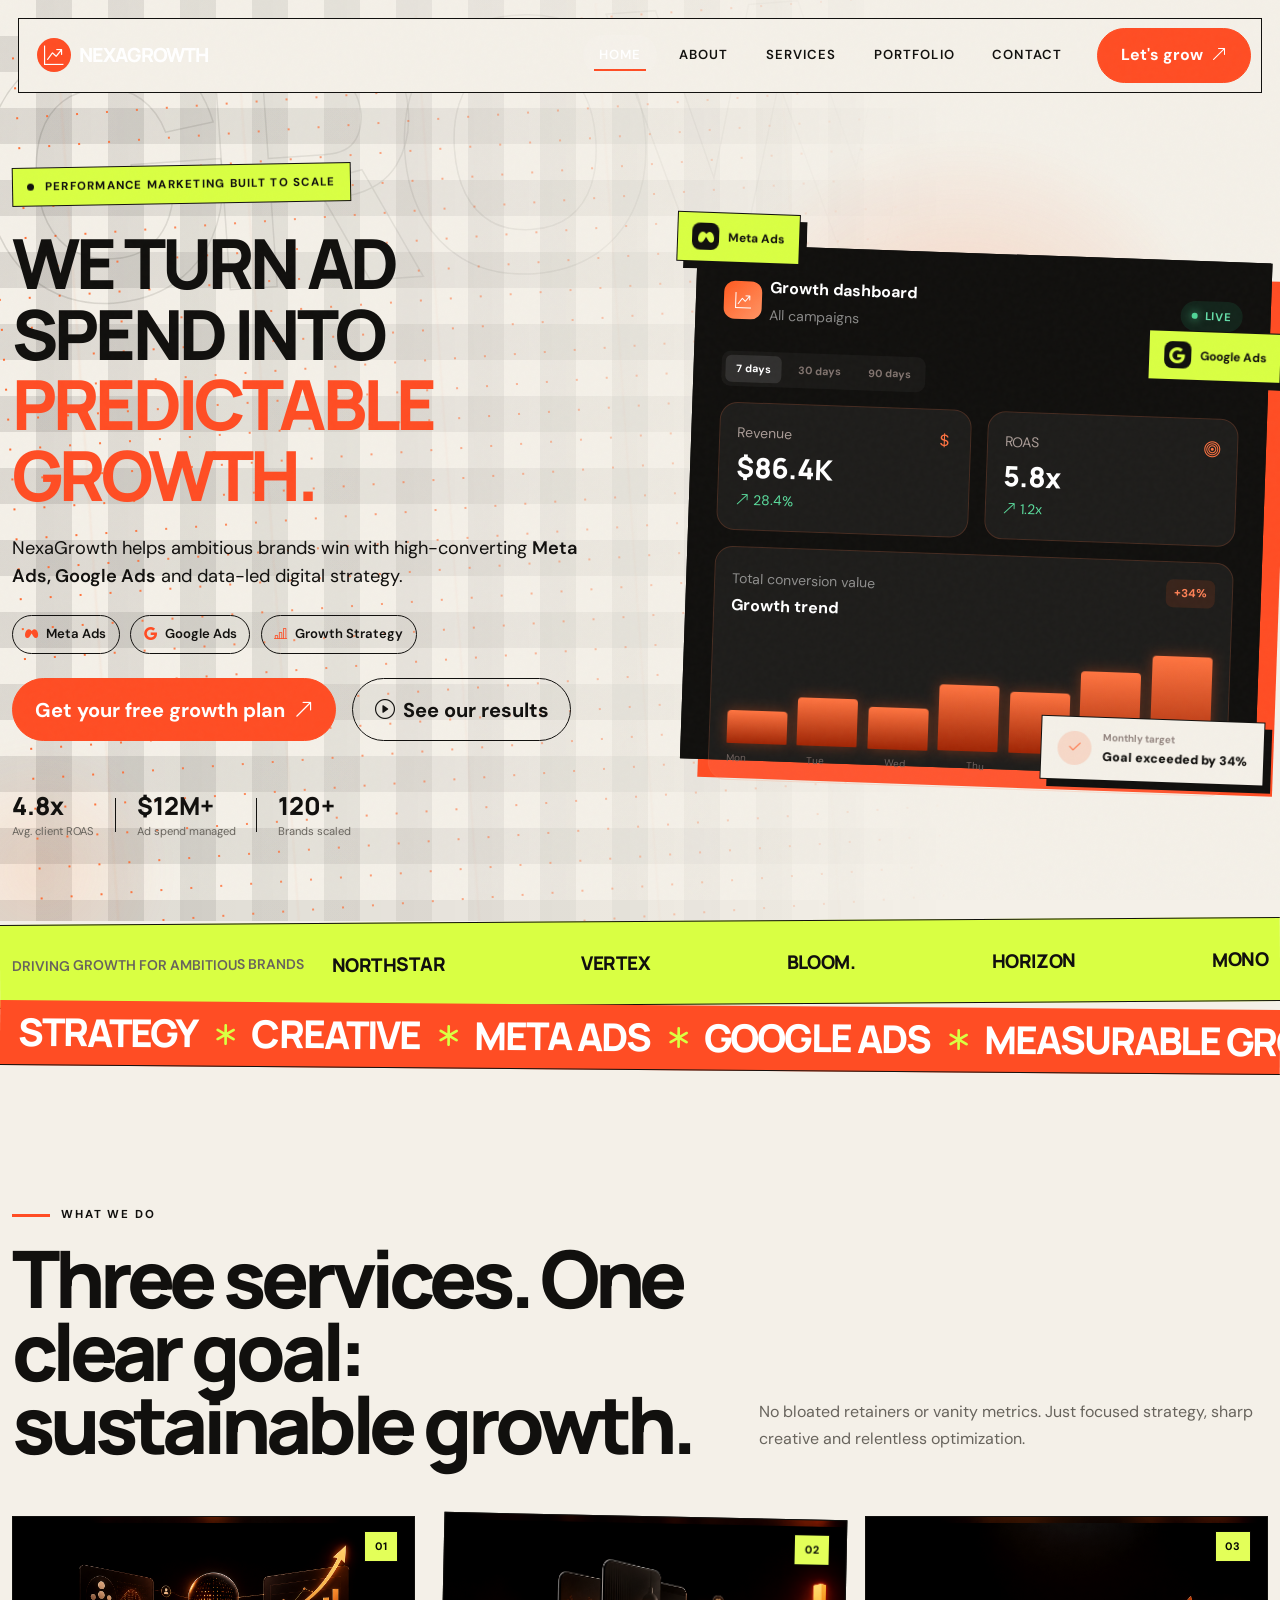
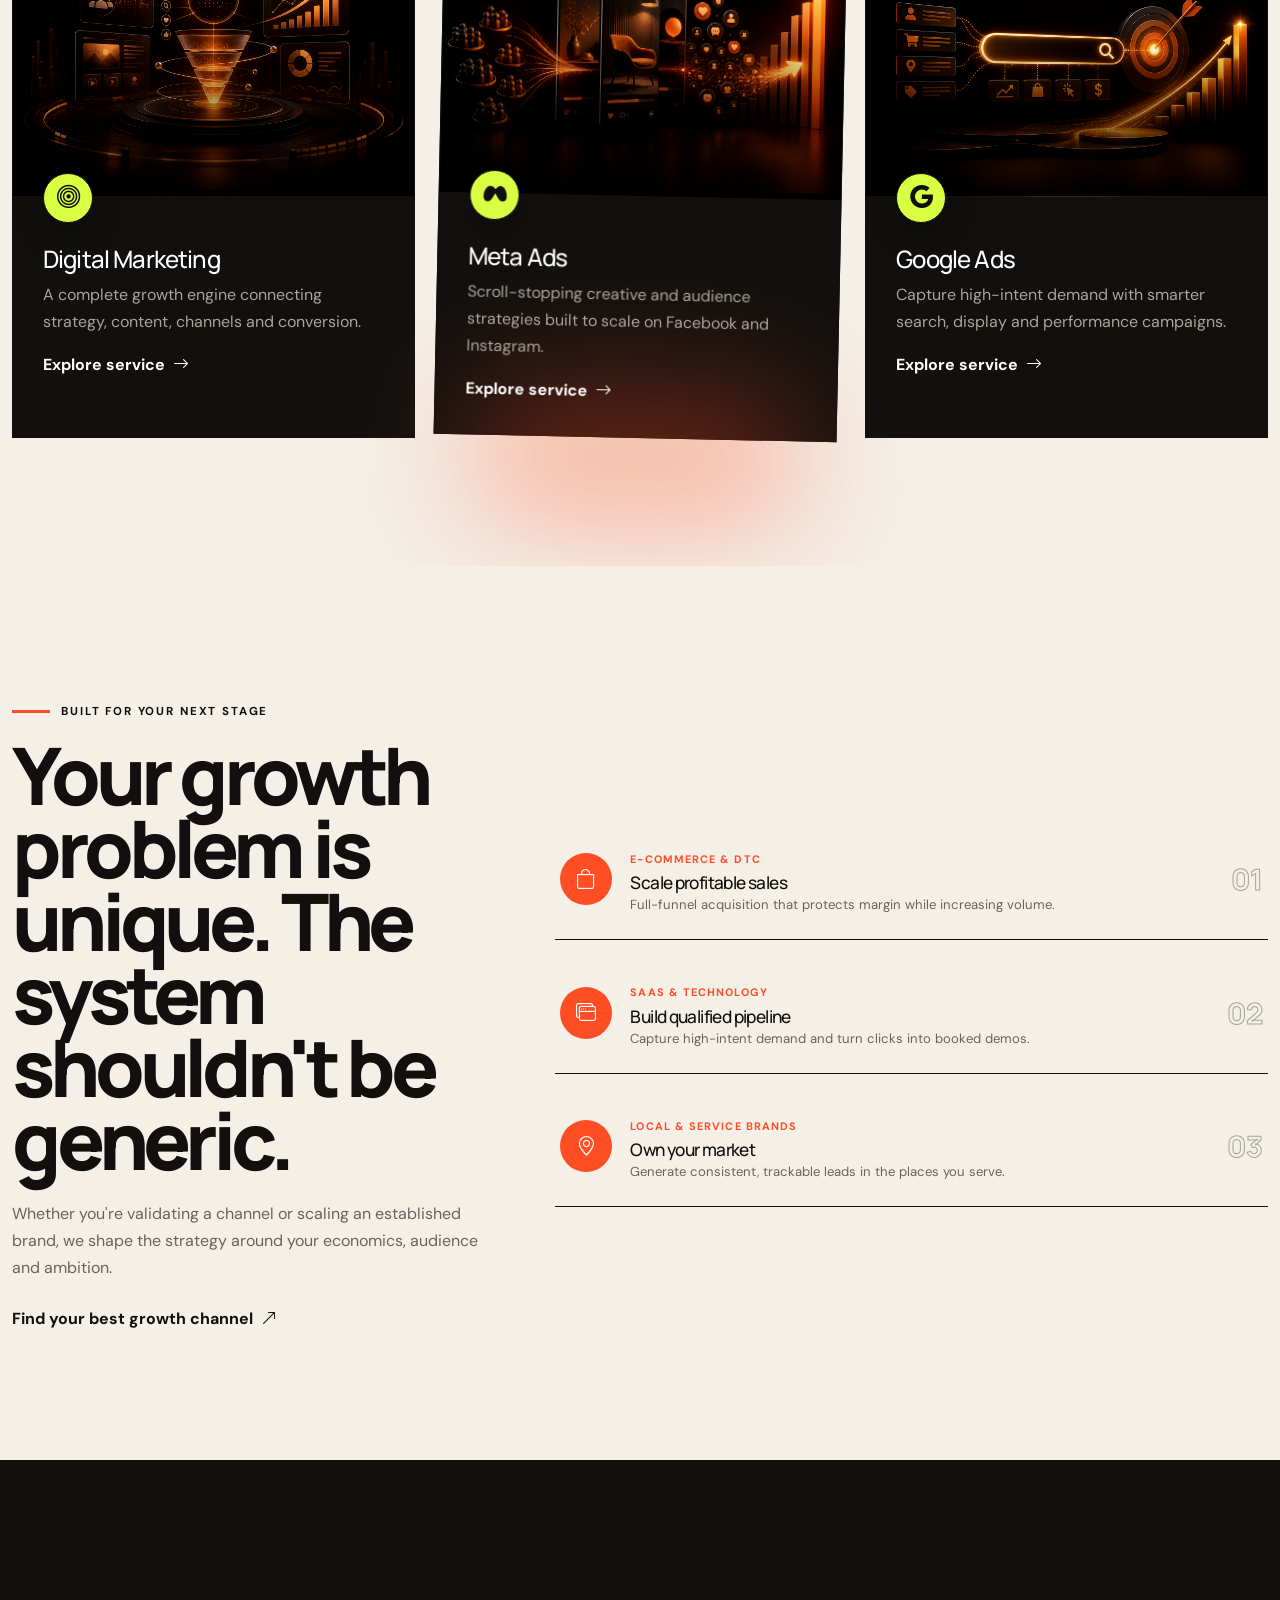
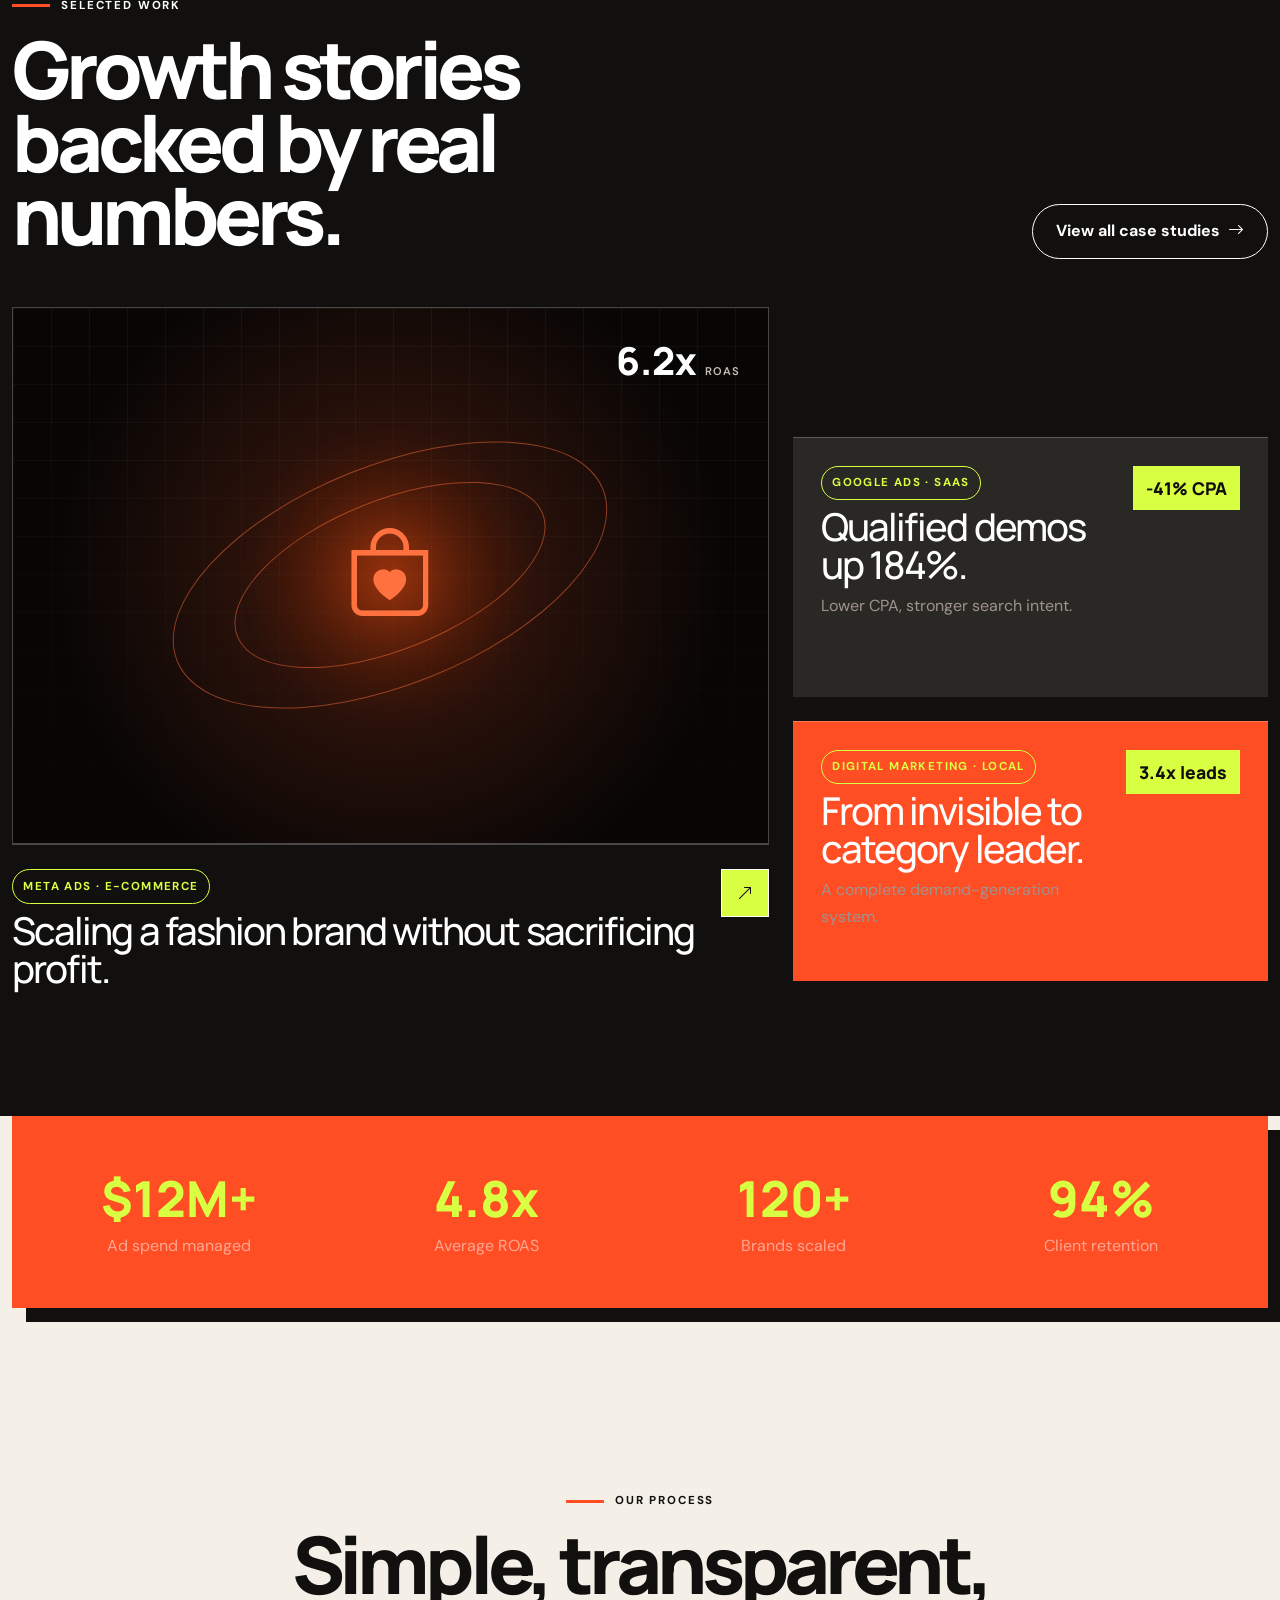
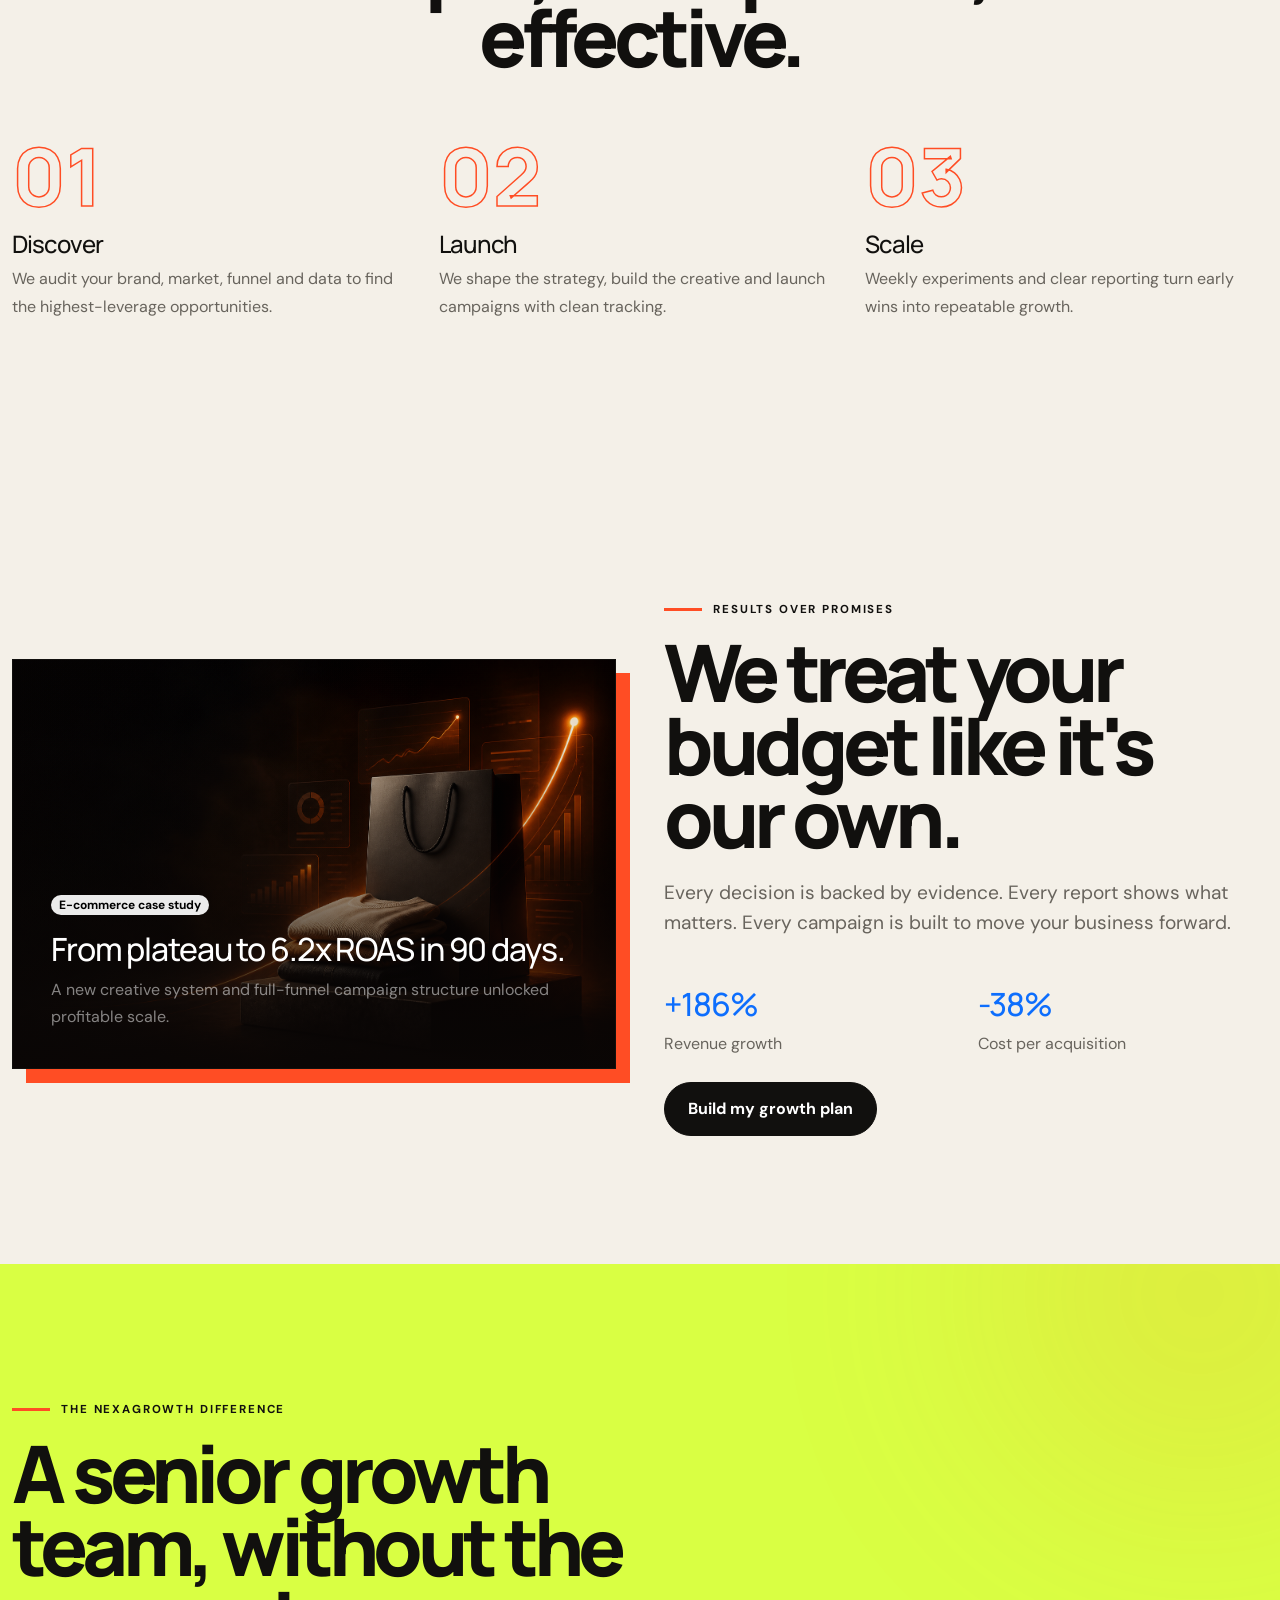
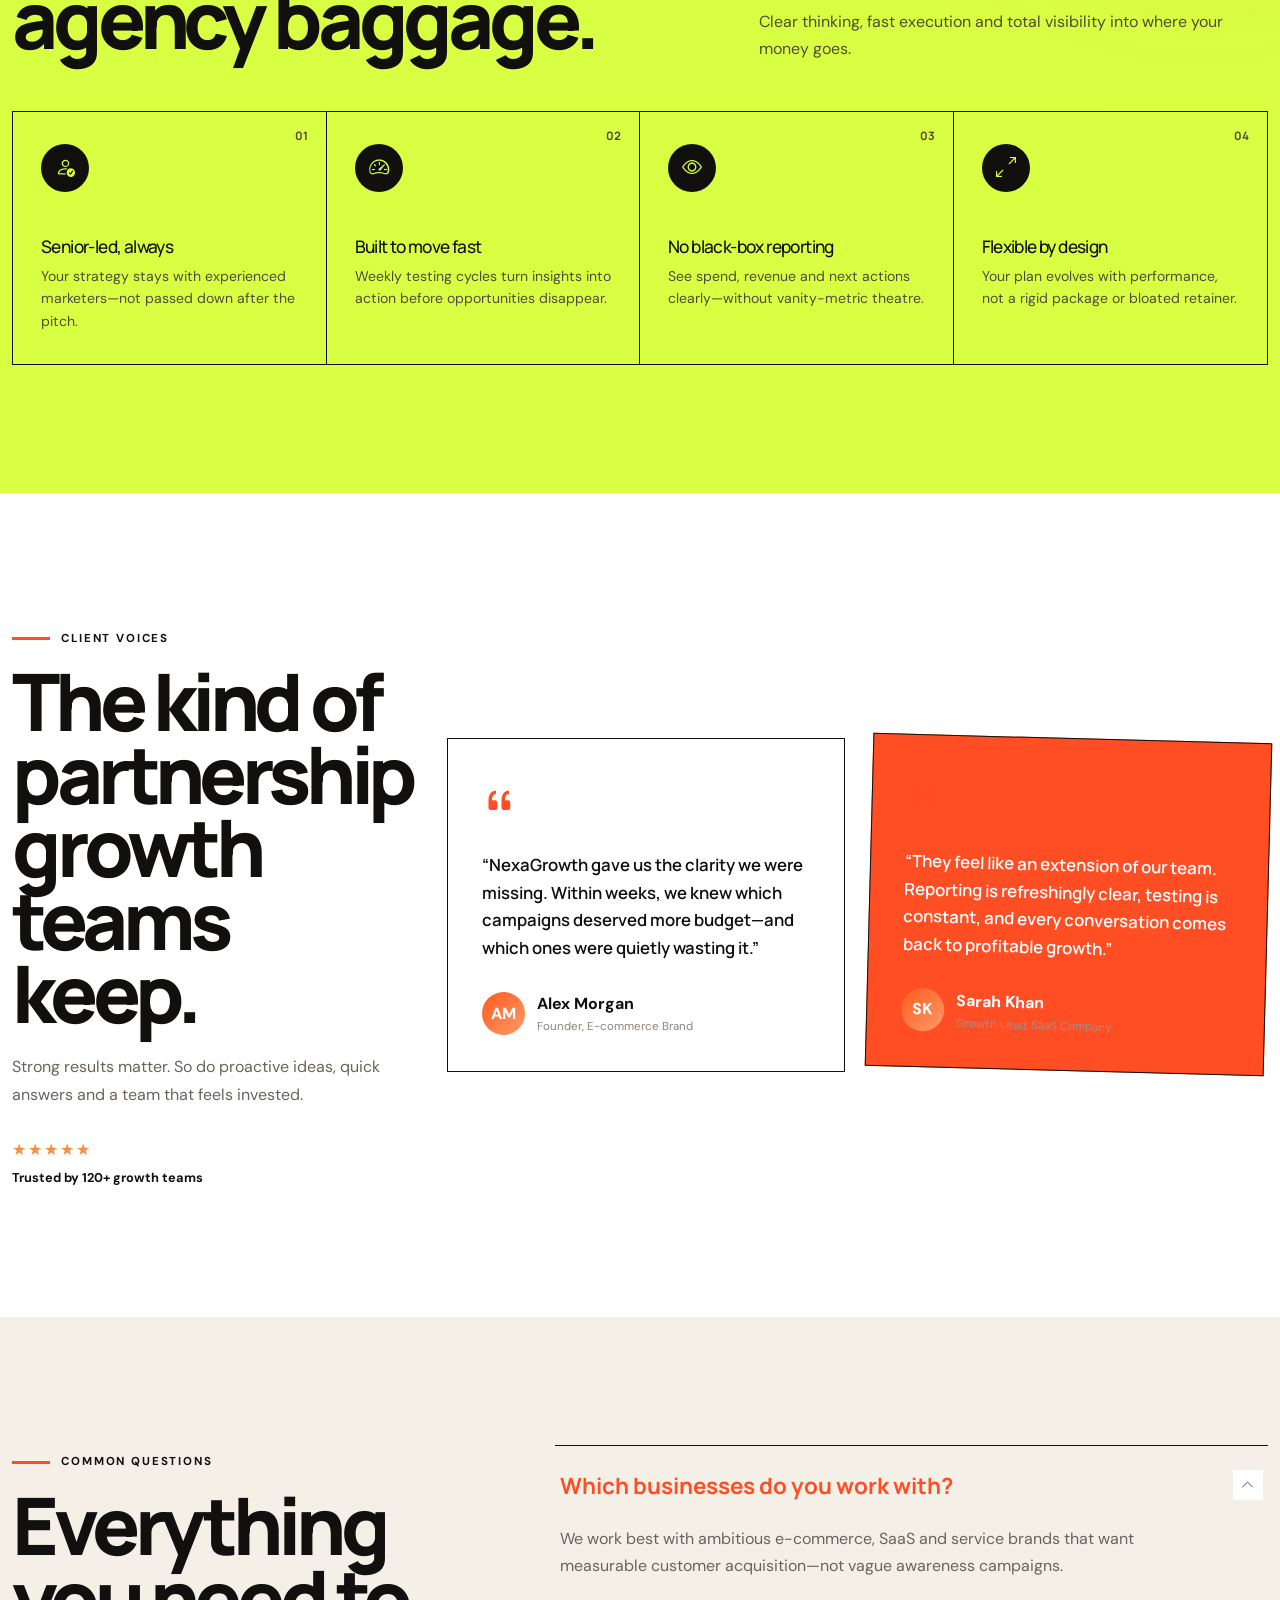
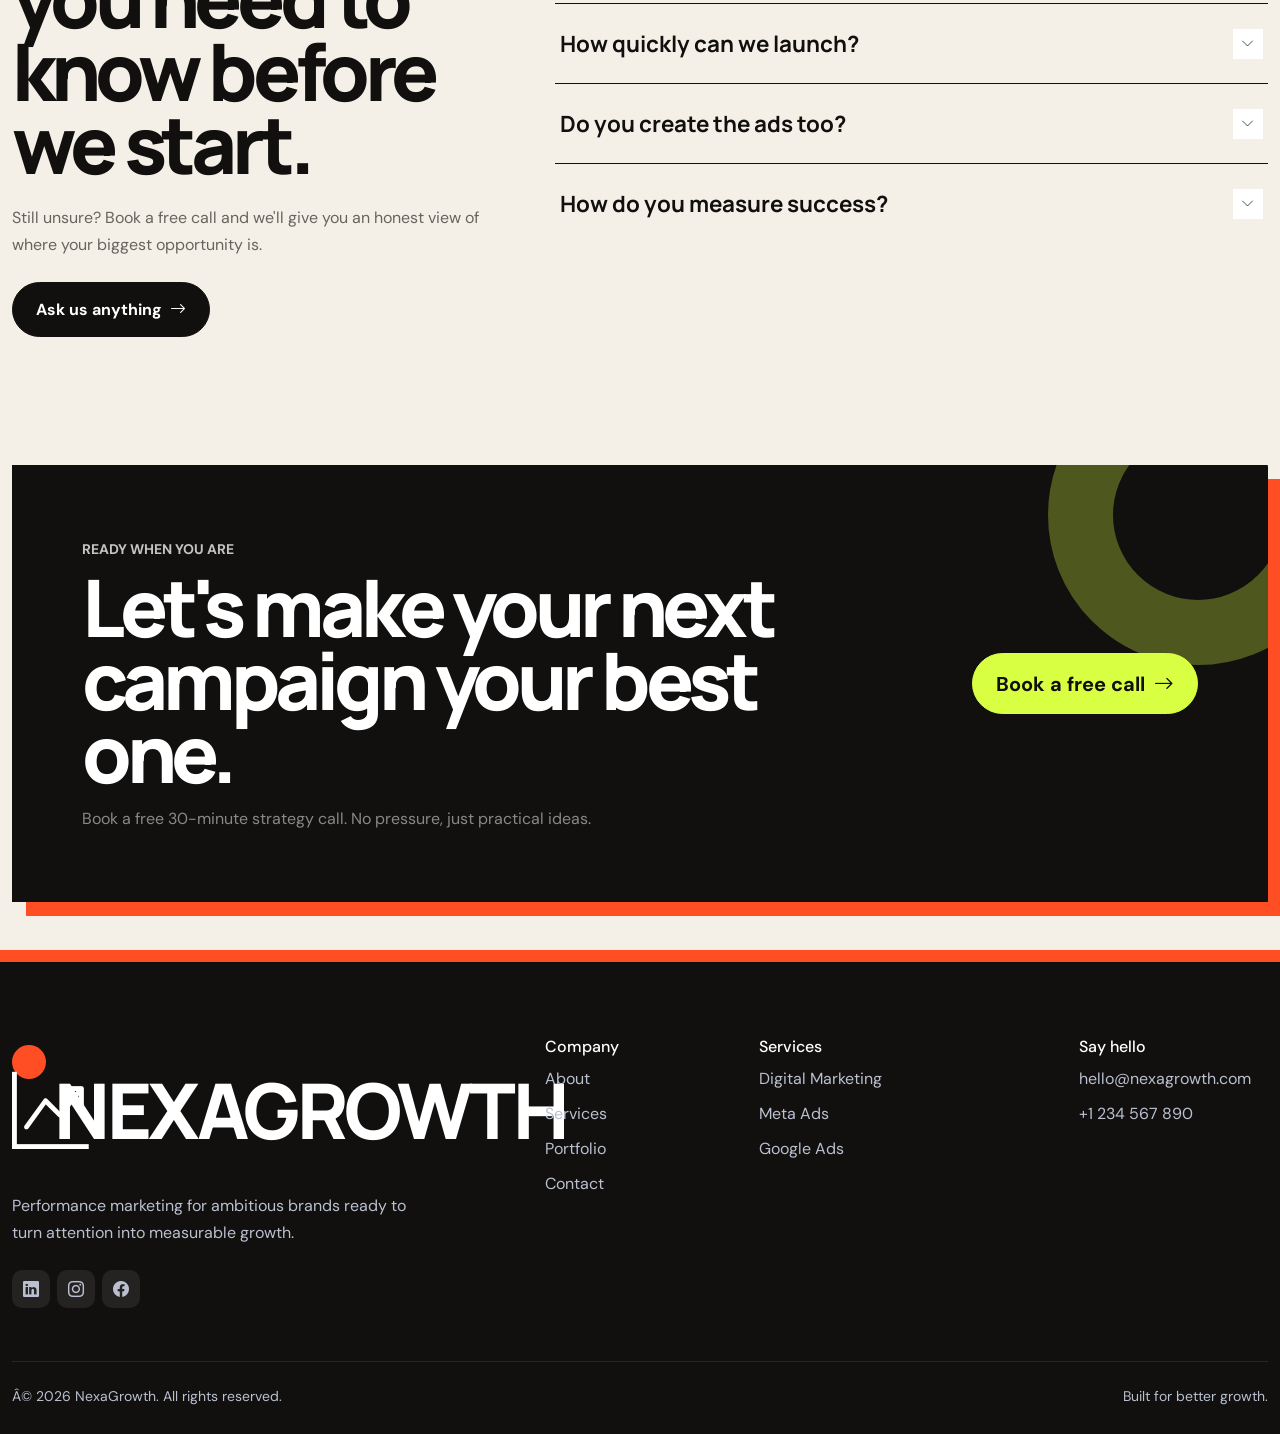
<file: index.html>
﻿<!doctype html><html lang="en"><head><meta charset="utf-8"><meta name="viewport" content="width=device-width,initial-scale=1"><meta name="description" content="NexaGrowth helps ambitious brands grow through digital marketing, Meta Ads and Google Ads."><title>NexaGrowth â€” Performance Marketing Agency</title><link href="https://cdn.jsdelivr.net/npm/bootstrap@5.3.3/dist/css/bootstrap.min.css" rel="stylesheet"><link href="https://cdn.jsdelivr.net/npm/bootstrap-icons@1.11.3/font/bootstrap-icons.css" rel="stylesheet"><link rel="stylesheet" href="css/style.css"></head><body>
<nav class="navbar navbar-expand-lg fixed-top"><div class="container"><a class="navbar-brand" href="index.html"><span class="brand-mark"><i class="bi bi-graph-up-arrow"></i></span>NexaGrowth</a><button class="navbar-toggler border-0" data-bs-toggle="collapse" data-bs-target="#nav"><span class="navbar-toggler-icon"></span></button><div class="collapse navbar-collapse" id="nav"><ul class="navbar-nav ms-auto align-items-lg-center"><li class="nav-item"><a class="nav-link active" href="index.html">Home</a></li><li><a class="nav-link" href="about.html">About</a></li><li><a class="nav-link" href="services.html">Services</a></li><li><a class="nav-link" href="portfolio.html">Portfolio</a></li><li><a class="nav-link" href="contact.html">Contact</a></li><li class="ms-lg-3"><a class="btn btn-primary" href="contact.html">Let's grow <i class="bi bi-arrow-up-right ms-1"></i></a></li></ul></div></div></nav>
<main><section class="hero"><div class="hero-glow hero-glow-one"></div><div class="hero-glow hero-glow-two"></div><div class="container"><div class="row align-items-center g-5"><div class="col-lg-6"><div class="hero-copy"><span class="hero-kicker mb-4"><span class="status-dot"></span>Performance marketing built to scale</span><h1 class="display-title mb-4">We turn ad spend into <span class="hero-highlight">predictable growth.</span></h1><p class="lead-copy mb-4">NexaGrowth helps ambitious brands win with high-converting <strong>Meta Ads, Google Ads</strong> and data-led digital strategy.</p><div class="hero-services mb-4" aria-label="Our core services"><span><i class="bi bi-meta"></i> Meta Ads</span><span><i class="bi bi-google"></i> Google Ads</span><span><i class="bi bi-bar-chart-line"></i> Growth Strategy</span></div><div class="d-flex flex-wrap gap-3 hero-actions"><a class="btn btn-primary btn-lg" href="contact.html">Get your free growth plan <i class="bi bi-arrow-up-right ms-1"></i></a><a class="btn btn-hero-secondary btn-lg" href="portfolio.html"><i class="bi bi-play-circle me-2"></i>See our results</a></div><div class="hero-proof mt-5"><div class="proof-item"><strong>4.8x</strong><span>Avg. client ROAS</span></div><div class="proof-divider"></div><div class="proof-item"><strong>$12M+</strong><span>Ad spend managed</span></div><div class="proof-divider"></div><div class="proof-item"><strong>120+</strong><span>Brands scaled</span></div></div></div></div><div class="col-lg-6"><div class="hero-visual"><div class="platform-pill platform-meta"><i class="bi bi-meta"></i><span>Meta Ads</span></div><div class="platform-pill platform-google"><i class="bi bi-google"></i><span>Google Ads</span></div><div class="dashboard"><div class="dash-top"><div class="d-flex align-items-center gap-2"><span class="brand-mini"><i class="bi bi-graph-up-arrow"></i></span><div><span class="d-block fw-bold">Growth dashboard</span><small class="text-white-50">All campaigns</small></div></div><span class="live-label"><i></i> Live</span></div><div class="dash-range"><span class="active">7 days</span><span>30 days</span><span>90 days</span></div><div class="row g-3"><div class="col-6"><div class="metric-card"><div class="metric-label"><small>Revenue</small><i class="bi bi-currency-dollar"></i></div><div class="metric-value">$86.4K</div><small class="metric-up"><i class="bi bi-arrow-up-right"></i> 28.4%</small></div></div><div class="col-6"><div class="metric-card"><div class="metric-label"><small>ROAS</small><i class="bi bi-bullseye"></i></div><div class="metric-value">5.8x</div><small class="metric-up"><i class="bi bi-arrow-up-right"></i> 1.2x</small></div></div><div class="col-12"><div class="metric-card chart-card"><div class="d-flex justify-content-between align-items-start"><div><small class="text-white-50">Total conversion value</small><span class="d-block fw-bold">Growth trend</span></div><span class="chart-percent">+34%</span></div><div class="chart"><span style="height:31%"></span><span style="height:45%"></span><span style="height:39%"></span><span style="height:62%"></span><span style="height:57%"></span><span style="height:79%"></span><span style="height:96%"></span></div><div class="chart-labels"><span>Mon</span><span>Tue</span><span>Wed</span><span>Thu</span><span>Fri</span><span>Sat</span><span>Sun</span></div></div></div></div></div><div class="float-badge"><span class="badge-icon"><i class="bi bi-check2"></i></span><span><small>Monthly target</small><strong>Goal exceeded by 34%</strong></span></div></div></div></div></div></section>
<section class="trusted"><div class="container"><div class="row align-items-center g-4"><div class="col-lg-3 text-muted small fw-semibold">DRIVING GROWTH FOR AMBITIOUS BRANDS</div><div class="col-lg-9"><div class="logo-cloud d-flex flex-wrap justify-content-lg-between gap-4"><span>Northstar</span><span>VERTEX</span><span>Bloom.</span><span>HORIZON</span><span>mono</span></div></div></div></div></section>
<section class="section-pad"><div class="container"><div class="row align-items-end mb-5"><div class="col-lg-7 reveal"><span class="eyebrow mb-3">What we do</span><h2 class="section-title">Three services. One clear goal: sustainable growth.</h2></div><div class="col-lg-5 reveal"><p class="text-muted">No bloated retainers or vanity metrics. Just focused strategy, sharp creative and relentless optimization.</p></div></div><div class="row g-4"><div class="col-md-4 reveal"><article class="service-card service-card-image"><div class="service-visual digital-visual"><span class="service-number">01</span></div><div class="service-card-body"><div class="icon-box"><i class="bi bi-bullseye"></i></div><h3 class="h4">Digital Marketing</h3><p class="text-muted">A complete growth engine connecting strategy, content, channels and conversion.</p><a class="text-link" href="service-detail.html?service=digital">Explore service <i class="bi bi-arrow-right ms-1"></i></a></div></article></div><div class="col-md-4 reveal"><article class="service-card service-card-image"><div class="service-visual meta-visual"><span class="service-number">02</span></div><div class="service-card-body"><div class="icon-box"><i class="bi bi-meta"></i></div><h3 class="h4">Meta Ads</h3><p class="text-muted">Scroll-stopping creative and audience strategies built to scale on Facebook and Instagram.</p><a class="text-link" href="service-detail.html?service=meta">Explore service <i class="bi bi-arrow-right ms-1"></i></a></div></article></div><div class="col-md-4 reveal"><article class="service-card service-card-image"><div class="service-visual google-visual"><span class="service-number">03</span></div><div class="service-card-body"><div class="icon-box"><i class="bi bi-google"></i></div><h3 class="h4">Google Ads</h3><p class="text-muted">Capture high-intent demand with smarter search, display and performance campaigns.</p><a class="text-link" href="service-detail.html?service=google">Explore service <i class="bi bi-arrow-right ms-1"></i></a></div></article></div></div></div></section>
<section class="section-pad portfolio-showcase"><div class="container"><div class="row align-items-end mb-5"><div class="col-lg-7 reveal"><span class="eyebrow mb-3">Selected work</span><h2 class="section-title">Growth stories backed by real numbers.</h2></div><div class="col-lg-5 text-lg-end reveal"><a class="btn btn-outline-dark" href="portfolio.html">View all case studies <i class="bi bi-arrow-right ms-1"></i></a></div></div><div class="row g-4"><div class="col-lg-7 reveal"><a class="case-card case-card-large" href="portfolio.html#fashion"><div class="case-visual"><span class="case-metric">6.2x <small>ROAS</small></span><div class="ad-orbit orbit-one"></div><div class="ad-orbit orbit-two"></div><i class="bi bi-bag-heart case-icon"></i></div><div class="case-content"><div><span class="case-tag">Meta Ads · E-commerce</span><h3>Scaling a fashion brand without sacrificing profit.</h3></div><i class="bi bi-arrow-up-right case-arrow"></i></div></a></div><div class="col-lg-5"><div class="row g-4"><div class="col-12 reveal"><a class="case-card case-card-small" href="portfolio.html#saas"><div class="case-content"><div><span class="case-tag">Google Ads · SaaS</span><h3>Qualified demos up 184%.</h3><p>Lower CPA, stronger search intent.</p></div><span class="mini-result">-41% CPA</span></div></a></div><div class="col-12 reveal"><a class="case-card case-card-small accent" href="portfolio.html#local"><div class="case-content"><div><span class="case-tag">Digital Marketing · Local</span><h3>From invisible to category leader.</h3><p>A complete demand-generation system.</p></div><span class="mini-result">3.4x leads</span></div></a></div></div></div></div></div></section><section class="pb-5"><div class="container"><div class="stat-strip reveal"><div class="row text-center g-4"><div class="col-6 col-lg-3"><div class="stat-number">$12M+</div><div class="text-white-50">Ad spend managed</div></div><div class="col-6 col-lg-3"><div class="stat-number">4.8x</div><div class="text-white-50">Average ROAS</div></div><div class="col-6 col-lg-3"><div class="stat-number">120+</div><div class="text-white-50">Brands scaled</div></div><div class="col-6 col-lg-3"><div class="stat-number">94%</div><div class="text-white-50">Client retention</div></div></div></div></div></section>
<section class="section-pad section-soft"><div class="container"><div class="text-center mx-auto mb-5 reveal" style="max-width:700px"><span class="eyebrow mb-3">Our process</span><h2 class="section-title">Simple, transparent, effective.</h2></div><div class="row g-4"><div class="col-md-4 reveal"><div class="process-num">01</div><h3 class="h4">Discover</h3><p class="text-muted">We audit your brand, market, funnel and data to find the highest-leverage opportunities.</p></div><div class="col-md-4 reveal"><div class="process-num">02</div><h3 class="h4">Launch</h3><p class="text-muted">We shape the strategy, build the creative and launch campaigns with clean tracking.</p></div><div class="col-md-4 reveal"><div class="process-num">03</div><h3 class="h4">Scale</h3><p class="text-muted">Weekly experiments and clear reporting turn early wins into repeatable growth.</p></div></div></div></section>
<section class="section-pad"><div class="container"><div class="row align-items-center g-5"><div class="col-lg-6 reveal"><div class="project-card"><div><span class="badge rounded-pill text-bg-light mb-3">E-commerce case study</span><h3 class="h2">From plateau to 6.2x ROAS in 90 days.</h3><p class="text-white-50 mb-0">A new creative system and full-funnel campaign structure unlocked profitable scale.</p></div></div></div><div class="col-lg-6 reveal"><span class="eyebrow mb-3">Results over promises</span><h2 class="section-title mb-4">We treat your budget like it's our own.</h2><p class="lead-copy">Every decision is backed by evidence. Every report shows what matters. Every campaign is built to move your business forward.</p><div class="row mt-4 g-4"><div class="col-6"><h3 class="h2 text-primary">+186%</h3><p class="text-muted mb-0">Revenue growth</p></div><div class="col-6"><h3 class="h2 text-primary">-38%</h3><p class="text-muted mb-0">Cost per acquisition</p></div></div><a class="btn btn-dark mt-4" href="contact.html">Build my growth plan</a></div></div></div></section>
<section class="pb-5"><div class="container"><div class="cta reveal"><div class="row align-items-center position-relative" style="z-index:1"><div class="col-lg-8"><span class="text-uppercase small fw-bold opacity-75">Ready when you are</span><h2 class="section-title mt-2 mb-3">Let's make your next campaign your best one.</h2><p class="mb-lg-0 text-white-50">Book a free 30-minute strategy call. No pressure, just practical ideas.</p></div><div class="col-lg-4 text-lg-end mt-4 mt-lg-0"><a class="btn btn-light btn-lg" href="contact.html">Book a free call <i class="bi bi-arrow-right ms-1"></i></a></div></div></div></div></section></main>
<footer><div class="container"><div class="row g-4"><div class="col-lg-5"><a class="navbar-brand text-white" href="index.html"><span class="brand-mark"><i class="bi bi-graph-up-arrow"></i></span>NexaGrowth</a><p class="mt-3" style="max-width:400px">Performance marketing for ambitious brands ready to turn attention into measurable growth.</p><div class="social"><a href="#" aria-label="LinkedIn"><i class="bi bi-linkedin"></i></a><a href="#" aria-label="Instagram"><i class="bi bi-instagram"></i></a><a href="#" aria-label="Facebook"><i class="bi bi-facebook"></i></a></div></div><div class="col-6 col-lg-2"><h6>Company</h6><a href="about.html">About</a><a href="services.html">Services</a><a href="portfolio.html">Portfolio</a><a href="contact.html">Contact</a></div><div class="col-6 col-lg-3"><h6>Services</h6><a href="service-detail.html?service=digital">Digital Marketing</a><a href="service-detail.html?service=meta">Meta Ads</a><a href="service-detail.html?service=google">Google Ads</a></div><div class="col-lg-2"><h6>Say hello</h6><a href="mailto:hello@nexagrowth.com">hello@nexagrowth.com</a><p>+1 234 567 890</p></div></div><div class="footer-bottom d-flex flex-wrap justify-content-between"><small>Â© <span id="year"></span> NexaGrowth. All rights reserved.</small><small>Built for better growth.</small></div></div></footer><script src="https://cdn.jsdelivr.net/npm/bootstrap@5.3.3/dist/js/bootstrap.bundle.min.js"></script><script src="js/main.js"></script></body></html>
</file>
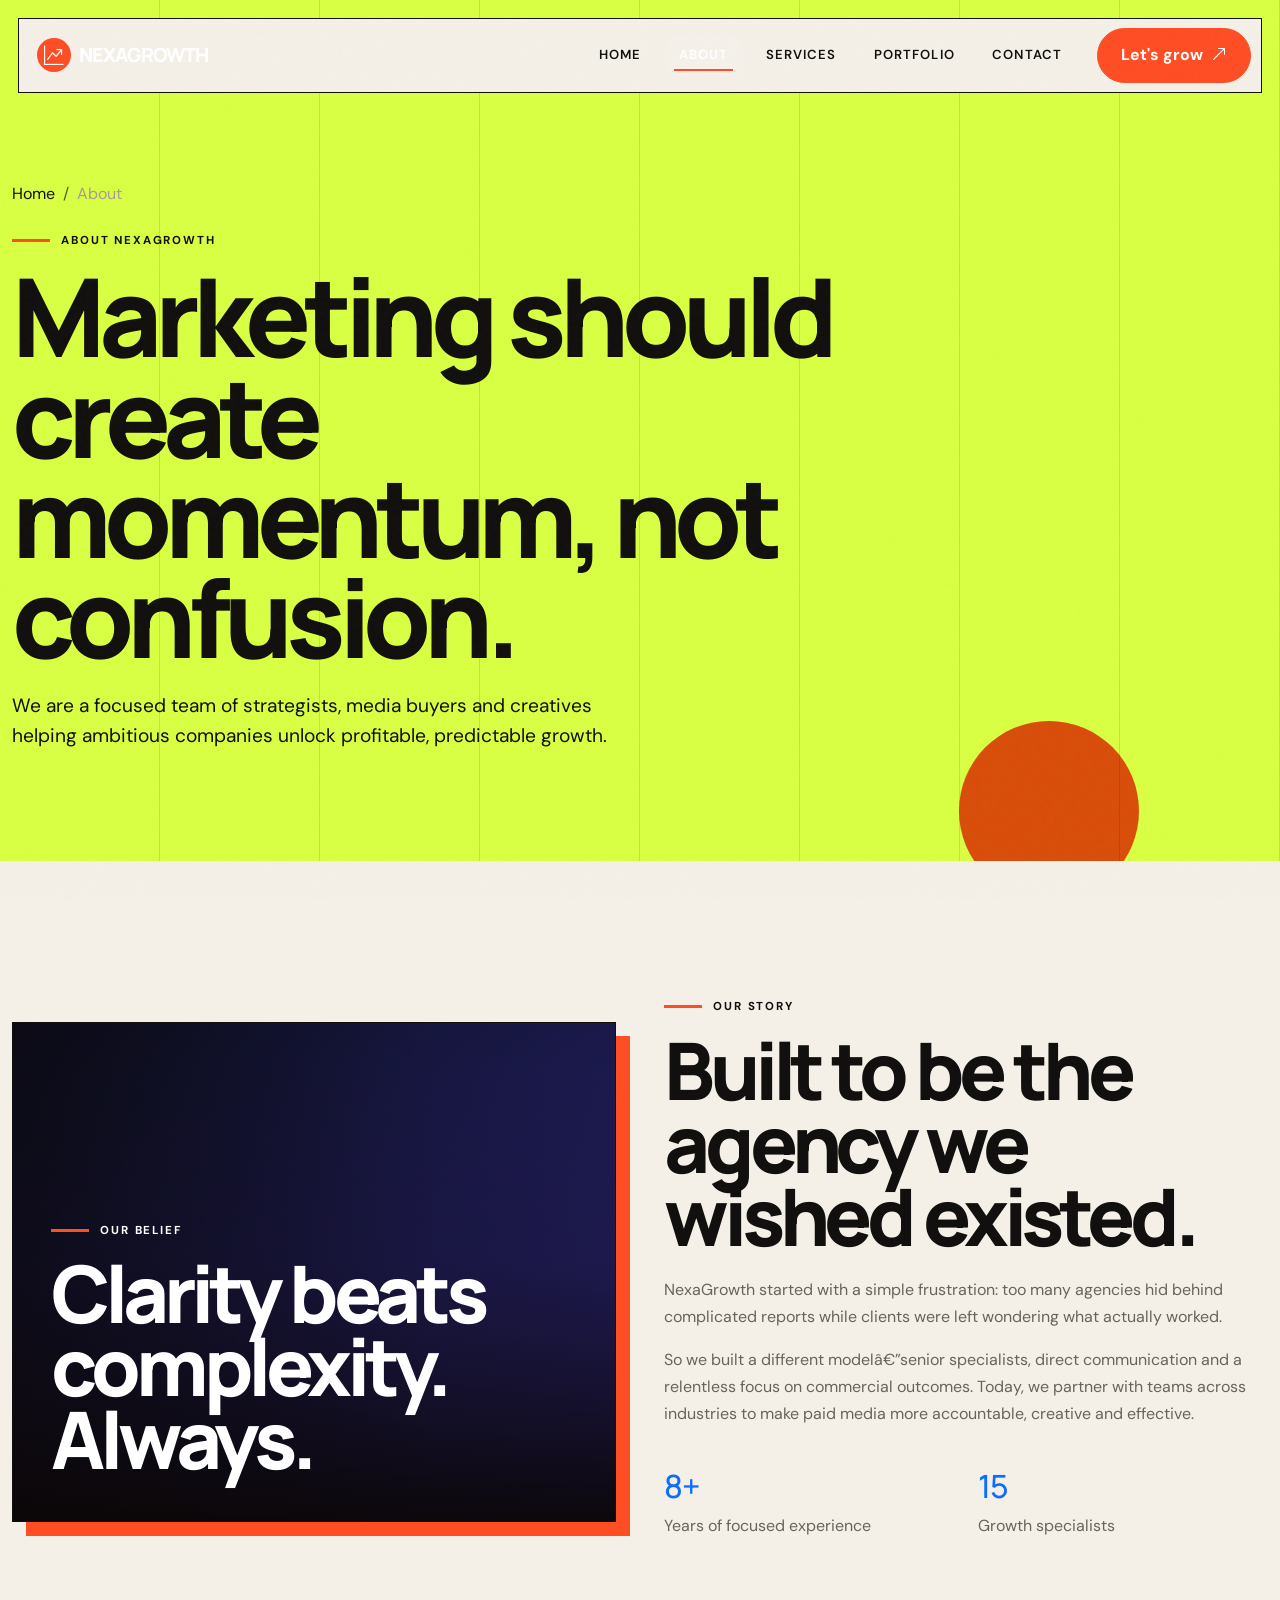
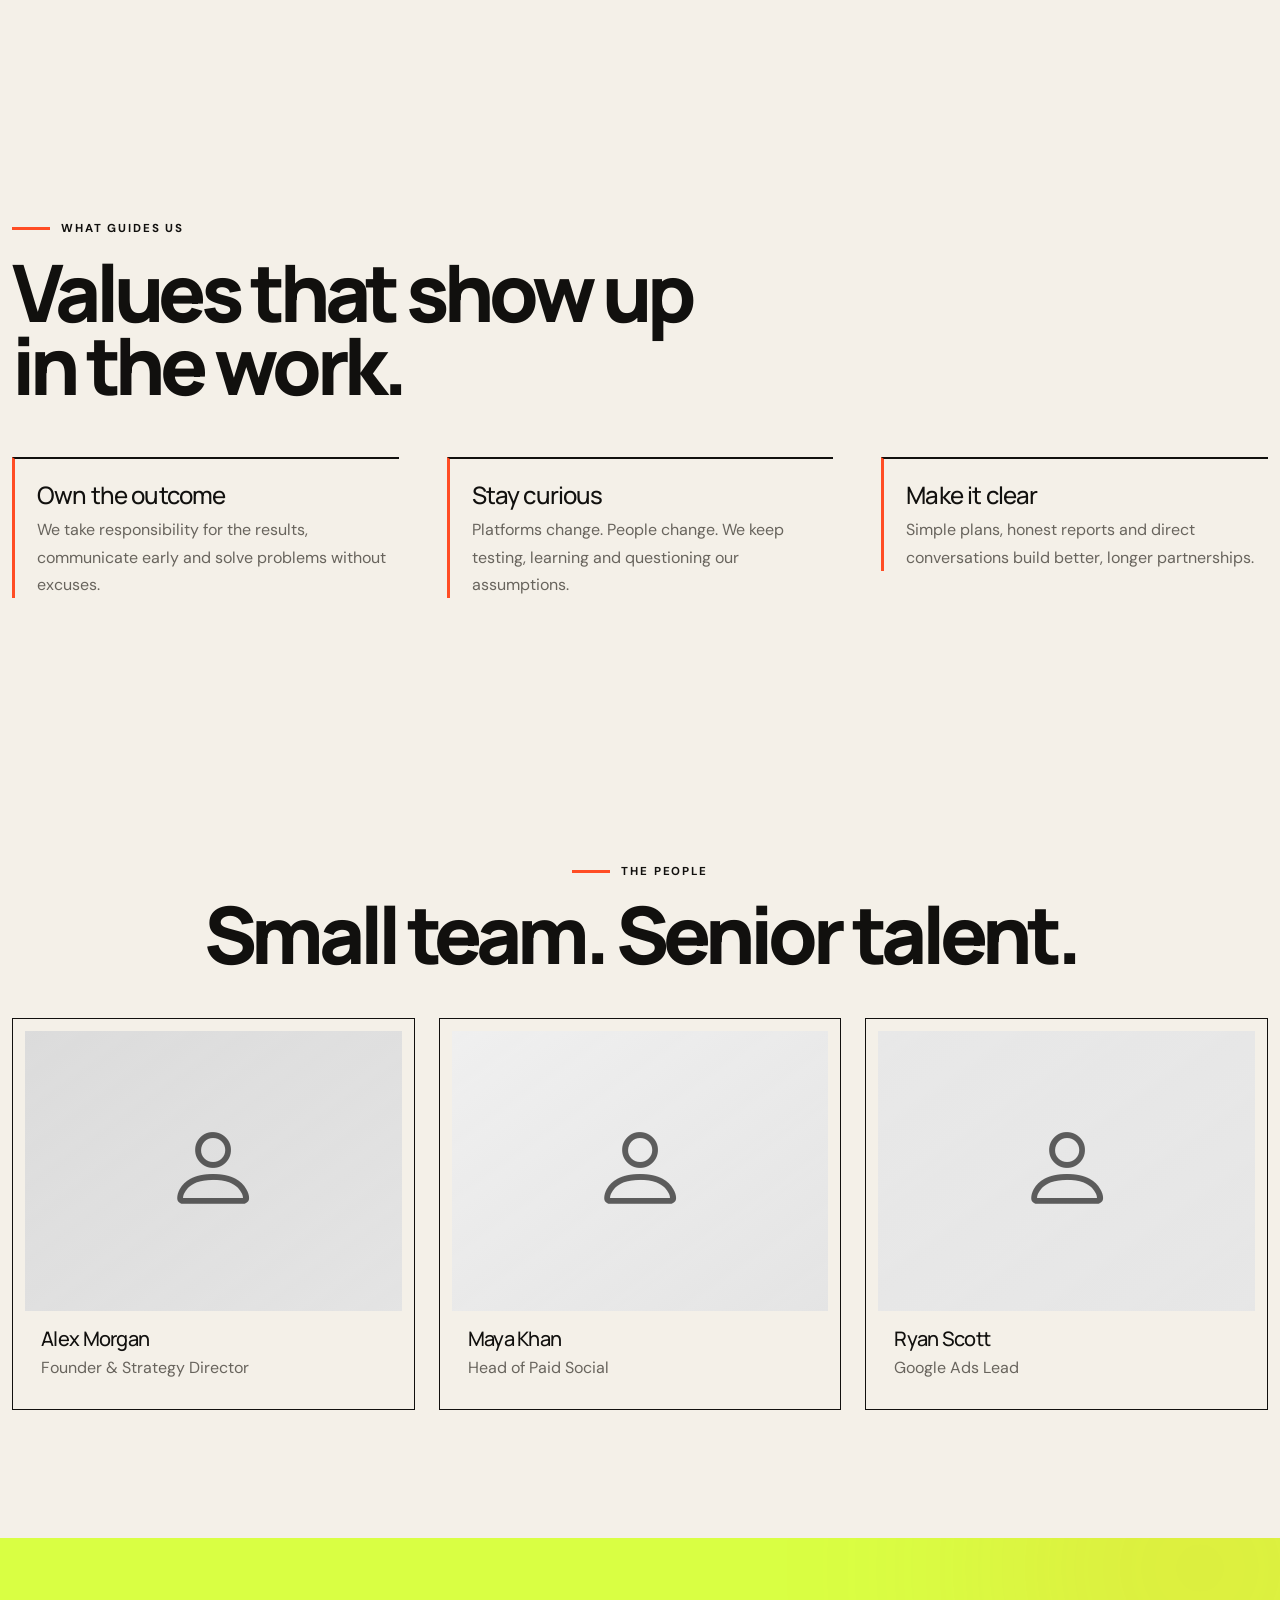
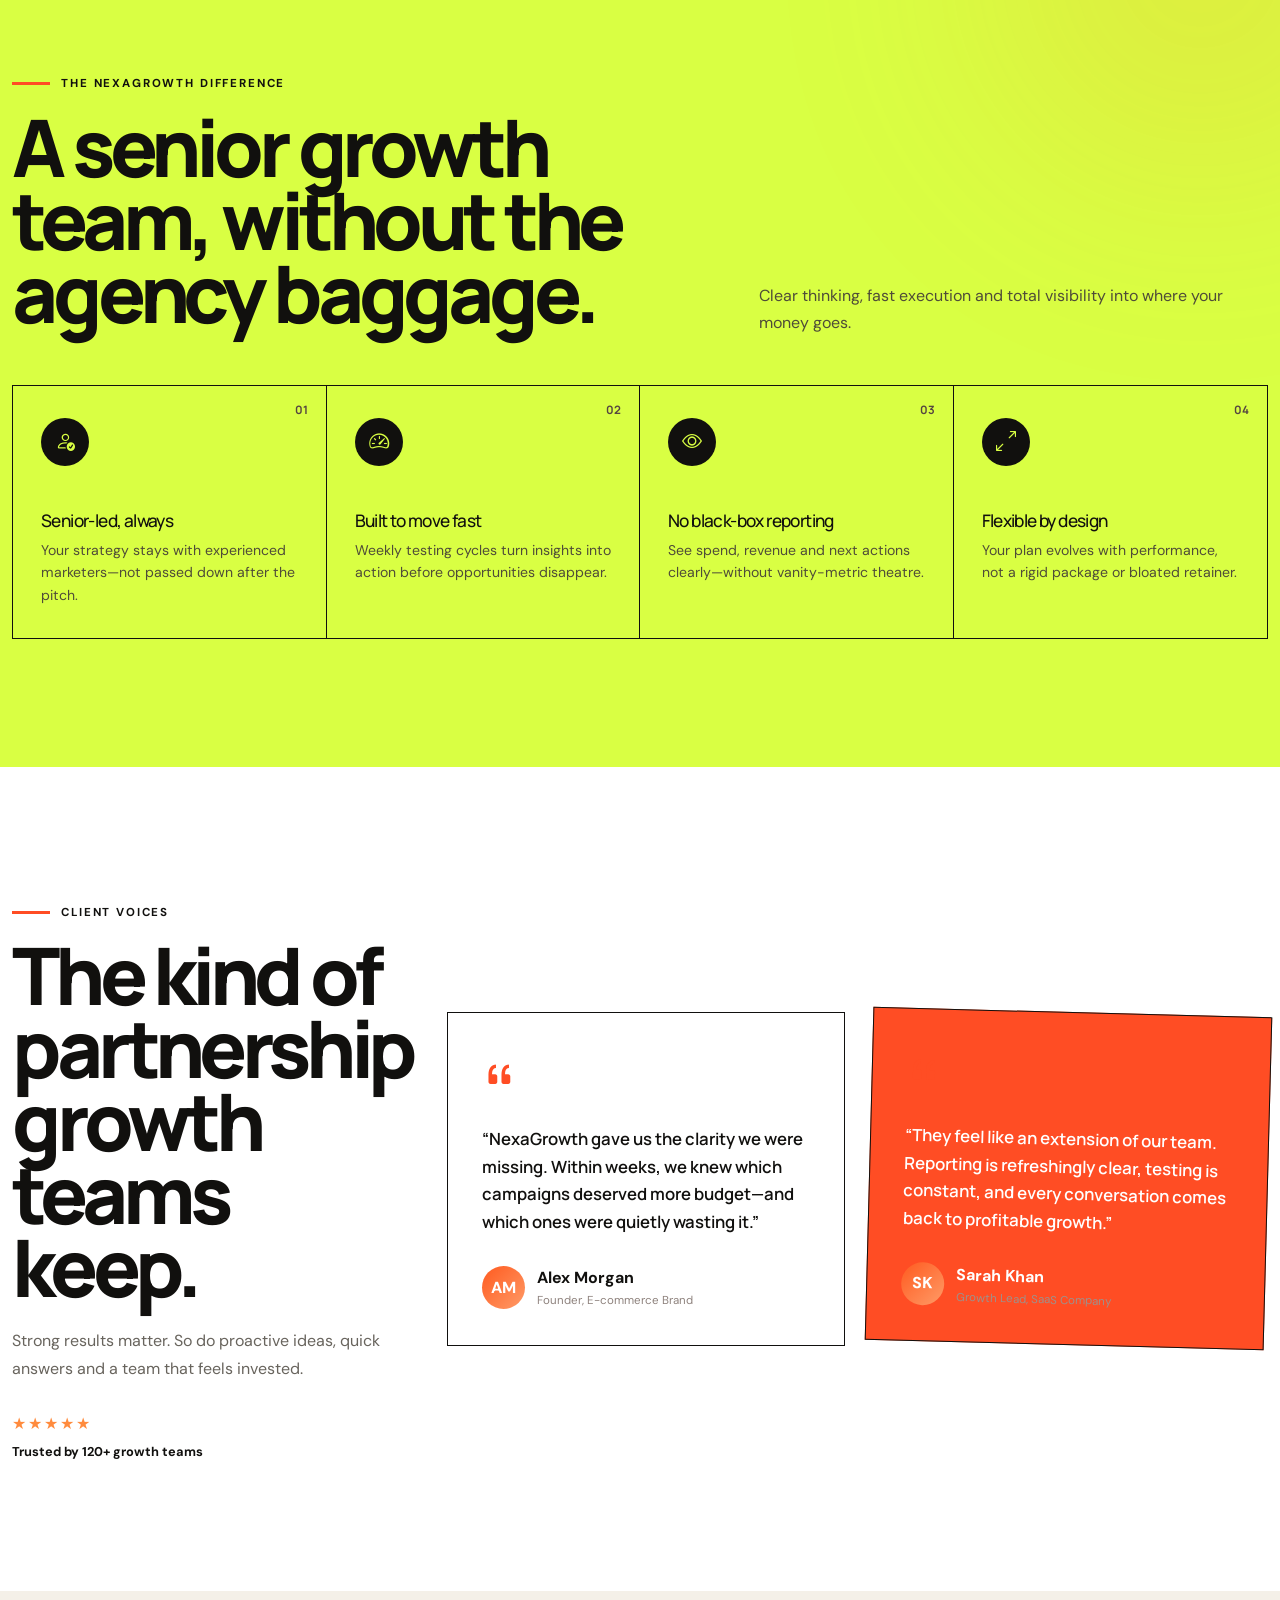
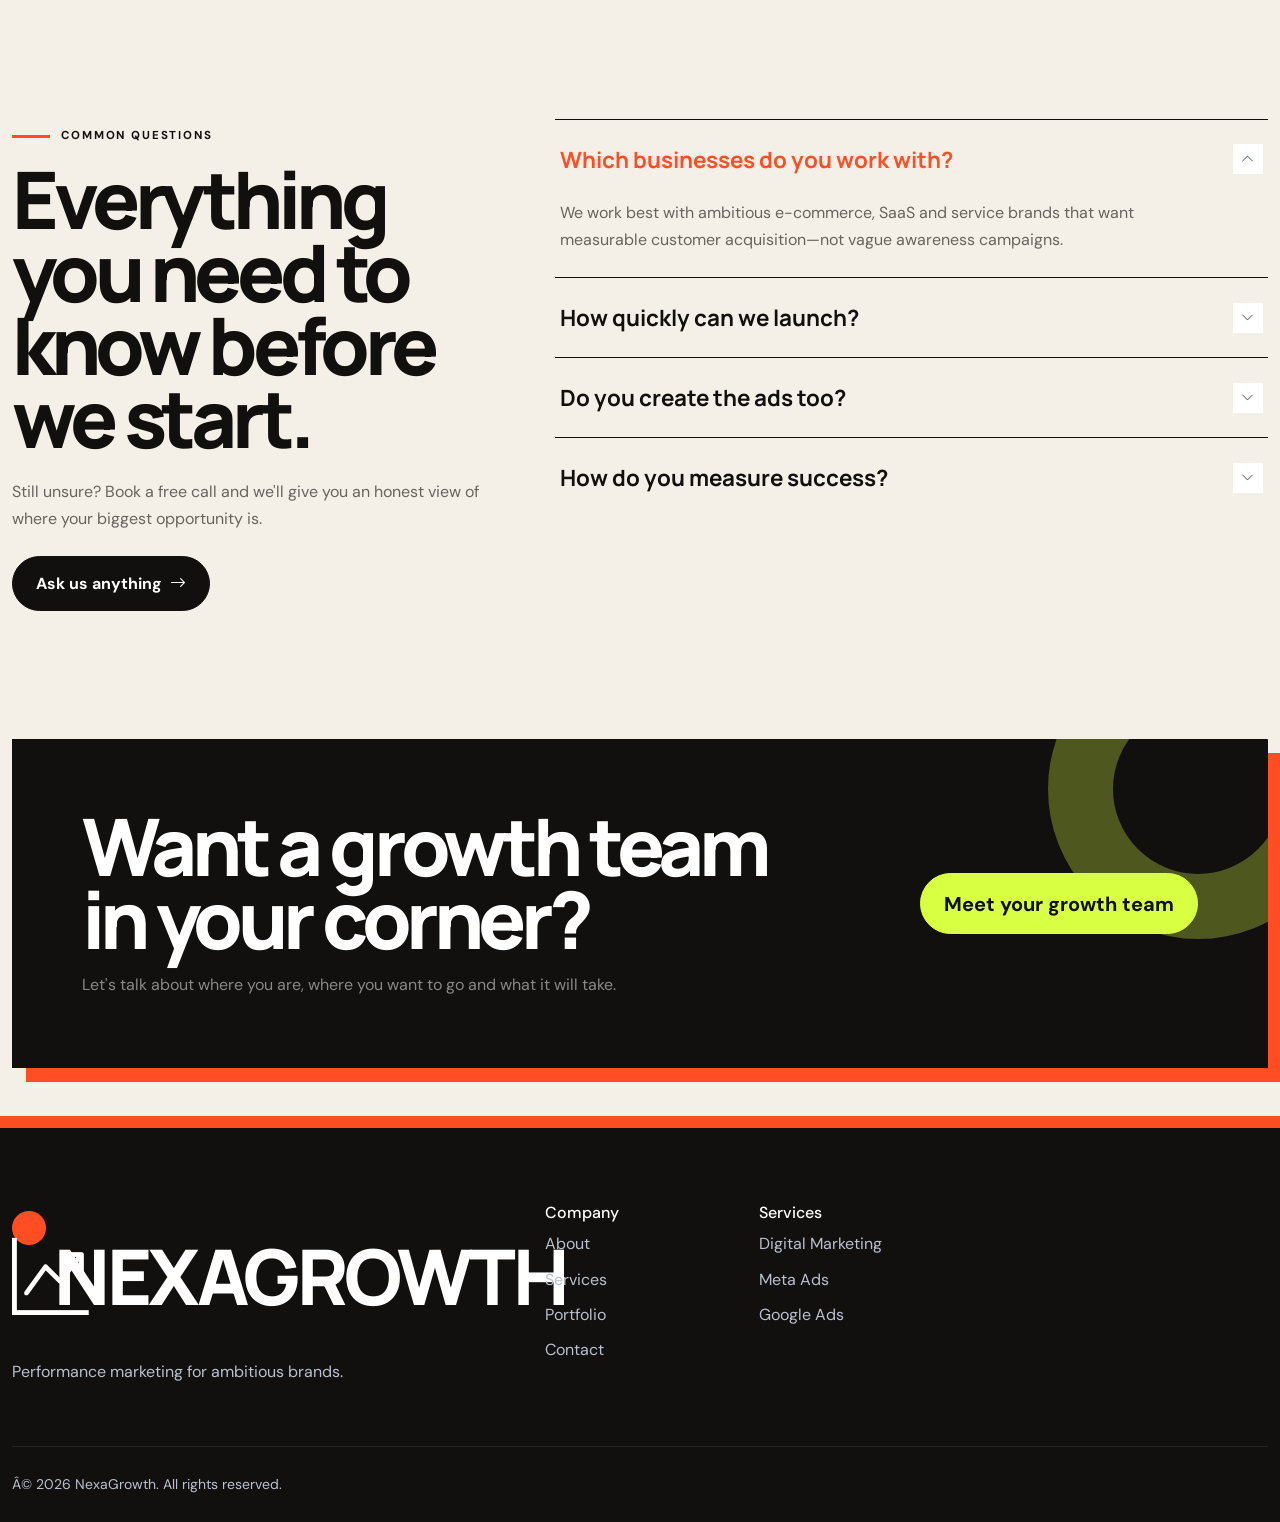
<file: about.html>
﻿<!doctype html><html lang="en"><head><meta charset="utf-8"><meta name="viewport" content="width=device-width,initial-scale=1"><title>About â€” NexaGrowth</title><link href="https://cdn.jsdelivr.net/npm/bootstrap@5.3.3/dist/css/bootstrap.min.css" rel="stylesheet"><link href="https://cdn.jsdelivr.net/npm/bootstrap-icons@1.11.3/font/bootstrap-icons.css" rel="stylesheet"><link rel="stylesheet" href="css/style.css"></head><body><nav class="navbar navbar-expand-lg fixed-top"><div class="container"><a class="navbar-brand" href="index.html"><span class="brand-mark"><i class="bi bi-graph-up-arrow"></i></span>NexaGrowth</a><button class="navbar-toggler border-0" data-bs-toggle="collapse" data-bs-target="#nav"><span class="navbar-toggler-icon"></span></button><div class="collapse navbar-collapse" id="nav"><ul class="navbar-nav ms-auto align-items-lg-center"><li><a class="nav-link" href="index.html">Home</a></li><li><a class="nav-link active" href="about.html">About</a></li><li><a class="nav-link" href="services.html">Services</a></li><li><a class="nav-link" href="portfolio.html">Portfolio</a></li><li><a class="nav-link" href="contact.html">Contact</a></li><li class="ms-lg-3"><a class="btn btn-primary" href="contact.html">Let's grow <i class="bi bi-arrow-up-right ms-1"></i></a></li></ul></div></div></nav>
<main><section class="page-hero"><div class="container"><nav><ol class="breadcrumb"><li class="breadcrumb-item"><a href="index.html">Home</a></li><li class="breadcrumb-item active">About</li></ol></nav><div class="row"><div class="col-lg-8"><span class="eyebrow mb-3">About NexaGrowth</span><h1 class="display-title mb-4">Marketing should create momentum, not confusion.</h1><p class="lead-copy">We are a focused team of strategists, media buyers and creatives helping ambitious companies unlock profitable, predictable growth.</p></div></div></div></section>
<section class="section-pad"><div class="container"><div class="row align-items-center g-5"><div class="col-lg-6 reveal"><div class="project-card" style="min-height:500px;background:linear-gradient(145deg,#0c1024,#2c257d)"><div><span class="eyebrow text-white mb-3">Our belief</span><h2 class="section-title">Clarity beats complexity. Always.</h2></div></div></div><div class="col-lg-6 reveal"><span class="eyebrow mb-3">Our story</span><h2 class="section-title mb-4">Built to be the agency we wished existed.</h2><p class="text-muted">NexaGrowth started with a simple frustration: too many agencies hid behind complicated reports while clients were left wondering what actually worked.</p><p class="text-muted">So we built a different modelâ€”senior specialists, direct communication and a relentless focus on commercial outcomes. Today, we partner with teams across industries to make paid media more accountable, creative and effective.</p><div class="row g-4 mt-3"><div class="col-6"><h3 class="h2 text-primary">8+</h3><p class="text-muted">Years of focused experience</p></div><div class="col-6"><h3 class="h2 text-primary">15</h3><p class="text-muted">Growth specialists</p></div></div></div></div></div></section>
<section class="section-pad section-soft"><div class="container"><div class="row mb-5"><div class="col-lg-7 reveal"><span class="eyebrow mb-3">What guides us</span><h2 class="section-title">Values that show up in the work.</h2></div></div><div class="row g-5"><div class="col-md-4 reveal"><div class="value-card"><h3 class="h4">Own the outcome</h3><p class="text-muted mb-0">We take responsibility for the results, communicate early and solve problems without excuses.</p></div></div><div class="col-md-4 reveal"><div class="value-card"><h3 class="h4">Stay curious</h3><p class="text-muted mb-0">Platforms change. People change. We keep testing, learning and questioning our assumptions.</p></div></div><div class="col-md-4 reveal"><div class="value-card"><h3 class="h4">Make it clear</h3><p class="text-muted mb-0">Simple plans, honest reports and direct conversations build better, longer partnerships.</p></div></div></div></div></section>
<section class="section-pad"><div class="container"><div class="text-center mb-5 reveal"><span class="eyebrow mb-3">The people</span><h2 class="section-title">Small team. Senior talent.</h2></div><div class="row g-4"><div class="col-md-4 reveal"><div class="team-card"><div class="team-photo"><i class="bi bi-person"></i></div><div class="p-3"><h3 class="h5 mb-1">Alex Morgan</h3><p class="text-muted mb-0">Founder & Strategy Director</p></div></div></div><div class="col-md-4 reveal"><div class="team-card"><div class="team-photo" style="background:linear-gradient(145deg,#d9f6ef,#ffe1b8)"><i class="bi bi-person"></i></div><div class="p-3"><h3 class="h5 mb-1">Maya Khan</h3><p class="text-muted mb-0">Head of Paid Social</p></div></div></div><div class="col-md-4 reveal"><div class="team-card"><div class="team-photo" style="background:linear-gradient(145deg,#ffe1e8,#dce7ff)"><i class="bi bi-person"></i></div><div class="p-3"><h3 class="h5 mb-1">Ryan Scott</h3><p class="text-muted mb-0">Google Ads Lead</p></div></div></div></div></div></section><section class="pb-5"><div class="container"><div class="cta reveal"><div class="row align-items-center position-relative" style="z-index:1"><div class="col-lg-8"><h2 class="section-title mb-3">Want a growth team in your corner?</h2><p class="text-white-50 mb-lg-0">Let's talk about where you are, where you want to go and what it will take.</p></div><div class="col-lg-4 text-lg-end mt-4 mt-lg-0"><a class="btn btn-light btn-lg" href="contact.html">Meet your growth team</a></div></div></div></div></section></main>
<footer><div class="container"><div class="row g-4"><div class="col-lg-5"><a class="navbar-brand text-white" href="index.html"><span class="brand-mark"><i class="bi bi-graph-up-arrow"></i></span>NexaGrowth</a><p class="mt-3">Performance marketing for ambitious brands.</p></div><div class="col-6 col-lg-2"><h6>Company</h6><a href="about.html">About</a><a href="services.html">Services</a><a href="portfolio.html">Portfolio</a><a href="contact.html">Contact</a></div><div class="col-6 col-lg-3"><h6>Services</h6><a href="service-detail.html?service=digital">Digital Marketing</a><a href="service-detail.html?service=meta">Meta Ads</a><a href="service-detail.html?service=google">Google Ads</a></div></div><div class="footer-bottom"><small>Â© <span id="year"></span> NexaGrowth. All rights reserved.</small></div></div></footer><script src="https://cdn.jsdelivr.net/npm/bootstrap@5.3.3/dist/js/bootstrap.bundle.min.js"></script><script src="js/main.js"></script></body></html>
</file>
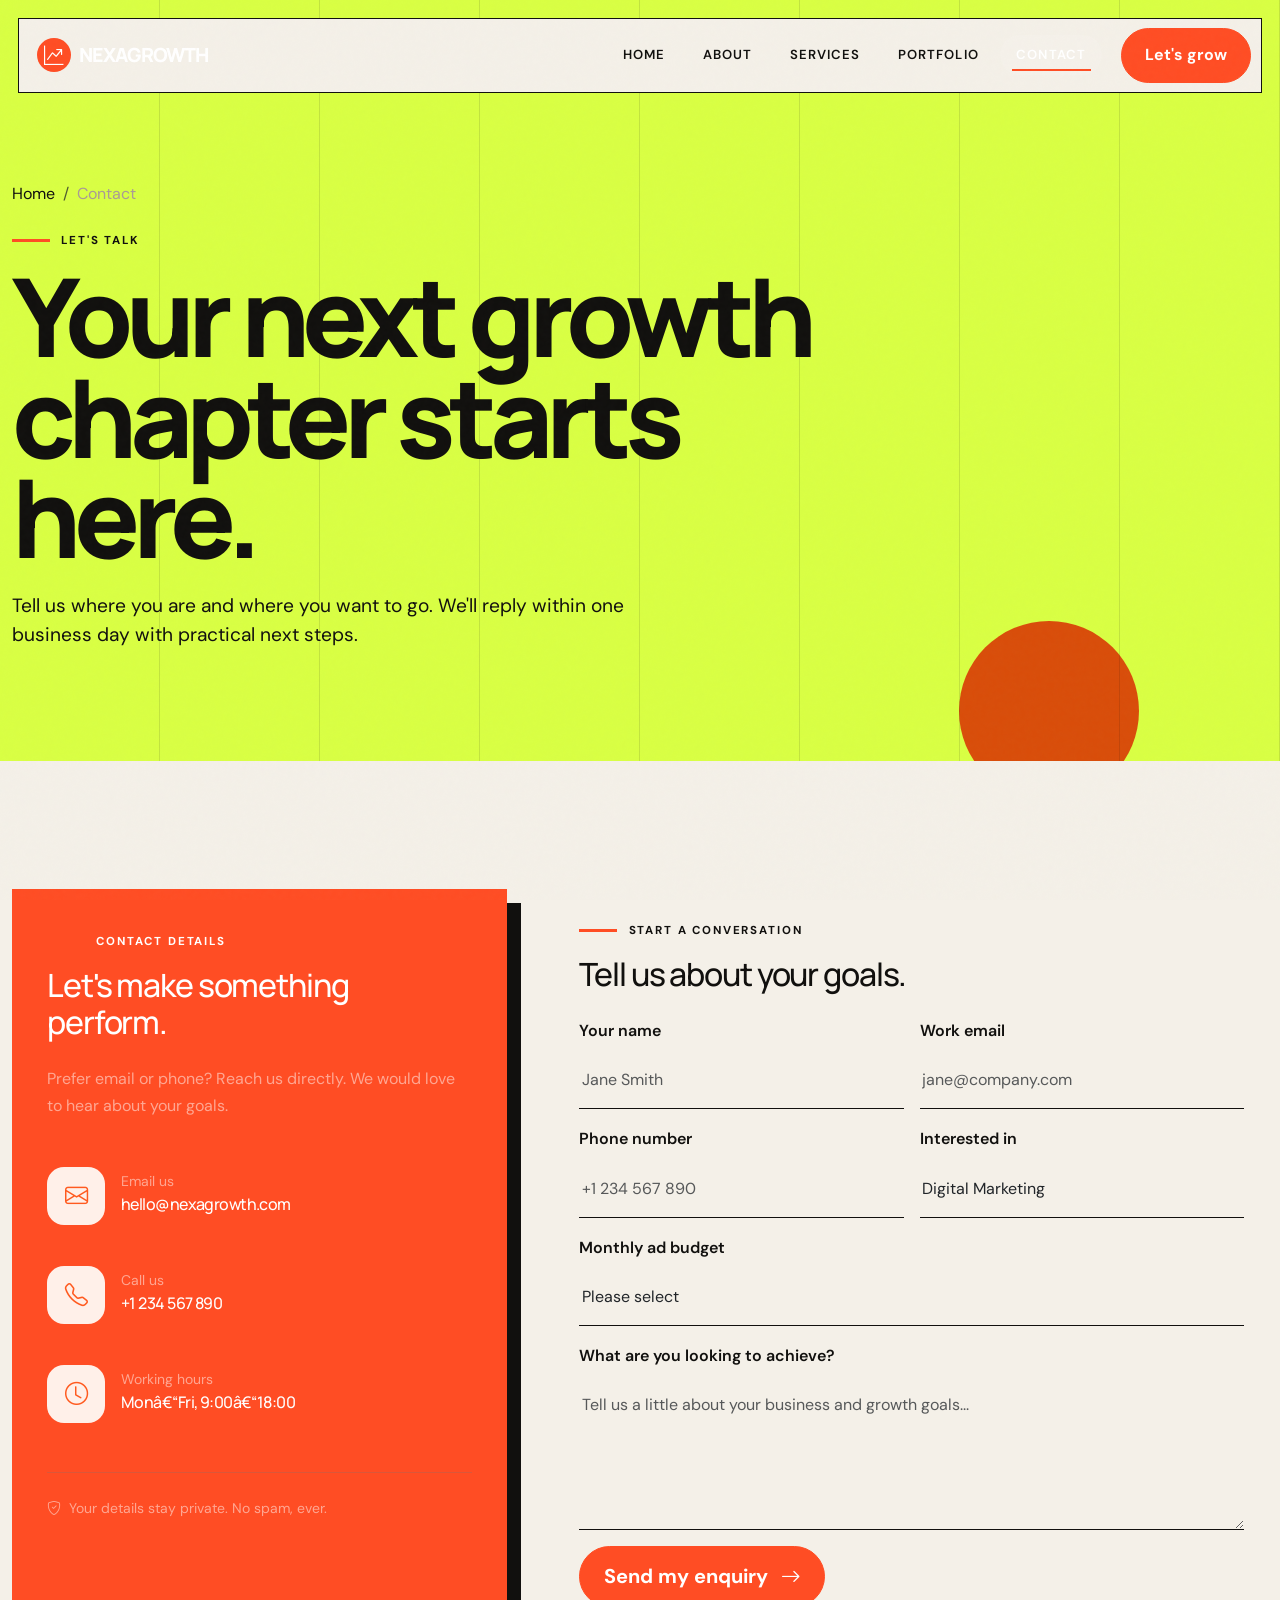
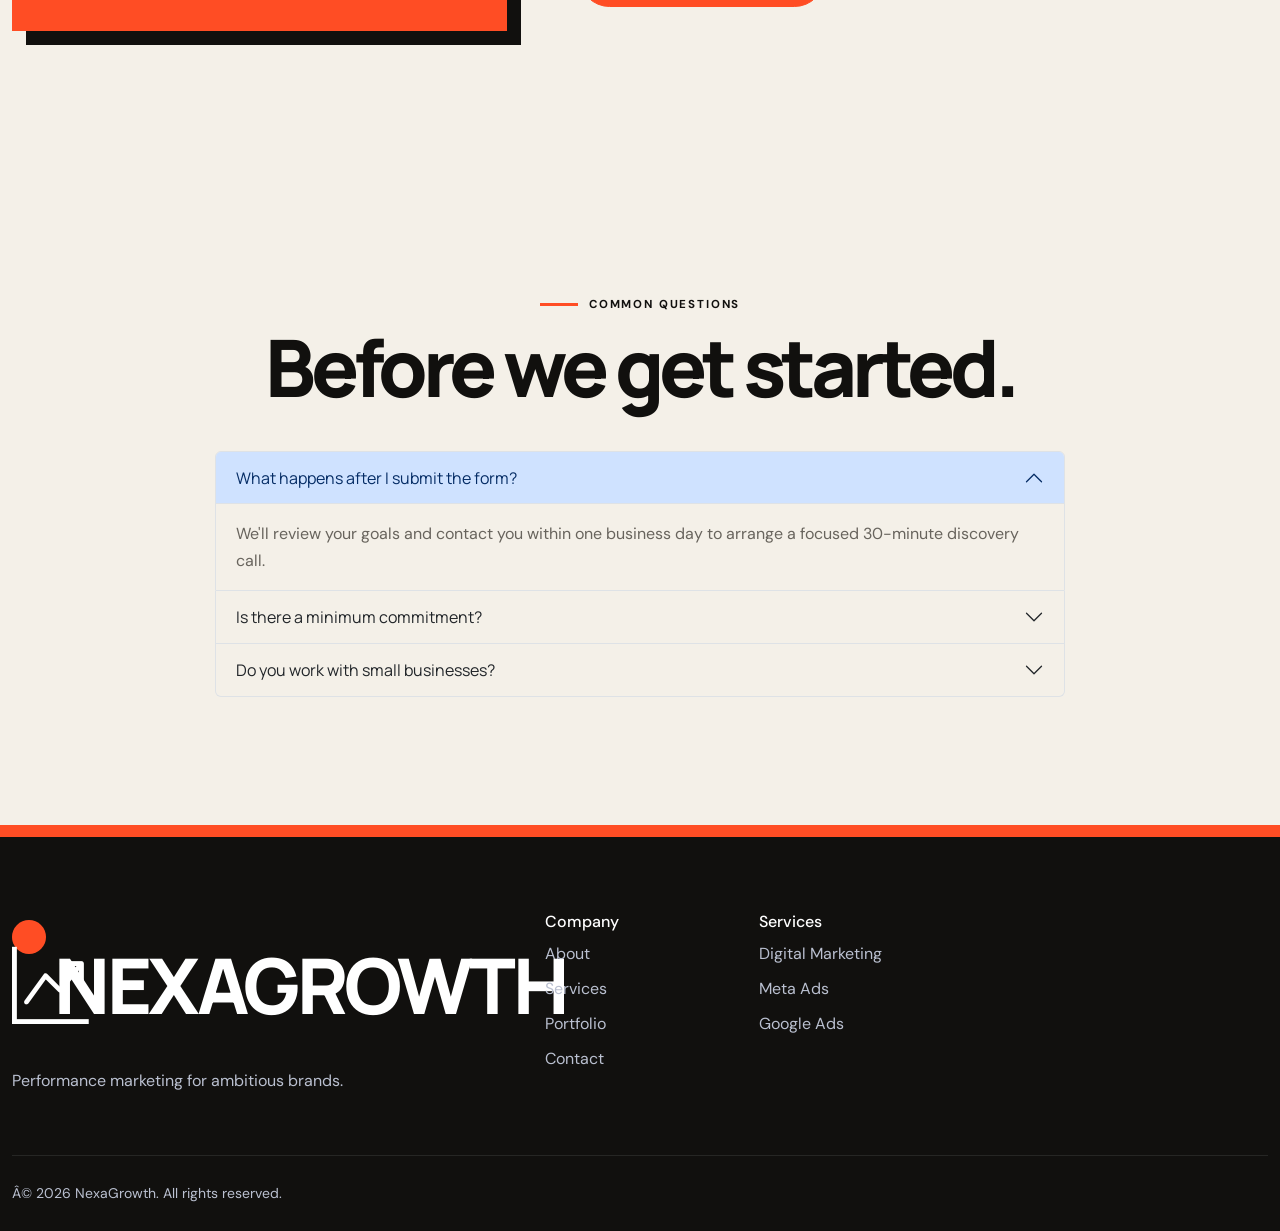
<file: contact.html>
﻿<!doctype html><html lang="en"><head><meta charset="utf-8"><meta name="viewport" content="width=device-width,initial-scale=1"><title>Contact â€” NexaGrowth</title><link href="https://cdn.jsdelivr.net/npm/bootstrap@5.3.3/dist/css/bootstrap.min.css" rel="stylesheet"><link href="https://cdn.jsdelivr.net/npm/bootstrap-icons@1.11.3/font/bootstrap-icons.css" rel="stylesheet"><link rel="stylesheet" href="css/style.css"></head><body><nav class="navbar navbar-expand-lg fixed-top"><div class="container"><a class="navbar-brand" href="index.html"><span class="brand-mark"><i class="bi bi-graph-up-arrow"></i></span>NexaGrowth</a><button class="navbar-toggler border-0" data-bs-toggle="collapse" data-bs-target="#nav"><span class="navbar-toggler-icon"></span></button><div class="collapse navbar-collapse" id="nav"><ul class="navbar-nav ms-auto align-items-lg-center"><li><a class="nav-link" href="index.html">Home</a></li><li><a class="nav-link" href="about.html">About</a></li><li><a class="nav-link" href="services.html">Services</a></li><li><a class="nav-link" href="portfolio.html">Portfolio</a></li><li><a class="nav-link active" href="contact.html">Contact</a></li><li class="ms-lg-3"><a class="btn btn-primary" href="#contact-form">Let's grow</a></li></ul></div></div></nav>
<main><section class="page-hero"><div class="container"><nav><ol class="breadcrumb"><li class="breadcrumb-item"><a href="index.html">Home</a></li><li class="breadcrumb-item active">Contact</li></ol></nav><div class="row"><div class="col-lg-8"><span class="eyebrow mb-3">Let's talk</span><h1 class="display-title mb-4">Your next growth chapter starts here.</h1><p class="lead-copy">Tell us where you are and where you want to go. We'll reply within one business day with practical next steps.</p></div></div></div></section>
<section class="section-pad" id="contact-form"><div class="container"><div class="row g-4 g-lg-5"><div class="col-lg-5 reveal"><div class="contact-card"><span class="eyebrow text-white mb-3">Contact details</span><h2 class="h2 mb-4">Let's make something perform.</h2><p class="text-white-50">Prefer email or phone? Reach us directly. We would love to hear about your goals.</p><div class="d-flex gap-3 mt-5"><div class="icon-box flex-shrink-0"><i class="bi bi-envelope"></i></div><div><small class="text-white-50">Email us</small><h3 class="h6"><a class="text-white text-decoration-none" href="mailto:hello@nexagrowth.com">hello@nexagrowth.com</a></h3></div></div><div class="d-flex gap-3 mt-3"><div class="icon-box flex-shrink-0"><i class="bi bi-telephone"></i></div><div><small class="text-white-50">Call us</small><h3 class="h6">+1 234 567 890</h3></div></div><div class="d-flex gap-3 mt-3"><div class="icon-box flex-shrink-0"><i class="bi bi-clock"></i></div><div><small class="text-white-50">Working hours</small><h3 class="h6">Monâ€“Fri, 9:00â€“18:00</h3></div></div><hr class="border-secondary my-4"><p class="small text-white-50 mb-0"><i class="bi bi-shield-check me-2"></i>Your details stay private. No spam, ever.</p></div></div><div class="col-lg-7 reveal"><div class="p-lg-4"><span class="eyebrow mb-3">Start a conversation</span><h2 class="h2 mb-4">Tell us about your goals.</h2><form data-demo><div class="row g-3"><div class="col-md-6"><label class="form-label fw-semibold" for="name">Your name</label><input class="form-control" id="name" required placeholder="Jane Smith"></div><div class="col-md-6"><label class="form-label fw-semibold" for="email">Work email</label><input class="form-control" type="email" id="email" required placeholder="jane@company.com"></div><div class="col-md-6"><label class="form-label fw-semibold" for="phone">Phone number</label><input class="form-control" id="phone" placeholder="+1 234 567 890"></div><div class="col-md-6"><label class="form-label fw-semibold" for="service">Interested in</label><select class="form-select" id="service"><option>Digital Marketing</option><option>Meta Ads</option><option>Google Ads</option><option>Not sure yet</option></select></div><div class="col-12"><label class="form-label fw-semibold" for="budget">Monthly ad budget</label><select class="form-select" id="budget"><option>Please select</option><option>Under $2,500</option><option>$2,500â€“$10,000</option><option>$10,000â€“$50,000</option><option>$50,000+</option></select></div><div class="col-12"><label class="form-label fw-semibold" for="message">What are you looking to achieve?</label><textarea class="form-control" id="message" rows="5" required placeholder="Tell us a little about your business and growth goals..."></textarea></div><div class="col-12"><button class="btn btn-primary btn-lg" type="submit">Send my enquiry <i class="bi bi-arrow-right ms-2"></i></button></div></div></form></div></div></div></div></section><section class="section-pad section-soft"><div class="container"><div class="text-center mb-5"><span class="eyebrow mb-3">Common questions</span><h2 class="section-title">Before we get started.</h2></div><div class="accordion mx-auto" id="faq" style="max-width:850px"><div class="accordion-item"><h3 class="accordion-header"><button class="accordion-button" data-bs-toggle="collapse" data-bs-target="#q1">What happens after I submit the form?</button></h3><div id="q1" class="accordion-collapse collapse show" data-bs-parent="#faq"><div class="accordion-body text-muted">We'll review your goals and contact you within one business day to arrange a focused 30-minute discovery call.</div></div></div><div class="accordion-item"><h3 class="accordion-header"><button class="accordion-button collapsed" data-bs-toggle="collapse" data-bs-target="#q2">Is there a minimum commitment?</button></h3><div id="q2" class="accordion-collapse collapse" data-bs-parent="#faq"><div class="accordion-body text-muted">Most partnerships begin with a three-month growth sprint, giving us enough time to launch, learn and optimize meaningfully.</div></div></div><div class="accordion-item"><h3 class="accordion-header"><button class="accordion-button collapsed" data-bs-toggle="collapse" data-bs-target="#q3">Do you work with small businesses?</button></h3><div id="q3" class="accordion-collapse collapse" data-bs-parent="#faq"><div class="accordion-body text-muted">Yes. Fit matters more than sizeâ€”we work best with ambitious teams that have a proven offer and are ready to invest in growth.</div></div></div></div></div></section></main>
<footer><div class="container"><div class="row g-4"><div class="col-lg-5"><a class="navbar-brand text-white" href="index.html"><span class="brand-mark"><i class="bi bi-graph-up-arrow"></i></span>NexaGrowth</a><p class="mt-3">Performance marketing for ambitious brands.</p></div><div class="col-6 col-lg-2"><h6>Company</h6><a href="about.html">About</a><a href="services.html">Services</a><a href="portfolio.html">Portfolio</a><a href="contact.html">Contact</a></div><div class="col-6 col-lg-3"><h6>Services</h6><a href="service-detail.html?service=digital">Digital Marketing</a><a href="service-detail.html?service=meta">Meta Ads</a><a href="service-detail.html?service=google">Google Ads</a></div></div><div class="footer-bottom"><small>Â© <span id="year"></span> NexaGrowth. All rights reserved.</small></div></div></footer><script src="https://cdn.jsdelivr.net/npm/bootstrap@5.3.3/dist/js/bootstrap.bundle.min.js"></script><script src="js/main.js"></script></body></html>
</file>
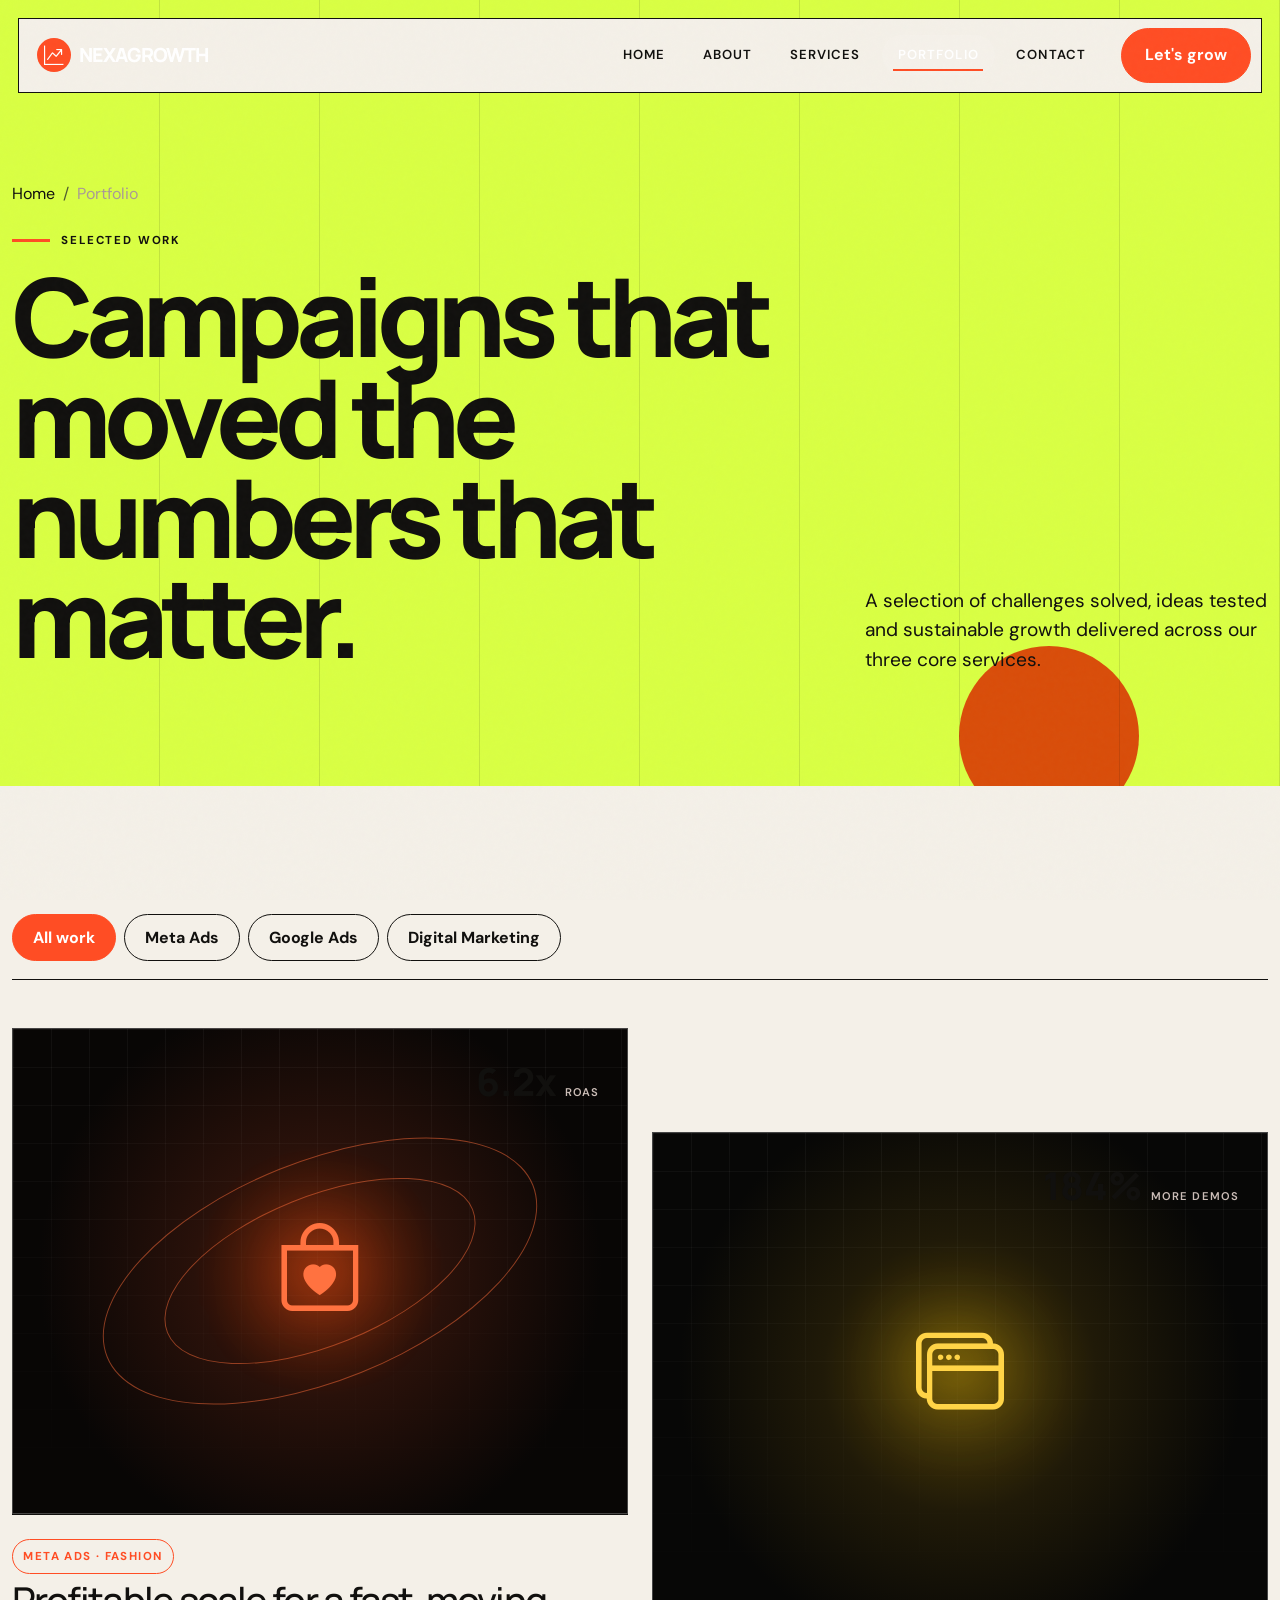
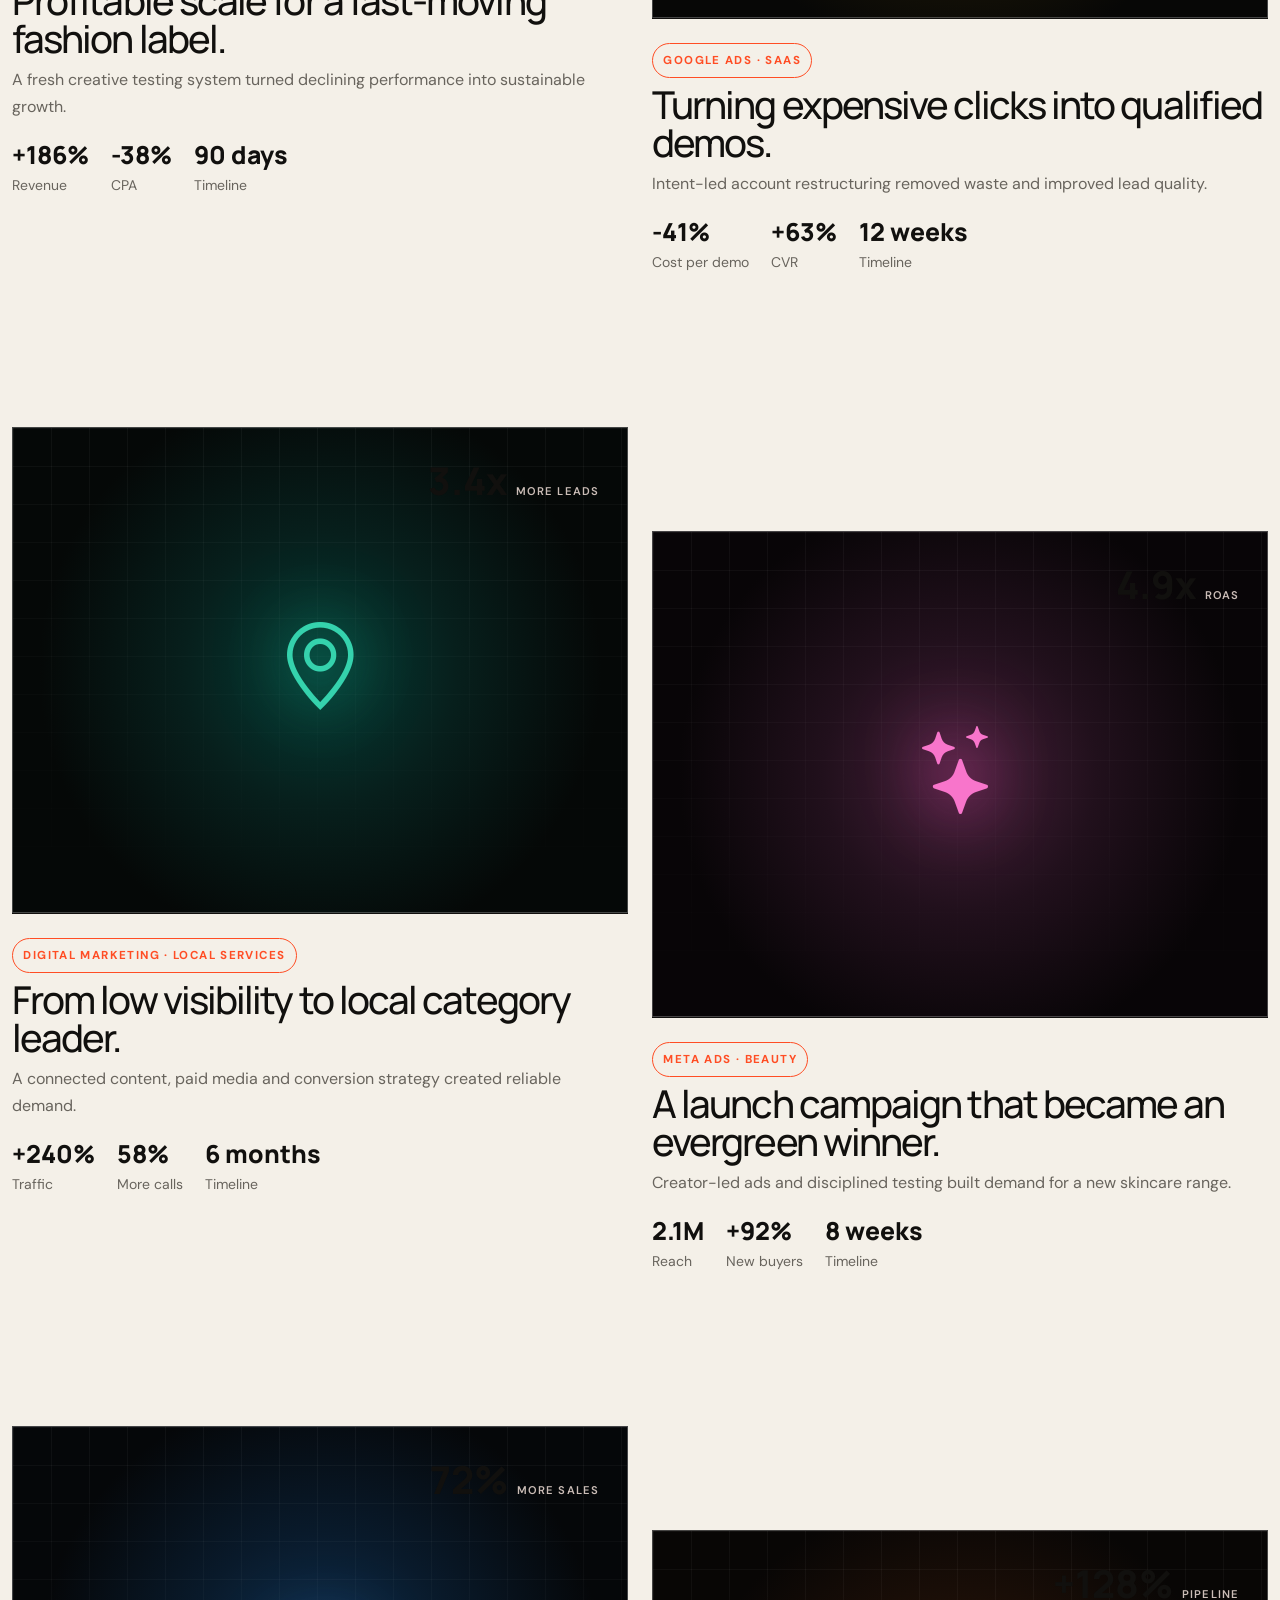
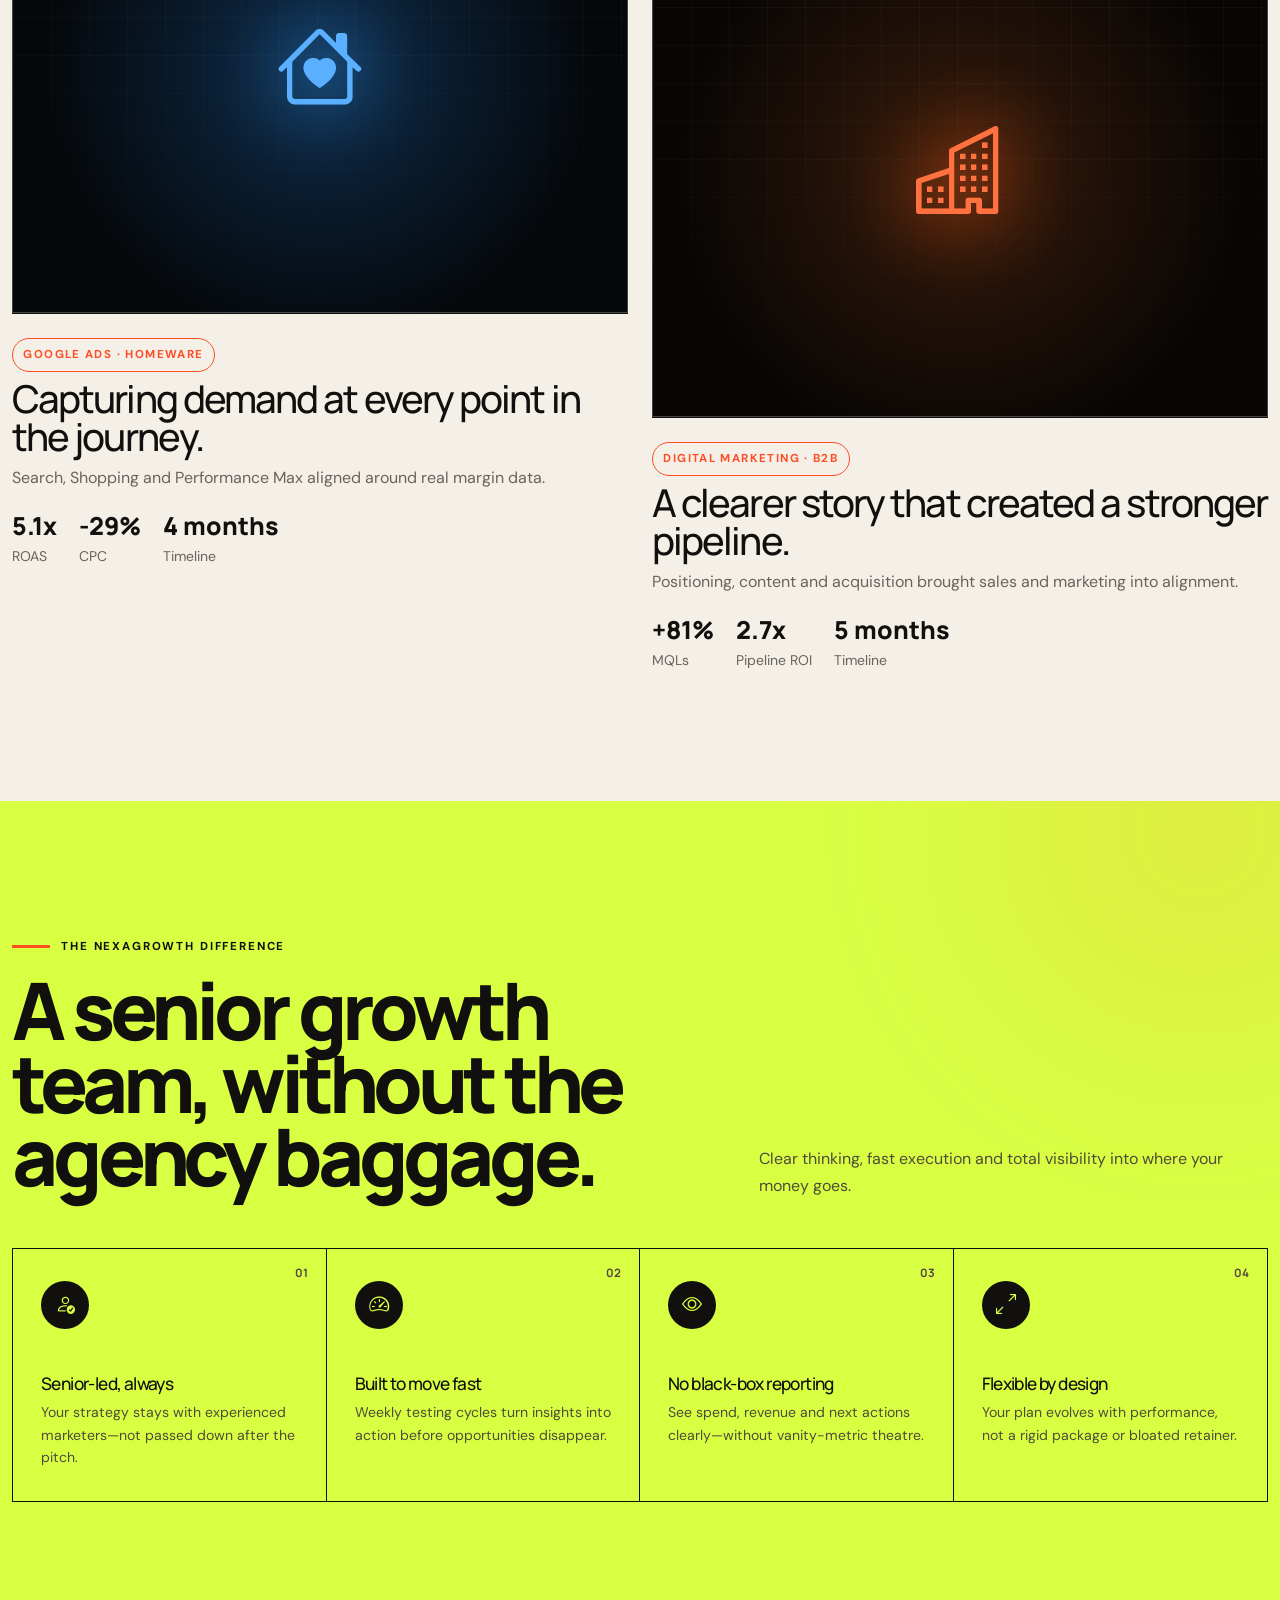
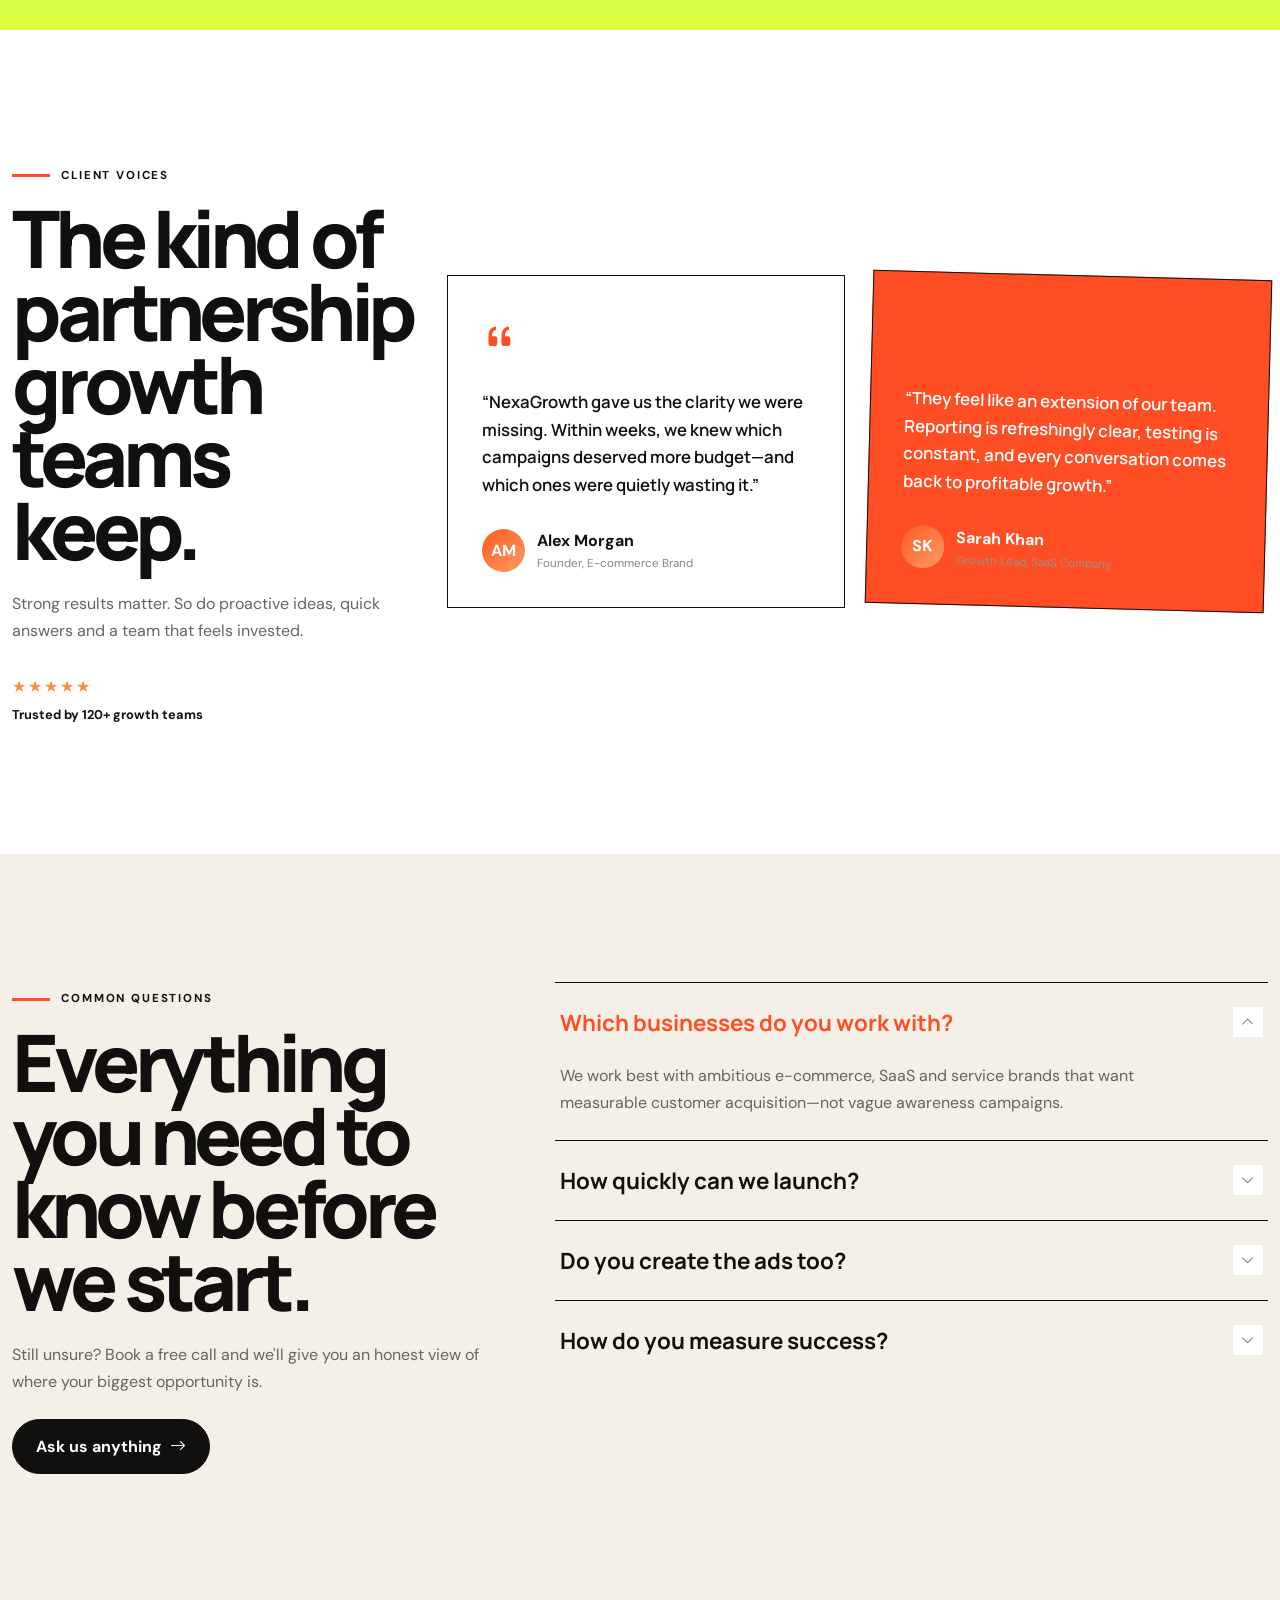
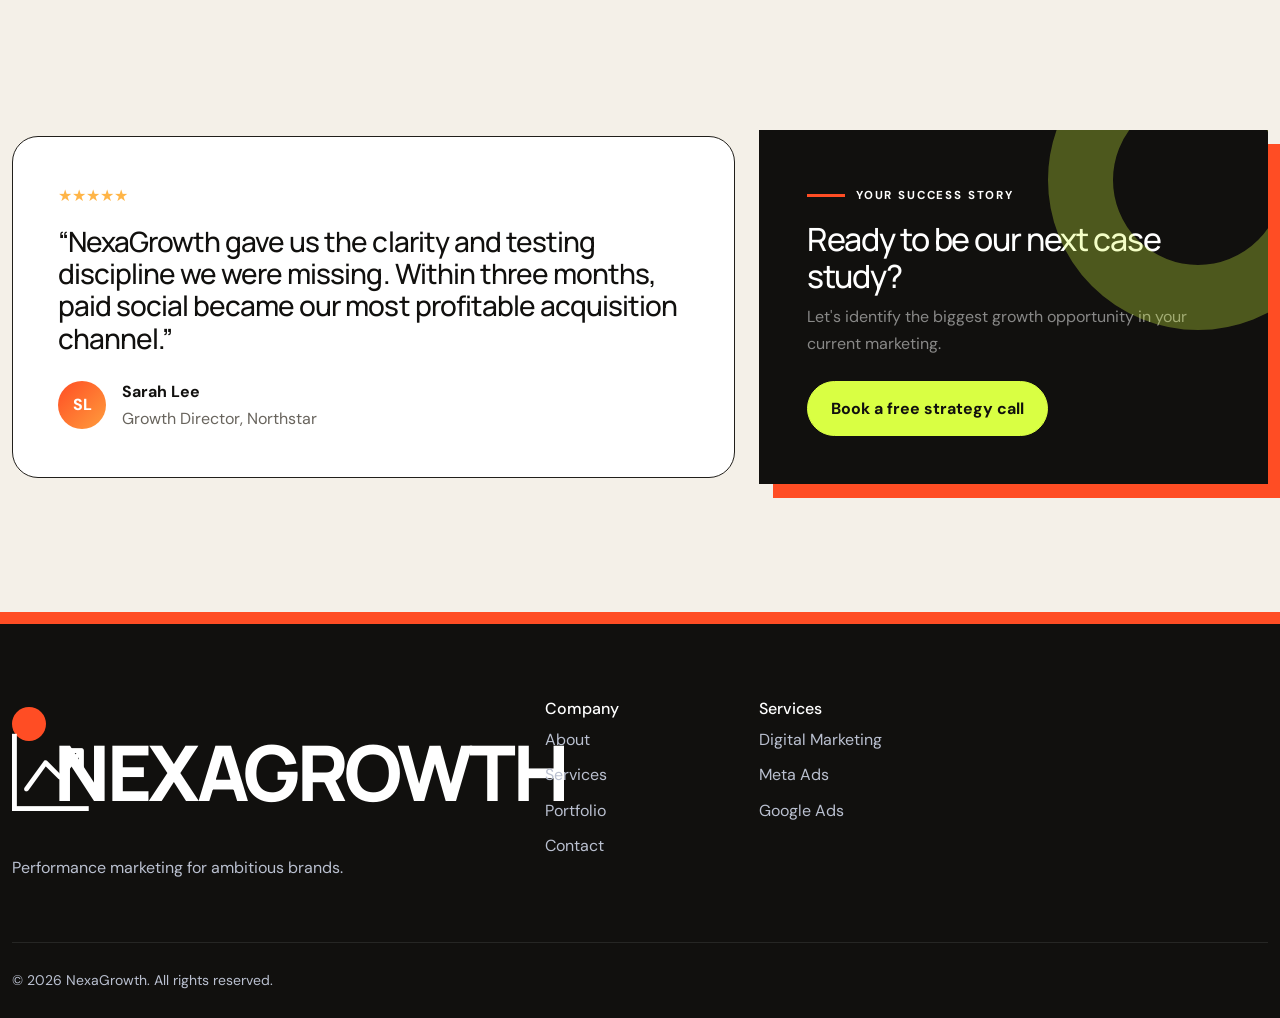
<file: portfolio.html>
<!doctype html><html lang="en"><head><meta charset="utf-8"><meta name="viewport" content="width=device-width,initial-scale=1"><meta name="description" content="Explore digital marketing, Meta Ads and Google Ads results delivered by NexaGrowth."><title>Portfolio & Case Studies — NexaGrowth</title><link href="https://cdn.jsdelivr.net/npm/bootstrap@5.3.3/dist/css/bootstrap.min.css" rel="stylesheet"><link href="https://cdn.jsdelivr.net/npm/bootstrap-icons@1.11.3/font/bootstrap-icons.css" rel="stylesheet"><link rel="stylesheet" href="css/style.css"></head><body>
<nav class="navbar navbar-expand-lg fixed-top"><div class="container"><a class="navbar-brand" href="index.html"><span class="brand-mark"><i class="bi bi-graph-up-arrow"></i></span>NexaGrowth</a><button class="navbar-toggler border-0" data-bs-toggle="collapse" data-bs-target="#nav"><span class="navbar-toggler-icon"></span></button><div class="collapse navbar-collapse" id="nav"><ul class="navbar-nav ms-auto align-items-lg-center"><li><a class="nav-link" href="index.html">Home</a></li><li><a class="nav-link" href="about.html">About</a></li><li><a class="nav-link" href="services.html">Services</a></li><li><a class="nav-link active" href="portfolio.html">Portfolio</a></li><li><a class="nav-link" href="contact.html">Contact</a></li><li class="ms-lg-3"><a class="btn btn-primary" href="contact.html">Let's grow</a></li></ul></div></div></nav>
<main><section class="page-hero"><div class="container"><nav><ol class="breadcrumb"><li class="breadcrumb-item"><a href="index.html">Home</a></li><li class="breadcrumb-item active">Portfolio</li></ol></nav><div class="row align-items-end"><div class="col-lg-8"><span class="eyebrow mb-3">Selected work</span><h1 class="display-title mb-4">Campaigns that moved the numbers that matter.</h1></div><div class="col-lg-4"><p class="lead-copy">A selection of challenges solved, ideas tested and sustainable growth delivered across our three core services.</p></div></div></div></section>
<section class="section-pad"><div class="container"><div class="portfolio-filter mb-5 reveal" aria-label="Filter portfolio"><button class="active" data-filter="all">All work</button><button data-filter="meta">Meta Ads</button><button data-filter="google">Google Ads</button><button data-filter="digital">Digital Marketing</button></div><div class="row g-4 portfolio-grid">
<div class="col-lg-6 reveal" id="fashion"><article class="case-card" data-category="meta"><div class="case-visual"><span class="case-metric">6.2x <small>ROAS</small></span><div class="ad-orbit orbit-one"></div><div class="ad-orbit orbit-two"></div><i class="bi bi-bag-heart case-icon"></i></div><div class="case-content"><div><span class="case-tag">Meta Ads · Fashion</span><h3>Profitable scale for a fast-moving fashion label.</h3><p>A fresh creative testing system turned declining performance into sustainable growth.</p><div class="result-row"><span><strong>+186%</strong><small>Revenue</small></span><span><strong>-38%</strong><small>CPA</small></span><span><strong>90 days</strong><small>Timeline</small></span></div></div></div></article></div>
<div class="col-lg-6 reveal" id="saas"><article class="case-card" data-category="google"><div class="case-visual" style="background:radial-gradient(circle at 50% 50%,#56440a,#201a08 35%,#070706 72%)"><span class="case-metric">184% <small>MORE DEMOS</small></span><i class="bi bi-window-stack case-icon" style="color:#ffd447;filter:drop-shadow(0 0 35px #e2b600)"></i></div><div class="case-content"><div><span class="case-tag">Google Ads · SaaS</span><h3>Turning expensive clicks into qualified demos.</h3><p>Intent-led account restructuring removed waste and improved lead quality.</p><div class="result-row"><span><strong>-41%</strong><small>Cost per demo</small></span><span><strong>+63%</strong><small>CVR</small></span><span><strong>12 weeks</strong><small>Timeline</small></span></div></div></div></article></div>
<div class="col-lg-6 reveal" id="local"><article class="case-card" data-category="digital"><div class="case-visual" style="background:radial-gradient(circle at 50% 50%,#063c35,#071f1c 35%,#050807 72%)"><span class="case-metric">3.4x <small>MORE LEADS</small></span><i class="bi bi-geo-alt case-icon" style="color:#35d2ad;filter:drop-shadow(0 0 35px #0ead87)"></i></div><div class="case-content"><div><span class="case-tag">Digital Marketing · Local Services</span><h3>From low visibility to local category leader.</h3><p>A connected content, paid media and conversion strategy created reliable demand.</p><div class="result-row"><span><strong>+240%</strong><small>Traffic</small></span><span><strong>58%</strong><small>More calls</small></span><span><strong>6 months</strong><small>Timeline</small></span></div></div></div></article></div>
<div class="col-lg-6 reveal"><article class="case-card" data-category="meta"><div class="case-visual" style="background:radial-gradient(circle at 50% 50%,#452039,#21101c 35%,#080507 72%)"><span class="case-metric">4.9x <small>ROAS</small></span><i class="bi bi-stars case-icon" style="color:#f875cb;filter:drop-shadow(0 0 35px #e742ad)"></i></div><div class="case-content"><div><span class="case-tag">Meta Ads · Beauty</span><h3>A launch campaign that became an evergreen winner.</h3><p>Creator-led ads and disciplined testing built demand for a new skincare range.</p><div class="result-row"><span><strong>2.1M</strong><small>Reach</small></span><span><strong>+92%</strong><small>New buyers</small></span><span><strong>8 weeks</strong><small>Timeline</small></span></div></div></div></article></div>
<div class="col-lg-6 reveal"><article class="case-card" data-category="google"><div class="case-visual" style="background:radial-gradient(circle at 50% 50%,#123253,#091a2b 35%,#050709 72%)"><span class="case-metric">72% <small>MORE SALES</small></span><i class="bi bi-house-heart case-icon" style="color:#5aafff;filter:drop-shadow(0 0 35px #268adf)"></i></div><div class="case-content"><div><span class="case-tag">Google Ads · Homeware</span><h3>Capturing demand at every point in the journey.</h3><p>Search, Shopping and Performance Max aligned around real margin data.</p><div class="result-row"><span><strong>5.1x</strong><small>ROAS</small></span><span><strong>-29%</strong><small>CPC</small></span><span><strong>4 months</strong><small>Timeline</small></span></div></div></div></article></div>
<div class="col-lg-6 reveal"><article class="case-card" data-category="digital"><div class="case-visual" style="background:radial-gradient(circle at 50% 50%,#42200b,#211108 35%,#080605 72%)"><span class="case-metric">+128% <small>PIPELINE</small></span><i class="bi bi-buildings case-icon"></i></div><div class="case-content"><div><span class="case-tag">Digital Marketing · B2B</span><h3>A clearer story that created a stronger pipeline.</h3><p>Positioning, content and acquisition brought sales and marketing into alignment.</p><div class="result-row"><span><strong>+81%</strong><small>MQLs</small></span><span><strong>2.7x</strong><small>Pipeline ROI</small></span><span><strong>5 months</strong><small>Timeline</small></span></div></div></div></article></div>
</div></div></section>
<section class="section-pad section-soft"><div class="container"><div class="row align-items-center g-4"><div class="col-lg-7 reveal"><div class="client-quote"><div class="stars mb-3">★★★★★</div><blockquote class="h3">“NexaGrowth gave us the clarity and testing discipline we were missing. Within three months, paid social became our most profitable acquisition channel.”</blockquote><div class="d-flex align-items-center gap-3 mt-4"><span class="avatar">SL</span><div><strong>Sarah Lee</strong><div class="text-muted">Growth Director, Northstar</div></div></div></div></div><div class="col-lg-5 reveal"><div class="cta p-5"><span class="eyebrow text-white mb-3">Your success story</span><h2 class="h2">Ready to be our next case study?</h2><p class="text-white-50">Let's identify the biggest growth opportunity in your current marketing.</p><a class="btn btn-light mt-2" href="contact.html">Book a free strategy call</a></div></div></div></div></section></main>
<footer><div class="container"><div class="row g-4"><div class="col-lg-5"><a class="navbar-brand text-white" href="index.html"><span class="brand-mark"><i class="bi bi-graph-up-arrow"></i></span>NexaGrowth</a><p class="mt-3">Performance marketing for ambitious brands.</p></div><div class="col-6 col-lg-2"><h6>Company</h6><a href="about.html">About</a><a href="services.html">Services</a><a href="portfolio.html">Portfolio</a><a href="contact.html">Contact</a></div><div class="col-6 col-lg-3"><h6>Services</h6><a href="service-detail.html?service=digital">Digital Marketing</a><a href="service-detail.html?service=meta">Meta Ads</a><a href="service-detail.html?service=google">Google Ads</a></div></div><div class="footer-bottom"><small>© <span id="year"></span> NexaGrowth. All rights reserved.</small></div></div></footer><script src="https://cdn.jsdelivr.net/npm/bootstrap@5.3.3/dist/js/bootstrap.bundle.min.js"></script><script src="js/main.js"></script><script>document.querySelectorAll('[data-filter]').forEach(button=>button.addEventListener('click',()=>{document.querySelectorAll('[data-filter]').forEach(b=>b.classList.remove('active'));button.classList.add('active');const filter=button.dataset.filter;document.querySelectorAll('[data-category]').forEach(card=>card.closest('.col-lg-6').classList.toggle('d-none',filter!=='all'&&card.dataset.category!==filter));}));</script></body></html>
</file>
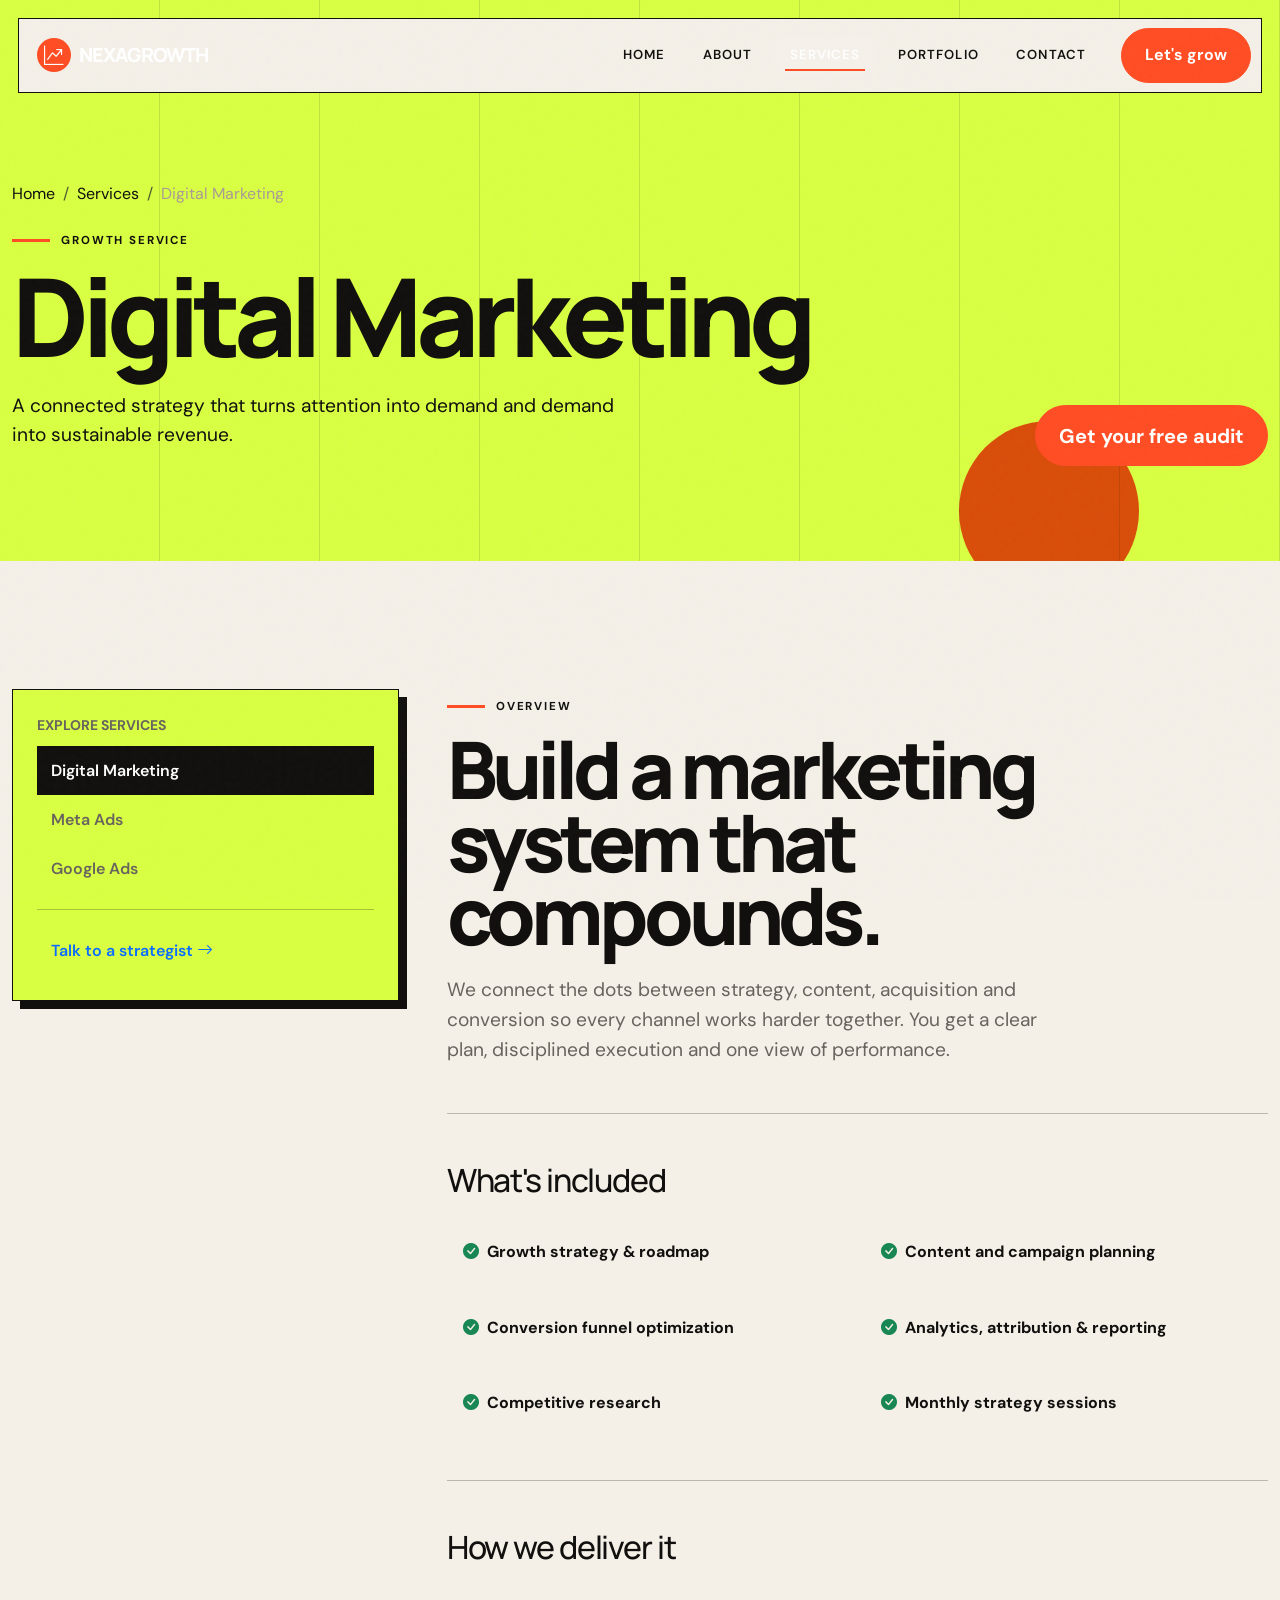
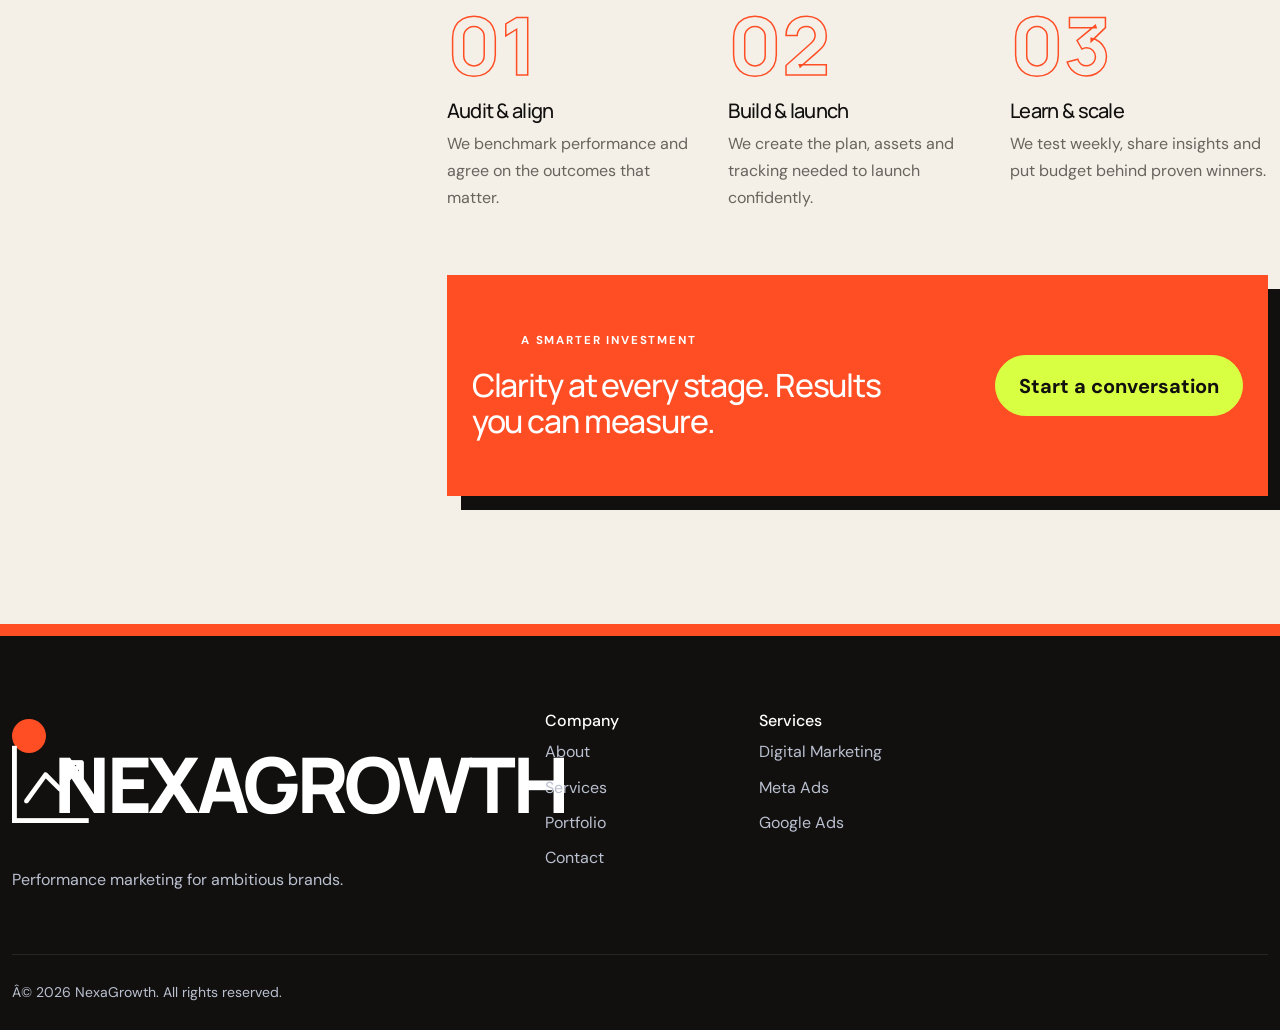
<file: service-detail.html>
﻿<!doctype html><html lang="en"><head><meta charset="utf-8"><meta name="viewport" content="width=device-width,initial-scale=1"><title>Service Details â€” NexaGrowth</title><link href="https://cdn.jsdelivr.net/npm/bootstrap@5.3.3/dist/css/bootstrap.min.css" rel="stylesheet"><link href="https://cdn.jsdelivr.net/npm/bootstrap-icons@1.11.3/font/bootstrap-icons.css" rel="stylesheet"><link rel="stylesheet" href="css/style.css"></head><body><nav class="navbar navbar-expand-lg fixed-top"><div class="container"><a class="navbar-brand" href="index.html"><span class="brand-mark"><i class="bi bi-graph-up-arrow"></i></span>NexaGrowth</a><button class="navbar-toggler border-0" data-bs-toggle="collapse" data-bs-target="#nav"><span class="navbar-toggler-icon"></span></button><div class="collapse navbar-collapse" id="nav"><ul class="navbar-nav ms-auto align-items-lg-center"><li><a class="nav-link" href="index.html">Home</a></li><li><a class="nav-link" href="about.html">About</a></li><li><a class="nav-link active" href="services.html">Services</a></li><li><a class="nav-link" href="portfolio.html">Portfolio</a></li><li><a class="nav-link" href="contact.html">Contact</a></li><li class="ms-lg-3"><a class="btn btn-primary" href="contact.html">Let's grow</a></li></ul></div></div></nav>
<main><section class="page-hero"><div class="container"><nav><ol class="breadcrumb"><li class="breadcrumb-item"><a href="index.html">Home</a></li><li class="breadcrumb-item"><a href="services.html">Services</a></li><li class="breadcrumb-item active" data-service-name>Digital Marketing</li></ol></nav><div class="row align-items-end"><div class="col-lg-8"><span class="eyebrow mb-3">Growth service</span><h1 class="display-title mb-4" data-service-name>Digital Marketing</h1><p class="lead-copy" id="service-intro">A connected strategy that turns attention into demand and demand into sustainable revenue.</p></div><div class="col-lg-4 text-lg-end mt-4"><a class="btn btn-primary btn-lg" href="contact.html">Get your free audit</a></div></div></div></section>
<section class="section-pad"><div class="container"><div class="row g-5"><div class="col-lg-4"><aside class="detail-nav"><div class="small fw-bold text-uppercase text-muted mb-2">Explore services</div><a data-key="digital" href="service-detail.html?service=digital">Digital Marketing</a><a data-key="meta" href="service-detail.html?service=meta">Meta Ads</a><a data-key="google" href="service-detail.html?service=google">Google Ads</a><hr><a href="contact.html" class="text-primary">Talk to a strategist <i class="bi bi-arrow-right"></i></a></aside></div><div class="col-lg-8"><div class="reveal"><span class="eyebrow mb-3">Overview</span><h2 class="section-title mb-4" id="overview-title">Build a marketing system that compounds.</h2><p class="lead-copy" id="overview-copy">We connect the dots between strategy, content, acquisition and conversion so every channel works harder together. You get a clear plan, disciplined execution and one view of performance.</p></div><hr class="my-5"><div class="reveal"><h2 class="h2 mb-4">What's included</h2><div class="row g-3" id="deliverables"></div></div><hr class="my-5"><div class="reveal"><h2 class="h2 mb-4">How we deliver it</h2><div class="row g-4"><div class="col-md-4"><div class="process-num">01</div><h3 class="h5">Audit & align</h3><p class="text-muted">We benchmark performance and agree on the outcomes that matter.</p></div><div class="col-md-4"><div class="process-num">02</div><h3 class="h5">Build & launch</h3><p class="text-muted">We create the plan, assets and tracking needed to launch confidently.</p></div><div class="col-md-4"><div class="process-num">03</div><h3 class="h5">Learn & scale</h3><p class="text-muted">We test weekly, share insights and put budget behind proven winners.</p></div></div></div><div class="stat-strip mt-5 reveal"><div class="row align-items-center"><div class="col-md-7"><span class="eyebrow text-white mb-3">A smarter investment</span><h3 class="h2">Clarity at every stage. Results you can measure.</h3></div><div class="col-md-5 text-md-end"><a class="btn btn-light btn-lg" href="contact.html">Start a conversation</a></div></div></div></div></div></div></section></main>
<footer><div class="container"><div class="row g-4"><div class="col-lg-5"><a class="navbar-brand text-white" href="index.html"><span class="brand-mark"><i class="bi bi-graph-up-arrow"></i></span>NexaGrowth</a><p class="mt-3">Performance marketing for ambitious brands.</p></div><div class="col-6 col-lg-2"><h6>Company</h6><a href="about.html">About</a><a href="services.html">Services</a><a href="portfolio.html">Portfolio</a><a href="contact.html">Contact</a></div><div class="col-6 col-lg-3"><h6>Services</h6><a href="service-detail.html?service=digital">Digital Marketing</a><a href="service-detail.html?service=meta">Meta Ads</a><a href="service-detail.html?service=google">Google Ads</a></div></div><div class="footer-bottom"><small>Â© <span id="year"></span> NexaGrowth. All rights reserved.</small></div></div></footer><script src="https://cdn.jsdelivr.net/npm/bootstrap@5.3.3/dist/js/bootstrap.bundle.min.js"></script><script src="js/main.js"></script><script>
const services={digital:{name:'Digital Marketing',intro:'A connected strategy that turns attention into demand and demand into sustainable revenue.',title:'Build a marketing system that compounds.',copy:'We connect the dots between strategy, content, acquisition and conversion so every channel works harder together. You get a clear plan, disciplined execution and one view of performance.',items:['Growth strategy & roadmap','Content and campaign planning','Conversion funnel optimization','Analytics, attribution & reporting','Competitive research','Monthly strategy sessions']},meta:{name:'Meta Ads',intro:'Creative-led Facebook and Instagram campaigns built to find customers, learn quickly and scale profitably.',title:'Stop the scroll. Start more customers.',copy:'Winning on Meta takes more than targeting. We pair audience insight with a repeatable creative testing system, strong campaign architecture and daily optimization to turn social attention into sales.',items:['Account audit & campaign strategy','Audience and competitor research','Ad copy and creative direction','Pixel and CAPI setup','Daily performance optimization','Weekly creative testing']},google:{name:'Google Ads',intro:'Capture high-intent demand with search campaigns engineered around profitable customer acquisition.',title:'Be there when customers are ready to buy.',copy:'We build tightly structured Google Ads campaigns that match real search intent, remove wasted spend and improve conversion qualityâ€”from the first keyword to the final landing page.',items:['Keyword and search-intent research','Search & Performance Max campaigns','Ad copy and extension testing','Shopping feed optimization','Conversion tracking setup','Bid and budget management']}};
const key=new URLSearchParams(location.search).get('service')||'digital',data=services[key]||services.digital;document.title=data.name+' â€” NexaGrowth';document.querySelectorAll('[data-service-name]').forEach(el=>el.textContent=data.name);document.querySelector('#service-intro').textContent=data.intro;document.querySelector('#overview-title').textContent=data.title;document.querySelector('#overview-copy').textContent=data.copy;document.querySelector(`[data-key="${key}"]`)?.classList.add('active');document.querySelector('#deliverables').innerHTML=data.items.map(x=>`<div class="col-md-6"><div class="p-3 rounded-3 section-soft h-100"><i class="bi bi-check-circle-fill text-success me-2"></i><strong>${x}</strong></div></div>`).join('');
</script></body></html>
</file>
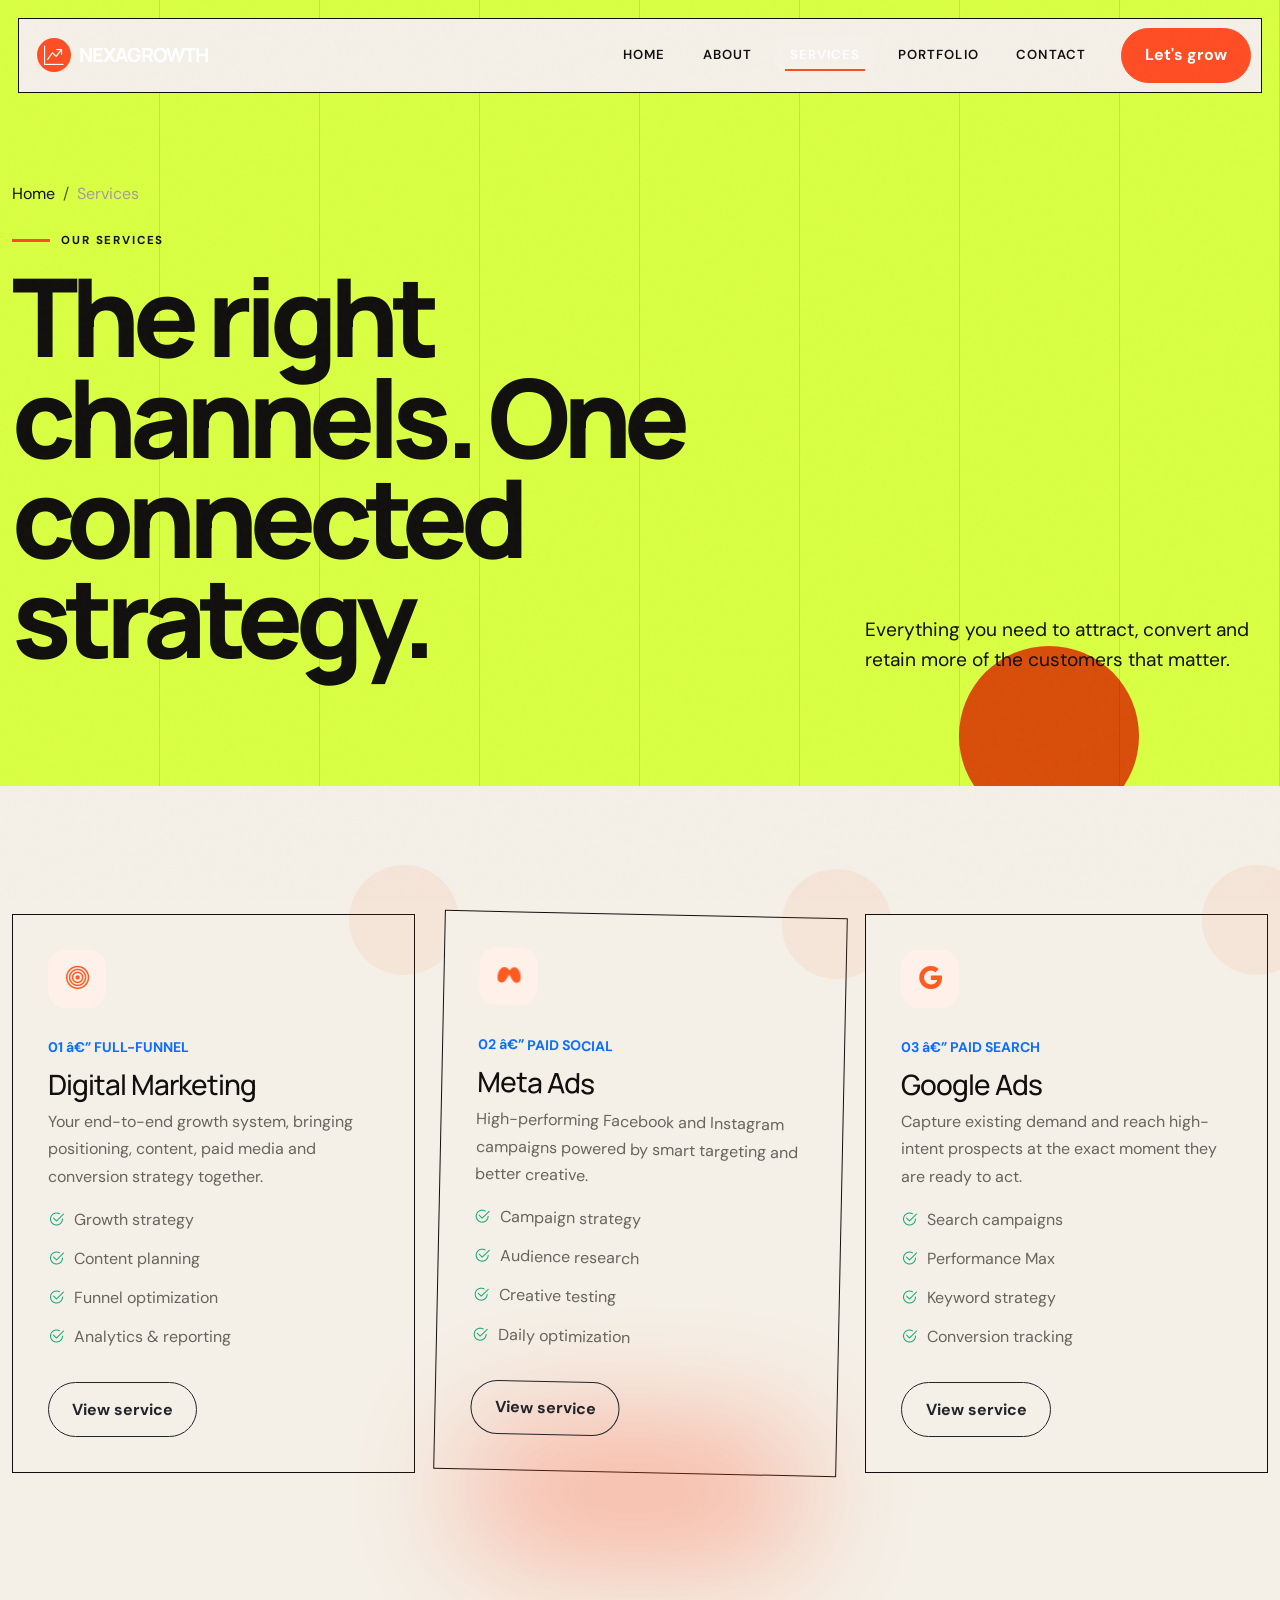
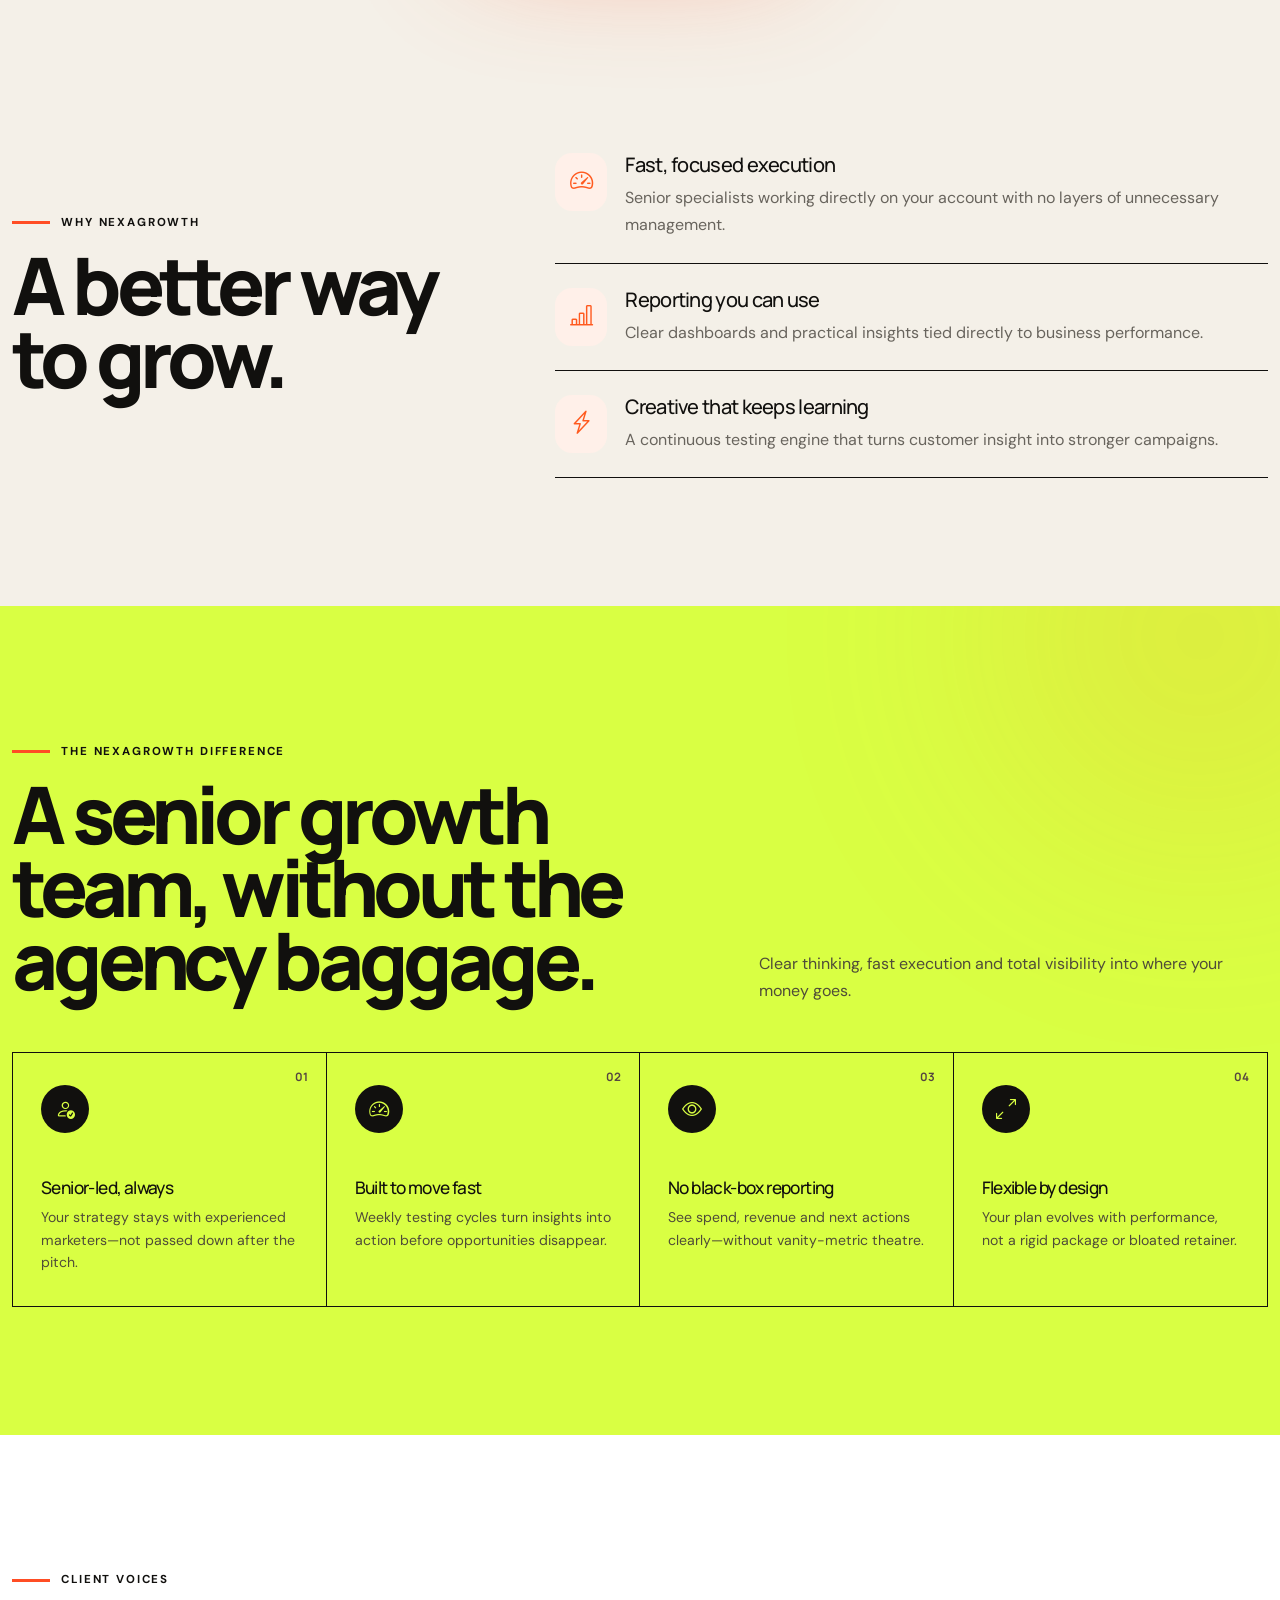
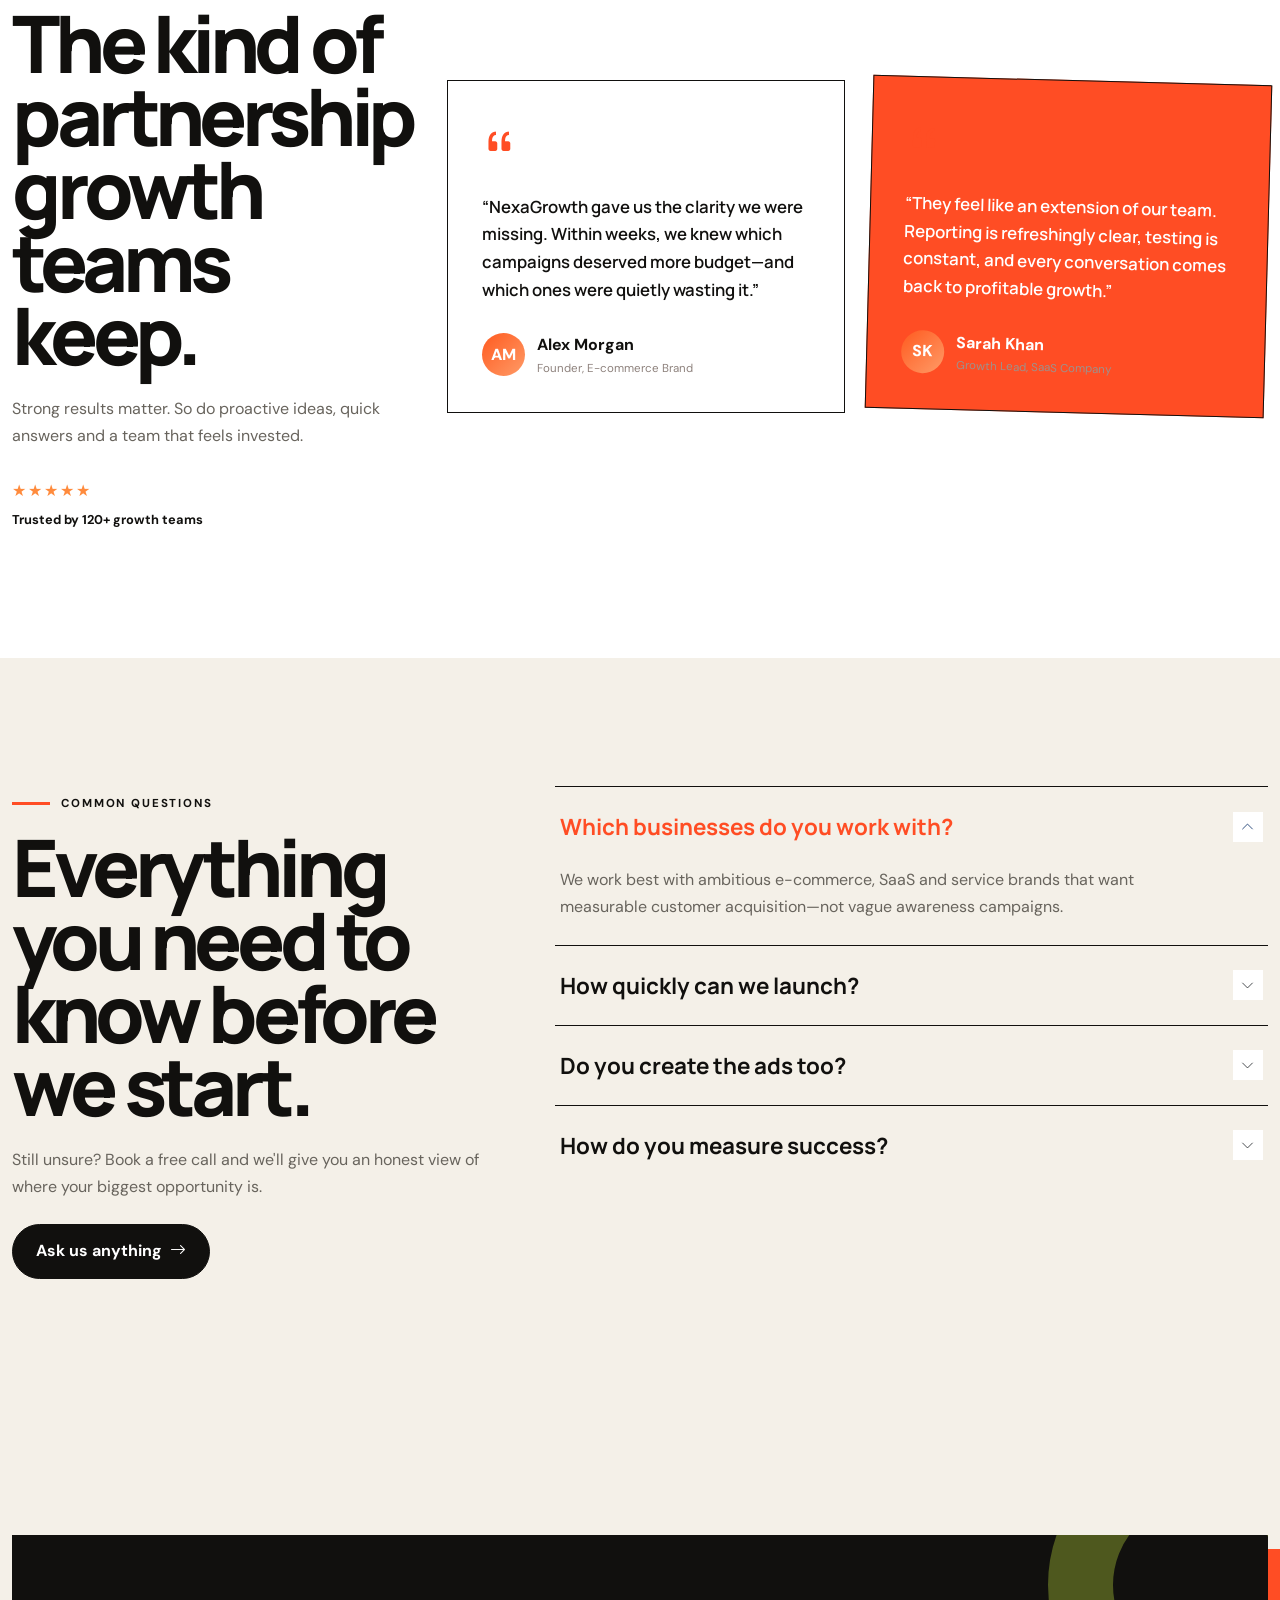
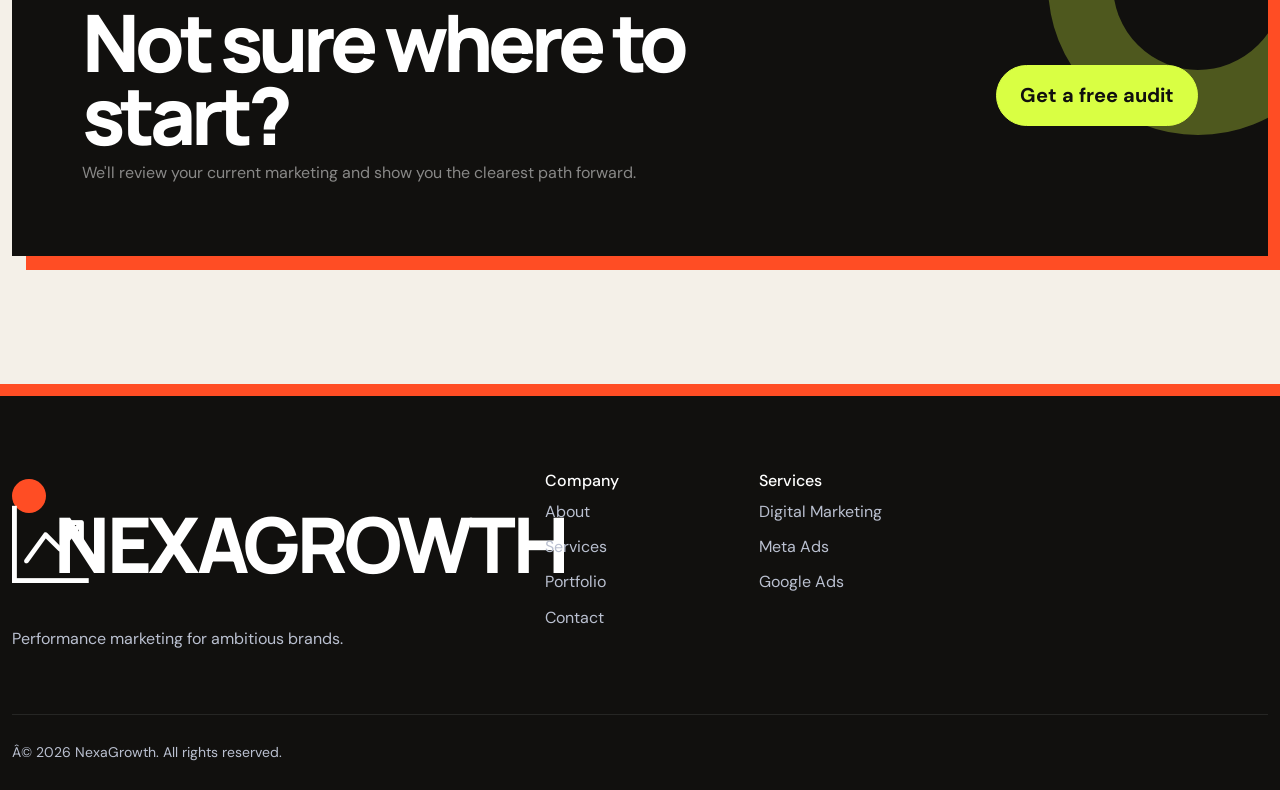
<file: services.html>
﻿<!doctype html><html lang="en"><head><meta charset="utf-8"><meta name="viewport" content="width=device-width,initial-scale=1"><title>Services â€” NexaGrowth</title><link href="https://cdn.jsdelivr.net/npm/bootstrap@5.3.3/dist/css/bootstrap.min.css" rel="stylesheet"><link href="https://cdn.jsdelivr.net/npm/bootstrap-icons@1.11.3/font/bootstrap-icons.css" rel="stylesheet"><link rel="stylesheet" href="css/style.css"></head><body><nav class="navbar navbar-expand-lg fixed-top"><div class="container"><a class="navbar-brand" href="index.html"><span class="brand-mark"><i class="bi bi-graph-up-arrow"></i></span>NexaGrowth</a><button class="navbar-toggler border-0" data-bs-toggle="collapse" data-bs-target="#nav"><span class="navbar-toggler-icon"></span></button><div class="collapse navbar-collapse" id="nav"><ul class="navbar-nav ms-auto align-items-lg-center"><li><a class="nav-link" href="index.html">Home</a></li><li><a class="nav-link" href="about.html">About</a></li><li><a class="nav-link active" href="services.html">Services</a></li><li><a class="nav-link" href="portfolio.html">Portfolio</a></li><li><a class="nav-link" href="contact.html">Contact</a></li><li class="ms-lg-3"><a class="btn btn-primary" href="contact.html">Let's grow</a></li></ul></div></div></nav>
<main><section class="page-hero"><div class="container"><nav><ol class="breadcrumb"><li class="breadcrumb-item"><a href="index.html">Home</a></li><li class="breadcrumb-item active">Services</li></ol></nav><div class="row align-items-end"><div class="col-lg-8"><span class="eyebrow mb-3">Our services</span><h1 class="display-title mb-4">The right channels. One connected strategy.</h1></div><div class="col-lg-4"><p class="lead-copy">Everything you need to attract, convert and retain more of the customers that matter.</p></div></div></div></section>
<section class="section-pad"><div class="container"><div class="row g-4"><div class="col-lg-4 reveal"><article class="service-card"><div class="icon-box"><i class="bi bi-bullseye"></i></div><span class="small fw-bold text-primary">01 â€” FULL-FUNNEL</span><h2 class="h3 mt-2">Digital Marketing</h2><p class="text-muted">Your end-to-end growth system, bringing positioning, content, paid media and conversion strategy together.</p><ul class="check-list"><li><i class="bi bi-check2-circle"></i>Growth strategy</li><li><i class="bi bi-check2-circle"></i>Content planning</li><li><i class="bi bi-check2-circle"></i>Funnel optimization</li><li><i class="bi bi-check2-circle"></i>Analytics & reporting</li></ul><a class="btn btn-outline-dark mt-3" href="service-detail.html?service=digital">View service</a></article></div><div class="col-lg-4 reveal"><article class="service-card"><div class="icon-box"><i class="bi bi-meta"></i></div><span class="small fw-bold text-primary">02 â€” PAID SOCIAL</span><h2 class="h3 mt-2">Meta Ads</h2><p class="text-muted">High-performing Facebook and Instagram campaigns powered by smart targeting and better creative.</p><ul class="check-list"><li><i class="bi bi-check2-circle"></i>Campaign strategy</li><li><i class="bi bi-check2-circle"></i>Audience research</li><li><i class="bi bi-check2-circle"></i>Creative testing</li><li><i class="bi bi-check2-circle"></i>Daily optimization</li></ul><a class="btn btn-outline-dark mt-3" href="service-detail.html?service=meta">View service</a></article></div><div class="col-lg-4 reveal"><article class="service-card"><div class="icon-box"><i class="bi bi-google"></i></div><span class="small fw-bold text-primary">03 â€” PAID SEARCH</span><h2 class="h3 mt-2">Google Ads</h2><p class="text-muted">Capture existing demand and reach high-intent prospects at the exact moment they are ready to act.</p><ul class="check-list"><li><i class="bi bi-check2-circle"></i>Search campaigns</li><li><i class="bi bi-check2-circle"></i>Performance Max</li><li><i class="bi bi-check2-circle"></i>Keyword strategy</li><li><i class="bi bi-check2-circle"></i>Conversion tracking</li></ul><a class="btn btn-outline-dark mt-3" href="service-detail.html?service=google">View service</a></article></div></div></div></section>
<section class="section-pad section-soft"><div class="container"><div class="row align-items-center g-5"><div class="col-lg-5 reveal"><span class="eyebrow mb-3">Why NexaGrowth</span><h2 class="section-title">A better way to grow.</h2></div><div class="col-lg-7"><div class="service-list-item reveal"><div class="icon-box"><i class="bi bi-speedometer2"></i></div><div><h3 class="h5">Fast, focused execution</h3><p class="text-muted mb-0">Senior specialists working directly on your account with no layers of unnecessary management.</p></div></div><div class="service-list-item reveal"><div class="icon-box"><i class="bi bi-bar-chart-line"></i></div><div><h3 class="h5">Reporting you can use</h3><p class="text-muted mb-0">Clear dashboards and practical insights tied directly to business performance.</p></div></div><div class="service-list-item reveal"><div class="icon-box"><i class="bi bi-lightning-charge"></i></div><div><h3 class="h5">Creative that keeps learning</h3><p class="text-muted mb-0">A continuous testing engine that turns customer insight into stronger campaigns.</p></div></div></div></div></div></section><section class="section-pad"><div class="container"><div class="cta reveal"><div class="row align-items-center position-relative" style="z-index:1"><div class="col-lg-8"><h2 class="section-title">Not sure where to start?</h2><p class="text-white-50 mb-0">We'll review your current marketing and show you the clearest path forward.</p></div><div class="col-lg-4 text-lg-end mt-4 mt-lg-0"><a class="btn btn-light btn-lg" href="contact.html">Get a free audit</a></div></div></div></div></section></main>
<footer><div class="container"><div class="row g-4"><div class="col-lg-5"><a class="navbar-brand text-white" href="index.html"><span class="brand-mark"><i class="bi bi-graph-up-arrow"></i></span>NexaGrowth</a><p class="mt-3">Performance marketing for ambitious brands.</p></div><div class="col-6 col-lg-2"><h6>Company</h6><a href="about.html">About</a><a href="services.html">Services</a><a href="portfolio.html">Portfolio</a><a href="contact.html">Contact</a></div><div class="col-6 col-lg-3"><h6>Services</h6><a href="service-detail.html?service=digital">Digital Marketing</a><a href="service-detail.html?service=meta">Meta Ads</a><a href="service-detail.html?service=google">Google Ads</a></div></div><div class="footer-bottom"><small>Â© <span id="year"></span> NexaGrowth. All rights reserved.</small></div></div></footer><script src="https://cdn.jsdelivr.net/npm/bootstrap@5.3.3/dist/js/bootstrap.bundle.min.js"></script><script src="js/main.js"></script></body></html>
</file>
<file: css/style.css>
@import url('https://fonts.googleapis.com/css2?family=DM+Sans:wght@400;500;600;700&family=Manrope:wght@600;700;800&display=swap');

:root{--ink:#101828;--muted:#667085;--primary:#5b4df7;--primary-dark:#4034cf;--cyan:#18b7c9;--lime:#b7ef55;--surface:#f7f8fc;--line:#e7e9f2;--navy:#0c1024;--white:#fff;--shadow:0 24px 60px rgba(25,32,70,.12)}
*{box-sizing:border-box}html{scroll-behavior:smooth}body{font-family:'DM Sans',sans-serif;color:var(--ink);background:#fff;line-height:1.7}.h1,.h2,.h3,.h4,.h5,h1,h2,h3,h4,h5{font-family:'Manrope',sans-serif;letter-spacing:-.035em;line-height:1.15}.text-muted{color:var(--muted)!important}.section-pad{padding:110px 0}.section-soft{background:var(--surface)}.eyebrow{display:inline-flex;align-items:center;gap:.55rem;font-weight:700;font-size:.78rem;letter-spacing:.13em;text-transform:uppercase;color:var(--primary)}.eyebrow:before{content:"";width:23px;height:2px;background:currentColor}.display-title{font-size:clamp(2.35rem,5vw,4.7rem);font-weight:800}.section-title{font-size:clamp(2rem,4vw,3.25rem);font-weight:800}.lead-copy{font-size:1.12rem;color:var(--muted);max-width:620px}.navbar{padding:18px 0;transition:.3s;background:rgba(255,255,255,.92);backdrop-filter:blur(14px);border-bottom:1px solid transparent}.navbar.scrolled{padding:11px 0;border-color:var(--line);box-shadow:0 8px 30px rgba(20,27,64,.06)}.navbar-brand{font-family:'Manrope',sans-serif;font-weight:800;font-size:1.35rem;letter-spacing:-.04em}.brand-mark{display:inline-grid;place-items:center;width:38px;height:38px;margin-right:8px;border-radius:12px;background:linear-gradient(135deg,var(--primary),var(--cyan));color:#fff}.nav-link{font-weight:600;color:#344054!important;margin:0 .4rem}.nav-link:hover,.nav-link.active{color:var(--primary)!important}.btn{border-radius:12px;padding:.8rem 1.3rem;font-weight:700}.btn-primary{background:var(--primary);border-color:var(--primary);box-shadow:0 10px 25px rgba(91,77,247,.22)}.btn-primary:hover{background:var(--primary-dark);border-color:var(--primary-dark);transform:translateY(-2px)}.btn-dark{background:var(--navy)}.hero{padding:170px 0 105px;position:relative;overflow:hidden;background:radial-gradient(circle at 86% 18%,rgba(24,183,201,.15),transparent 26%),radial-gradient(circle at 13% 76%,rgba(91,77,247,.12),transparent 28%),#fff}.hero:after{content:"";position:absolute;inset:0;background-image:radial-gradient(#777 1px,transparent 1px);background-size:30px 30px;opacity:.07;pointer-events:none}.hero .container{position:relative;z-index:1}.hero-highlight{position:relative;color:var(--primary)}.hero-highlight:after{content:"";position:absolute;left:0;right:0;bottom:2px;height:9px;background:var(--lime);z-index:-1;transform:rotate(-1deg)}.hero-visual{position:relative;min-height:480px}.dashboard{position:absolute;inset:20px 0 20px 45px;background:var(--navy);border-radius:30px;padding:30px;color:#fff;box-shadow:0 35px 80px rgba(12,16,36,.24);transform:rotate(2deg)}.dash-top{display:flex;justify-content:space-between;align-items:center;margin-bottom:24px}.dot{width:9px;height:9px;border-radius:50%;display:inline-block;margin-right:5px;background:#ff6376}.dot:nth-child(2){background:#ffc75a}.dot:nth-child(3){background:#56d894}.metric-card{background:rgba(255,255,255,.08);border:1px solid rgba(255,255,255,.09);border-radius:18px;padding:20px;height:100%}.metric-value{font:800 1.75rem 'Manrope'}.chart{height:145px;display:flex;align-items:end;gap:10px;padding-top:25px}.chart span{flex:1;border-radius:7px 7px 2px 2px;background:linear-gradient(to top,var(--primary),#9b92ff);animation:grow 1.1s ease both;transform-origin:bottom}.float-badge{position:absolute;right:-25px;bottom:28px;background:#fff;border-radius:18px;padding:15px 20px;box-shadow:var(--shadow);z-index:2;font-weight:700}.float-badge i{color:#14b87a}.trusted{border-top:1px solid var(--line);padding:26px 0}.logo-cloud span{font:800 1.05rem 'Manrope';color:#98a2b3;letter-spacing:-.03em}.service-card{height:100%;padding:35px;border:1px solid var(--line);border-radius:22px;background:#fff;transition:.35s;position:relative;overflow:hidden}.service-card:hover{transform:translateY(-8px);box-shadow:var(--shadow);border-color:transparent}.service-card:after{content:"";position:absolute;width:110px;height:110px;border-radius:50%;right:-45px;top:-50px;background:rgba(91,77,247,.08)}.icon-box{width:58px;height:58px;display:grid;place-items:center;border-radius:17px;background:#eceaff;color:var(--primary);font-size:1.45rem;margin-bottom:25px}.service-card:nth-child(2) .icon-box{background:#e5f9fa;color:#0795a5}.service-card:nth-child(3) .icon-box{background:#effbdc;color:#64920e}.text-link{color:var(--ink);font-weight:700;text-decoration:none}.text-link:hover{color:var(--primary)}.stat-strip{background:var(--navy);color:#fff;border-radius:28px;padding:48px 25px}.stat-number{font:800 clamp(2rem,4vw,3.1rem) 'Manrope';color:var(--lime)}.process-num{font:800 3.2rem 'Manrope';color:#e9e7ff}.project-card{border-radius:25px;overflow:hidden;background:var(--navy);color:white;min-height:410px;position:relative;padding:38px;display:flex;align-items:flex-end}.project-card:before{content:"";position:absolute;inset:0;background:radial-gradient(circle at 70% 20%,rgba(183,239,85,.28),transparent 28%),linear-gradient(135deg,transparent 35%,rgba(91,77,247,.55));}.project-card>*{position:relative}.testimonial{padding:38px;border-radius:22px;background:#fff;border:1px solid var(--line)}.avatar{width:48px;height:48px;border-radius:50%;display:grid;place-items:center;background:linear-gradient(135deg,var(--primary),var(--cyan));color:#fff;font-weight:800}.stars{color:#ffb547}.cta{background:linear-gradient(135deg,#5648ee,#372bb9);border-radius:30px;color:#fff;padding:70px;position:relative;overflow:hidden}.cta:after{content:"";position:absolute;width:300px;height:300px;border:65px solid rgba(255,255,255,.08);border-radius:50%;right:-80px;top:-100px}.page-hero{padding:165px 0 90px;background:radial-gradient(circle at 85% 20%,rgba(24,183,201,.15),transparent 30%),var(--surface)}.breadcrumb-item a{color:var(--primary);text-decoration:none}.team-card{border:1px solid var(--line);border-radius:20px;padding:12px;background:#fff}.team-photo{height:280px;border-radius:14px;background:linear-gradient(145deg,#dcd8ff,#b8eff3);display:grid;place-items:center;font-size:6rem;color:rgba(12,16,36,.65)}.value-card{border-left:3px solid var(--primary);padding-left:22px}.service-list-item{display:flex;gap:18px;padding:24px 0;border-bottom:1px solid var(--line)}.service-list-item .icon-box{flex:0 0 52px;margin:0}.detail-nav{position:sticky;top:95px;border:1px solid var(--line);padding:24px;border-radius:18px}.detail-nav a{display:block;padding:11px 14px;color:var(--muted);text-decoration:none;border-radius:9px;font-weight:600}.detail-nav a:hover,.detail-nav a.active{color:var(--primary);background:#eeecff}.check-list{list-style:none;padding:0}.check-list li{margin:12px 0}.check-list i{color:#12a972;margin-right:10px}.contact-card{padding:35px;border-radius:22px;background:var(--navy);color:#fff;height:100%}.form-control,.form-select{padding:.9rem 1rem;border-radius:11px;border-color:#dfe2eb}.form-control:focus,.form-select:focus{border-color:var(--primary);box-shadow:0 0 0 .25rem rgba(91,77,247,.12)}footer{background:var(--navy);color:#bac0d0;padding:75px 0 25px}footer h6{color:#fff}footer a{display:block;color:#bac0d0;text-decoration:none;margin:8px 0}footer a:hover{color:#fff}.footer-bottom{border-top:1px solid rgba(255,255,255,.09);margin-top:45px;padding-top:23px}.social a{display:inline-grid;place-items:center;width:38px;height:38px;border-radius:10px;background:rgba(255,255,255,.08);margin-right:7px}.reveal{opacity:0;transform:translateY(24px);transition:.7s ease}.reveal.visible{opacity:1;transform:none}@keyframes grow{from{transform:scaleY(.05)}}
@media(max-width:991.98px){.navbar-collapse{background:#fff;padding:18px;border-radius:16px;box-shadow:var(--shadow);margin-top:12px}.hero{padding-top:135px}.hero-visual{min-height:430px;margin-top:35px}.dashboard{left:0}.section-pad{padding:80px 0}.detail-nav{position:static;margin-bottom:30px}}@media(max-width:575.98px){.hero-visual{min-height:390px}.dashboard{padding:20px}.float-badge{right:0}.cta{padding:45px 28px}.page-hero{padding:135px 0 65px}.section-pad{padding:65px 0}}

/* Reference-inspired dark/orange art direction */
:root{--ink:#17110f;--muted:#746b67;--primary:#ff5a1f;--primary-dark:#e8440b;--cyan:#ff9d3d;--lime:#ffb26b;--surface:#f8f5f2;--line:#e9e2dd;--navy:#140b08;--shadow:0 24px 60px rgba(48,20,8,.14)}
.navbar{background:rgba(20,11,8,.9);border-color:rgba(255,255,255,.1)}.navbar.scrolled{border-color:rgba(255,255,255,.13);box-shadow:0 8px 30px rgba(0,0,0,.25)}.navbar-brand{color:#fff!important}.nav-link{color:#c8bbb5!important;margin:0 .18rem;padding:.55rem 1rem!important;border-radius:999px}.nav-link:hover,.nav-link.active{color:#fff!important;background:rgba(255,255,255,.09)}
.btn-primary{box-shadow:0 10px 25px rgba(255,90,31,.25)}
.hero{padding-top:178px;color:#fff;background:radial-gradient(circle at 72% 45%,rgba(255,90,31,.25),transparent 25%),radial-gradient(circle at 18% 85%,rgba(255,90,31,.12),transparent 28%),#140b08}.hero:after{background-image:linear-gradient(90deg,transparent 49%,rgba(255,90,31,.06) 50%,transparent 51%),radial-gradient(#ff6a2f 1px,transparent 1px);background-size:180px 100%,30px 30px;opacity:.18}.hero .lead-copy{color:#cbbdb7}.hero-highlight{color:#ff7040}.hero-highlight:after{height:5px;background:#ff5a1f;box-shadow:0 0 20px #ff5a1f}
.dashboard{background:linear-gradient(145deg,rgba(39,20,13,.96),rgba(9,6,5,.98));border:1px solid rgba(255,114,63,.25);box-shadow:0 35px 90px rgba(0,0,0,.45),0 0 60px rgba(255,90,31,.12)}.metric-card{background:rgba(255,255,255,.055);border-color:rgba(255,118,68,.18)}.chart span{border-radius:4px 4px 1px 1px;background:linear-gradient(to top,#9f2505,#ff682f);box-shadow:0 0 14px rgba(255,90,31,.35)}.float-badge{background:#21110b;color:#fff;border:1px solid rgba(255,90,31,.28)}.float-badge i{color:#ff6a32}
.icon-box{background:#fff0e9;color:#ff5a1f}.service-card:nth-child(2) .icon-box{background:#fff0e9;color:#ff5a1f}.service-card:nth-child(3) .icon-box{background:#fff0e9;color:#ff5a1f}.service-card:after{background:rgba(255,90,31,.08)}.process-num{color:#ffe0d3}.project-card:before{background:radial-gradient(circle at 70% 20%,rgba(255,109,52,.35),transparent 28%),linear-gradient(135deg,transparent 35%,rgba(255,90,31,.4))}.cta{background:linear-gradient(135deg,#ff641f,#b93109)}
.page-hero{color:#fff;background:radial-gradient(circle at 80% 35%,rgba(255,90,31,.2),transparent 30%),#140b08}.page-hero .lead-copy{color:#cbbdb7}.page-hero .breadcrumb-item.active{color:#aa9b95}.detail-nav a:hover,.detail-nav a.active{background:#fff0e9}.form-control:focus,.form-select:focus{box-shadow:0 0 0 .25rem rgba(255,90,31,.12)}
@media(max-width:991.98px){.navbar-collapse{background:#1d100c}.navbar-toggler{filter:invert(1)}}

/* Hybrid concept: floating shell + architectural grid + luminous dark cards */
body{background:#f1f2f0}.navbar{top:18px;background:transparent;border:0;backdrop-filter:none}.navbar .container{max-width:1180px;padding:10px 14px 10px 20px;border:1px solid rgba(255,255,255,.15);border-radius:999px;background:rgba(20,11,8,.88);box-shadow:0 14px 45px rgba(0,0,0,.18);backdrop-filter:blur(18px)}.navbar.scrolled{top:8px;background:transparent;border:0;box-shadow:none}.navbar.scrolled .container{background:rgba(20,11,8,.96)}
.hero{margin:10px;border-radius:32px;min-height:780px;display:flex;align-items:center}.hero:before,.page-hero:before{content:"";position:absolute;inset:auto -20px -20px auto;width:260px;height:260px;opacity:.16;background:linear-gradient(#ff7a45 1px,transparent 1px),linear-gradient(90deg,#ff7a45 1px,transparent 1px);background-size:44px 44px;mask-image:linear-gradient(135deg,transparent,#000)}.hero .display-title{font-size:clamp(2.8rem,5.4vw,5.25rem)}
.trusted{margin:0 10px;background:#fff;border-radius:24px}.section-pad{position:relative}.section-pad:not(.section-soft){background:#fff}.section-soft{background:#f1f2f0}.service-card{color:#fff;background:linear-gradient(160deg,#171313,#080707);border-color:#292222;box-shadow:inset 0 1px rgba(255,255,255,.08)}.service-card h2,.service-card h3,.service-card .text-link{color:#fff}.service-card .text-muted,.service-card li{color:#aaa09c!important}.service-card:hover{border-color:rgba(255,90,31,.5);box-shadow:0 28px 70px rgba(37,17,9,.24)}.service-card:before{content:"";position:absolute;left:10%;right:10%;height:120px;bottom:-80px;background:var(--primary);filter:blur(65px);opacity:0;transition:.35s}.service-card:hover:before{opacity:.34}.service-card:nth-child(2){transform:translateY(-14px);border-color:rgba(255,90,31,.38);box-shadow:0 25px 65px rgba(42,18,8,.22)}.service-card:nth-child(2):before{opacity:.42}.service-card:nth-child(2):hover{transform:translateY(-22px)}
.stat-strip,.contact-card{background:linear-gradient(145deg,#18110e,#080605);border:1px solid rgba(255,255,255,.08)}.page-hero{position:relative;overflow:hidden;margin:10px;border-radius:32px;padding-top:180px}.page-hero:after{content:"";position:absolute;width:520px;height:260px;left:50%;bottom:-180px;transform:translateX(-50%);background:#ff5a1f;filter:blur(100px);opacity:.14}.page-hero .container{position:relative;z-index:1}.cta{box-shadow:0 30px 70px rgba(134,46,12,.22)}footer{margin:0 10px 10px;border-radius:30px}
@media(max-width:1199.98px){.navbar{padding-left:18px;padding-right:18px}}@media(max-width:991.98px){.navbar .container{border-radius:22px}.navbar-collapse{box-shadow:none}.hero{min-height:auto}.service-card:nth-child(2){transform:none}.service-card:nth-child(2):hover{transform:translateY(-8px)}}@media(max-width:575.98px){.hero,.page-hero,footer,.trusted{margin-left:5px;margin-right:5px;border-radius:22px}.navbar{top:8px;padding-left:8px;padding-right:8px}.navbar .container{padding:8px 12px}}
.service-card>*{position:relative;z-index:1}
.row>.col-md-4:nth-child(2) .service-card,.row>.col-lg-4:nth-child(2) .service-card{transform:translateY(-14px);border-color:rgba(255,90,31,.38);box-shadow:0 25px 65px rgba(42,18,8,.22)}.row>.col-md-4:nth-child(2) .service-card:before,.row>.col-lg-4:nth-child(2) .service-card:before{opacity:.42}
.portfolio-showcase{overflow:hidden}.case-card{display:block;height:100%;border-radius:26px;overflow:hidden;text-decoration:none;color:#fff;background:#110c0a;border:1px solid rgba(255,255,255,.08);transition:.4s;box-shadow:0 18px 45px rgba(36,19,12,.12)}.case-card:hover{color:#fff;transform:translateY(-7px);box-shadow:0 30px 70px rgba(36,19,12,.22)}.case-visual{height:330px;position:relative;display:grid;place-items:center;overflow:hidden;background:radial-gradient(circle at 50% 50%,#722407 0,#29110a 32%,#080605 72%)}.case-visual:after{content:"";position:absolute;inset:0;background-image:linear-gradient(rgba(255,255,255,.045) 1px,transparent 1px),linear-gradient(90deg,rgba(255,255,255,.045) 1px,transparent 1px);background-size:38px 38px;mask-image:linear-gradient(#000,transparent)}.case-icon{font-size:5.5rem;color:#ff7240;filter:drop-shadow(0 0 35px #ff5a1f);position:relative;z-index:2}.case-metric{position:absolute;right:28px;top:26px;font:800 2.4rem 'Manrope';z-index:3}.case-metric small{font:600 .7rem 'DM Sans';letter-spacing:.1em;color:#cbbdb7}.ad-orbit{position:absolute;border:1px solid rgba(255,111,58,.5);border-radius:50%;transform:rotate(-22deg)}.orbit-one{width:330px;height:150px}.orbit-two{width:460px;height:220px}.case-content{padding:28px;display:flex;align-items:center;justify-content:space-between;gap:20px}.case-content h3{font-size:1.45rem;margin:.5rem 0 0}.case-content p{color:#9e938e;margin:.45rem 0 0}.case-tag{font-size:.72rem;text-transform:uppercase;letter-spacing:.12em;color:#ff7b4c;font-weight:700}.case-arrow{width:48px;height:48px;border-radius:50%;border:1px solid #3e322d;display:grid;place-items:center;flex-shrink:0}.case-card-small{min-height:218px}.case-card-small.accent{background:radial-gradient(circle at 85% 120%,rgba(255,90,31,.55),transparent 48%),#110c0a}.mini-result{font:800 1.1rem 'Manrope';white-space:nowrap;padding:10px 13px;border-radius:999px;background:#ff5a1f}.portfolio-filter{display:flex;justify-content:center;gap:8px;flex-wrap:wrap}.portfolio-filter button{border:1px solid var(--line);background:#fff;border-radius:999px;padding:9px 20px;font-weight:700;color:var(--muted)}.portfolio-filter button.active,.portfolio-filter button:hover{background:var(--navy);border-color:var(--navy);color:#fff}.portfolio-grid .case-card{min-height:100%}.portfolio-grid .case-visual{height:245px}.portfolio-grid .case-content{align-items:flex-start}.result-row{display:flex;gap:22px;margin-top:18px}.result-row strong{display:block;color:#fff;font:800 1.35rem 'Manrope'}.result-row small{color:#9e938e}.case-card[data-category].is-hidden{display:none}.client-quote{padding:45px;border-radius:26px;background:#fff;border:1px solid var(--line)}
@media(max-width:575.98px){.case-visual{height:260px}.case-content{padding:22px}.case-content h3{font-size:1.2rem}.mini-result{font-size:.85rem}.client-quote{padding:28px}}

/* Homepage hero refresh */
.hero{isolation:isolate;min-height:820px;background-image:linear-gradient(90deg,rgba(20,11,8,.98) 0%,rgba(20,11,8,.91) 42%,rgba(20,11,8,.58) 72%,rgba(20,11,8,.35) 100%),url('../assets/images/hero-growth-background.png');background-size:cover;background-position:center;background-repeat:no-repeat}
.hero:after{opacity:.08;mask-image:linear-gradient(to right,#000,transparent 72%)}
.hero-glow{position:absolute;border-radius:50%;filter:blur(10px);pointer-events:none;z-index:0}
.hero-glow-one{width:560px;height:560px;right:3%;top:13%;background:radial-gradient(circle,rgba(255,83,24,.22),transparent 67%)}
.hero-glow-two{width:260px;height:260px;left:-90px;bottom:-80px;background:radial-gradient(circle,rgba(255,133,71,.14),transparent 70%)}
.hero-copy{position:relative;z-index:2;max-width:650px}
.hero-kicker{display:inline-flex;align-items:center;gap:.65rem;padding:.5rem .85rem;border:1px solid rgba(255,255,255,.13);border-radius:999px;background:rgba(255,255,255,.055);color:#e6d9d3;font-size:.72rem;font-weight:700;letter-spacing:.11em;text-transform:uppercase}
.status-dot{width:7px;height:7px;border-radius:50%;background:#ff6a32;box-shadow:0 0 0 5px rgba(255,90,31,.13),0 0 18px #ff5a1f}
.hero .display-title{max-width:720px;line-height:1.02;letter-spacing:-.055em}
.hero-highlight{display:inline;background:linear-gradient(90deg,#ff6831,#ff9b66);-webkit-background-clip:text;background-clip:text;color:transparent}
.hero-highlight:after{display:none}
.hero .lead-copy{font-size:1.14rem;max-width:610px}.hero .lead-copy strong{color:#fff;font-weight:600}
.hero-services{display:flex;flex-wrap:wrap;gap:.65rem}
.hero-services span{display:inline-flex;align-items:center;gap:.5rem;padding:.48rem .78rem;border-radius:9px;background:rgba(255,255,255,.055);border:1px solid rgba(255,255,255,.09);color:#d5c7c1;font-size:.82rem;font-weight:600}
.hero-services i{color:#ff7040}
.hero-actions .btn{padding:.95rem 1.35rem}
.btn-hero-secondary{color:#fff;border:1px solid rgba(255,255,255,.2);background:rgba(255,255,255,.045)}
.btn-hero-secondary:hover{color:#fff;background:rgba(255,255,255,.1);border-color:rgba(255,255,255,.35);transform:translateY(-2px)}
.hero-proof{display:flex;align-items:center;gap:1.3rem}
.proof-item{display:flex;flex-direction:column}.proof-item strong{font:800 1.3rem 'Manrope';color:#fff}.proof-item span{font-size:.7rem;color:#9f918b;white-space:nowrap}
.proof-divider{width:1px;height:34px;background:rgba(255,255,255,.14)}
.hero-visual{min-height:540px;z-index:1}
.dashboard{inset:18px 12px 18px 36px;padding:26px;transform:perspective(1100px) rotateY(-3deg) rotateZ(1deg);border-radius:26px}
.brand-mini{display:grid;place-items:center;width:38px;height:38px;border-radius:11px;background:linear-gradient(135deg,#ff5a1f,#ff9565);color:#fff}
.live-label{display:inline-flex;align-items:center;gap:.45rem;padding:.35rem .65rem;border-radius:999px;background:rgba(44,211,139,.1);color:#65dda8;font-size:.7rem;font-weight:700;text-transform:uppercase;letter-spacing:.08em}
.live-label i{width:6px;height:6px;border-radius:50%;background:#50d598;box-shadow:0 0 10px #50d598}
.dash-range{display:flex;gap:.4rem;margin-bottom:16px;padding:4px;background:rgba(255,255,255,.04);border-radius:9px;width:max-content}
.dash-range span{padding:.25rem .65rem;border-radius:6px;color:#81746f;font-size:.67rem;font-weight:700}.dash-range .active{color:#fff;background:rgba(255,255,255,.1)}
.metric-card{padding:17px}.metric-label{display:flex;align-items:center;justify-content:space-between;color:#a99b96}.metric-label i{color:#ff7342}.metric-up{color:#5bdd9e}.chart-card{padding-bottom:12px}.chart-percent{padding:.28rem .5rem;border-radius:7px;background:rgba(255,90,31,.12);color:#ff8257;font-size:.72rem;font-weight:700}
.chart{height:125px;padding-top:18px}.chart span{background:linear-gradient(to top,#9f2505,#ff7541)}
.chart-labels{display:flex;justify-content:space-between;color:#6f625e;font-size:.62rem;padding-top:7px}
.platform-pill{position:absolute;z-index:3;display:flex;align-items:center;gap:.55rem;padding:.65rem .9rem;border:1px solid rgba(255,255,255,.12);border-radius:12px;background:rgba(31,16,11,.88);backdrop-filter:blur(12px);box-shadow:0 18px 40px rgba(0,0,0,.28);color:#fff;font-size:.75rem;font-weight:700}
.platform-pill i{display:grid;place-items:center;width:27px;height:27px;border-radius:8px;background:rgba(255,90,31,.14);color:#ff7543;font-size:1rem}.platform-meta{left:4px;top:3px}.platform-google{right:-8px;top:105px}
.float-badge{right:-5px;bottom:12px;display:flex;align-items:center;gap:.7rem;padding:12px 16px}.float-badge span{display:flex;flex-direction:column}.float-badge small{color:#948681;font-size:.62rem}.float-badge strong{font-size:.78rem}.float-badge .badge-icon{display:grid;place-items:center;width:34px;height:34px;border-radius:50%;background:rgba(255,90,31,.16)}.float-badge .badge-icon i{color:#ff7040;font-size:1rem}
@media(max-width:991.98px){.hero{min-height:auto;padding-bottom:80px;background-image:linear-gradient(180deg,rgba(20,11,8,.97) 0%,rgba(20,11,8,.88) 50%,rgba(20,11,8,.68) 100%),url('../assets/images/hero-growth-background.png');background-position:68% center}.hero-copy{max-width:760px}.hero-visual{margin-top:20px}.dashboard{left:20px;right:20px}.platform-meta{left:0}.platform-google{right:0}}
@media(max-width:575.98px){.hero{padding-top:145px;background-position:70% center}.hero .display-title{font-size:2.65rem}.hero .lead-copy{font-size:1rem}.hero-proof{gap:.75rem;justify-content:space-between}.proof-item strong{font-size:1.05rem}.proof-item span{font-size:.6rem}.hero-visual{min-height:455px}.dashboard{inset:30px 0 10px;padding:18px;transform:none}.platform-google{top:13px}.platform-meta{top:13px}.platform-pill span{display:none}.platform-pill{padding:.5rem}.platform-pill i{width:25px;height:25px}.metric-value{font-size:1.4rem}.chart{height:105px}.float-badge{right:8px;bottom:-4px}.hero-actions{display:grid!important}.hero-actions .btn{width:100%}}

/* Results over promises case-study image */
.project-card{background-color:var(--navy);background-image:url('../assets/images/ecommerce-case-study.png');background-size:cover;background-position:64% center;box-shadow:0 28px 70px rgba(40,18,9,.2)}
.project-card:before{background:linear-gradient(180deg,rgba(10,6,5,.05) 8%,rgba(10,6,5,.25) 48%,rgba(10,6,5,.95) 100%),linear-gradient(90deg,rgba(10,6,5,.48),transparent 70%)}
.project-card .badge{background:rgba(255,255,255,.92)!important;backdrop-filter:blur(8px)}
@media(max-width:575.98px){.project-card{min-height:380px;padding:28px;background-position:62% center}.project-card:before{background:linear-gradient(180deg,rgba(10,6,5,.05) 2%,rgba(10,6,5,.38) 48%,rgba(10,6,5,.97) 100%)}}

/* Image-led homepage service cards */
.service-card-image{padding:0;display:flex;flex-direction:column}
.service-card-image:after{display:none}
.service-visual{height:215px;position:relative;overflow:hidden;background-size:cover;background-position:center;border-bottom:1px solid rgba(255,255,255,.09)}
.service-visual:after{content:"";position:absolute;inset:0;background:linear-gradient(180deg,transparent 42%,rgba(8,7,7,.8) 100%);transition:.4s}
.digital-visual{background-image:url('../assets/images/service-digital-marketing.png')}
.meta-visual{background-image:url('../assets/images/service-meta-ads.png')}
.google-visual{background-image:url('../assets/images/service-google-ads.png')}
.service-number{position:absolute;z-index:2;right:16px;top:14px;padding:.32rem .58rem;border:1px solid rgba(255,255,255,.18);border-radius:999px;background:rgba(12,8,7,.56);backdrop-filter:blur(8px);color:#fff;font-size:.68rem;font-weight:700;letter-spacing:.08em}
.service-card-body{position:relative;z-index:2;flex:1;padding:28px 30px 32px}
.service-card-image .icon-box{width:50px;height:50px;margin-top:-52px;margin-bottom:22px;border:1px solid rgba(255,126,75,.3);background:#180d09;box-shadow:0 12px 30px rgba(0,0,0,.3)}
.service-card-image:hover .service-visual{background-size:108%}
.service-card-image .service-visual{transition:background-size .55s ease;background-size:100%}
@media(max-width:991.98px){.service-visual{height:190px}.service-card-body{padding:25px 24px 28px}}

/* Homepage conversion sections */
.growth-fit{background:#f1f2f0!important}.growth-fit-shell{padding:65px;border-radius:30px;background:#fff;border:1px solid var(--line)}
.fit-grid{display:grid;gap:13px}.fit-card{display:grid;grid-template-columns:auto 1fr auto;align-items:center;gap:18px;padding:20px;border:1px solid var(--line);border-radius:18px;transition:.3s;background:#fff}.fit-card:hover{transform:translateX(7px);border-color:rgba(255,90,31,.45);box-shadow:0 16px 38px rgba(40,18,9,.09)}.fit-icon{display:grid;place-items:center;width:52px;height:52px;border-radius:15px;background:#fff0e9;color:var(--primary);font-size:1.25rem}.fit-card small{color:var(--primary);font-size:.68rem;font-weight:700;text-transform:uppercase;letter-spacing:.1em}.fit-card h3{font-size:1.08rem;margin:.15rem 0}.fit-card p{color:var(--muted);font-size:.82rem;margin:0;line-height:1.5}.fit-card>strong{font:800 1.8rem 'Manrope';color:#eee7e2}
.difference-section{background:#100907!important;color:#fff;overflow:hidden}.difference-section:after{content:"";position:absolute;width:420px;height:420px;border-radius:50%;right:-130px;top:-180px;background:#ff5a1f;filter:blur(130px);opacity:.12}.difference-section .container{position:relative;z-index:1}.difference-section .text-muted{color:#aa9e99!important}.difference-grid{display:grid;grid-template-columns:repeat(4,1fr);border:1px solid rgba(255,255,255,.1);border-radius:24px;overflow:hidden}.difference-card{position:relative;padding:32px 28px;background:rgba(255,255,255,.025);border-right:1px solid rgba(255,255,255,.1)}.difference-card:last-child{border-right:0}.difference-card:hover{background:rgba(255,90,31,.08)}.difference-num{position:absolute;right:18px;top:16px;color:#554640;font:700 .72rem 'Manrope'}.difference-icon{display:grid;place-items:center;width:48px;height:48px;margin-bottom:45px;border-radius:14px;background:rgba(255,90,31,.12);color:#ff7040;font-size:1.25rem}.difference-card h3{font-size:1.08rem}.difference-card p{color:#9e928d;font-size:.88rem;line-height:1.6;margin-bottom:0}
.client-voices{background:#fff!important}.voice-rating{display:flex;flex-direction:column;margin-top:28px}.voice-rating span{color:#ff8b3d;letter-spacing:.12em}.voice-rating strong{font-size:.8rem;margin-top:.25rem}.voice-card{height:100%;padding:34px;border:1px solid var(--line);border-radius:22px;background:#faf8f6;position:relative}.voice-card-accent{background:#160c09;color:#fff;border-color:#2d1a14}.quote-mark{font-size:2.2rem;color:var(--primary)}.voice-card blockquote{font:600 1.05rem/1.65 'Manrope';margin:18px 0 28px}.voice-person{display:flex;align-items:center;gap:12px}.voice-person>span{display:grid;place-items:center;width:43px;height:43px;border-radius:50%;background:linear-gradient(135deg,#ff5a1f,#ff9b67);color:#fff;font-weight:800}.voice-person div{display:flex;flex-direction:column}.voice-person small{color:#8e827d;font-size:.72rem}.voice-card-accent .voice-person small{color:#9e918c}
.faq-section{background:#f1f2f0!important}.faq-accordion{border-top:1px solid #dcd5d0}.faq-accordion .accordion-item{background:transparent;border-color:#dcd5d0}.faq-accordion .accordion-button{padding:24px 5px;background:transparent;color:var(--ink);font:700 1.05rem 'Manrope';box-shadow:none}.faq-accordion .accordion-button:not(.collapsed){color:var(--primary)}.faq-accordion .accordion-button:after{border-radius:50%;background-color:#fff;background-position:center;background-size:13px;width:30px;height:30px;box-shadow:0 4px 14px rgba(30,16,10,.08)}.faq-accordion .accordion-body{padding:0 50px 24px 5px;color:var(--muted)}
@media(max-width:991.98px){.growth-fit-shell{padding:42px}.difference-grid{grid-template-columns:repeat(2,1fr)}.difference-card:nth-child(2){border-right:0}.difference-card:nth-child(-n+2){border-bottom:1px solid rgba(255,255,255,.1)}}
@media(max-width:575.98px){.growth-fit-shell{padding:28px 20px}.fit-card{grid-template-columns:auto 1fr;padding:17px}.fit-card>strong{display:none}.fit-card p{font-size:.76rem}.difference-grid{grid-template-columns:1fr}.difference-card{border-right:0;border-bottom:1px solid rgba(255,255,255,.1)!important}.difference-card:last-child{border-bottom:0!important}.difference-icon{margin-bottom:28px}.voice-card{padding:27px}}

/* ================================================================
   EDITORIAL STUDIO REDESIGN
   Portfolio-first, expressive and intentionally asymmetric.
   ================================================================ */
:root{
  --ink:#11100e;
  --muted:#68645d;
  --primary:#ff4d24;
  --primary-dark:#d93412;
  --acid:#d9ff43;
  --paper:#f4f0e8;
  --surface:#ebe6db;
  --line:#211f1b;
  --navy:#11100e;
  --shadow:0 28px 70px rgba(17,16,14,.16)
}
html{scroll-behavior:smooth}
body{background:var(--paper);color:var(--ink);overflow-x:hidden}
body:before{content:"";position:fixed;inset:0;z-index:9999;pointer-events:none;opacity:.18;background-image:url("data:image/svg+xml,%3Csvg viewBox='0 0 180 180' xmlns='http://www.w3.org/2000/svg'%3E%3Cfilter id='n'%3E%3CfeTurbulence type='fractalNoise' baseFrequency='.9' numOctaves='3' stitchTiles='stitch'/%3E%3C/filter%3E%3Crect width='100%25' height='100%25' filter='url(%23n)' opacity='.11'/%3E%3C/svg%3E")}
.container{max-width:1320px}
.section-pad{padding:clamp(80px,10vw,150px) 0}
.section-soft,.section-pad:not(.section-soft){background:transparent}
.display-title,.section-title{font-weight:800;letter-spacing:-.065em;line-height:.92}
.display-title{font-size:clamp(3.4rem,8.5vw,8.2rem)}
.section-title{font-size:clamp(2.6rem,6.2vw,6.3rem)}
.lead-copy{font-size:clamp(1.05rem,1.5vw,1.35rem);line-height:1.55;color:var(--muted)}
.eyebrow{gap:.7rem;color:var(--ink);font-size:.72rem;letter-spacing:.16em}
.eyebrow:before{width:38px;height:3px;background:var(--primary)}
.btn{border-radius:999px;padding:.9rem 1.45rem;border-width:1.5px;transition:transform .25s,background .25s,color .25s}
.btn:hover{transform:rotate(-2deg) translateY(-3px)}
.btn-primary{background:var(--primary);border-color:var(--primary);color:#fff;box-shadow:none}
.btn-light{background:var(--acid);border-color:var(--acid);color:var(--ink)}
.btn-dark,.btn-outline-dark:hover{background:var(--ink);border-color:var(--ink)}

/* compact studio navigation */
.navbar{top:18px;padding:0 18px;background:transparent}
.navbar .container{max-width:1320px;padding:9px 10px 9px 18px;border:1.5px solid var(--ink);border-radius:0;background:var(--paper);box-shadow:none;backdrop-filter:none}
.navbar.scrolled{top:8px;padding:0 18px;background:transparent}
.navbar.scrolled .container{background:rgba(244,240,232,.95);box-shadow:7px 7px 0 var(--ink)}
.brand-mark{width:34px;height:34px;border-radius:50%;background:var(--primary)}
.navbar-brand{font-size:1.22rem;text-transform:uppercase;letter-spacing:-.045em}
.nav-link{position:relative;font-size:.82rem;text-transform:uppercase;letter-spacing:.08em;color:var(--ink)!important}
.nav-link:after{content:"";position:absolute;left:.7rem;right:.7rem;bottom:.25rem;height:2px;background:var(--primary);transform:scaleX(0);transition:.25s}
.nav-link:hover:after,.nav-link.active:after{transform:scaleX(1)}

/* graphic, type-led hero */
.hero{margin:0;min-height:100vh;padding:165px 0 80px;border-radius:0;color:var(--ink);background:var(--paper);isolation:isolate}
.hero:before{inset:0;z-index:-2;width:auto;height:auto;opacity:1;background:linear-gradient(90deg,transparent 49.9%,rgba(17,16,14,.1) 50%),linear-gradient(transparent 49.9%,rgba(17,16,14,.1) 50%);background-size:72px 72px;mask-image:linear-gradient(to right,#000,transparent 74%)}
.hero:after{content:"GROW";position:absolute;right:-.06em;bottom:-.2em;z-index:-1;font:800 clamp(10rem,27vw,31rem)/.75 'Manrope';letter-spacing:-.1em;color:transparent;-webkit-text-stroke:1.5px rgba(17,16,14,.13);opacity:1;transform:rotate(-4deg)}
.hero .display-title{max-width:850px;color:var(--ink);text-transform:uppercase}
.hero-highlight{display:inline;color:var(--primary);background:none;-webkit-text-fill-color:initial}
.hero .lead-copy,.hero .lead-copy strong{color:var(--ink)}
.hero-kicker{padding:.55rem .9rem;border:1.5px solid var(--ink);border-radius:0;background:var(--acid);color:var(--ink);transform:rotate(-1deg)}
.status-dot{background:var(--ink);box-shadow:none}
.hero-services span{border:1px solid var(--ink);border-radius:999px;background:transparent;color:var(--ink)}
.hero-services i{color:var(--primary)}
.btn-hero-secondary{border:1.5px solid var(--ink);background:transparent;color:var(--ink)}
.btn-hero-secondary:hover{background:var(--ink);border-color:var(--ink);color:#fff}
.proof-item strong{color:var(--ink);font-size:1.55rem}.proof-item span{color:var(--muted)}.proof-divider{background:var(--ink)}
.hero-visual{min-height:570px;transform:rotate(2deg)}
.dashboard{inset:35px 4px 20px 25px;border:2px solid var(--ink);border-radius:0;background:var(--ink);box-shadow:18px 18px 0 var(--primary);transform:none}
.platform-pill,.float-badge{border:1.5px solid var(--ink);border-radius:0;background:var(--acid);color:var(--ink);box-shadow:7px 7px 0 var(--ink)}
.platform-pill i{background:var(--ink);color:var(--acid)}
.float-badge{background:var(--paper)}
.trusted{margin:0;padding:28px 0;border:solid var(--ink);border-width:1.5px 0;border-radius:0;background:var(--acid);transform:rotate(-.35deg)}
.logo-cloud span{color:var(--ink);font-size:1.18rem;text-transform:uppercase}

/* portfolio and content become the visual identity */
.portfolio-showcase{background:var(--ink)!important;color:#fff}
.portfolio-showcase .eyebrow,.portfolio-showcase .section-title{color:#fff}
.portfolio-showcase .btn-outline-dark{border-color:#fff;color:#fff}
.case-card{border:0;border-radius:0;background:transparent;box-shadow:none;color:#fff;overflow:visible}
.case-card:hover{box-shadow:none;transform:none}
.case-visual{height:clamp(300px,42vw,620px);border-radius:0;border:1px solid rgba(255,255,255,.25);transition:transform .5s cubic-bezier(.2,.8,.2,1);background-color:#24140e}
.case-card:hover .case-visual{transform:scale(.985) rotate(-1deg)}
.case-content{padding:24px 0 0;align-items:flex-start;border-top:1px solid rgba(255,255,255,.24)}
.case-content h3{font-size:clamp(1.6rem,3vw,3.2rem);max-width:740px;line-height:1;letter-spacing:-.05em}
.case-tag{display:inline-flex;padding:.4rem .65rem;border:1px solid currentColor;border-radius:999px;color:var(--acid)}
.case-arrow{border-radius:0;border-color:#fff;background:var(--acid);color:var(--ink)}
.case-card-small{min-height:0}.case-card-small .case-content{min-height:260px;padding:28px;background:#2a2824}
.case-card-small.accent{background:var(--primary)}
.case-card-small.accent .case-content{background:transparent}
.mini-result{border-radius:0;background:var(--acid);color:var(--ink)}
.portfolio-grid{row-gap:clamp(70px,10vw,150px)!important}
.portfolio-grid>div:nth-child(even){margin-top:clamp(50px,10vw,150px)}
.portfolio-grid .case-visual{height:clamp(330px,38vw,570px)}
.portfolio-grid .case-card{color:var(--ink)}
.portfolio-grid .case-content{border-color:var(--ink)}
.portfolio-grid .case-content p,.portfolio-grid .result-row small{color:var(--muted)}
.portfolio-grid .result-row strong{color:var(--ink)}
.portfolio-grid .case-tag{color:var(--primary)}
.portfolio-filter{justify-content:flex-start;border-bottom:1.5px solid var(--ink);padding-bottom:18px}
.portfolio-filter button{border:1.5px solid var(--ink);border-radius:999px;background:transparent;color:var(--ink)}
.portfolio-filter button.active,.portfolio-filter button:hover{background:var(--primary);border-color:var(--primary);color:#fff}
.result-row{flex-wrap:wrap}.result-row strong{font-size:1.55rem}

/* editorial cards and sections */
.service-card{border:1.5px solid var(--ink);border-radius:0;background:var(--paper);color:var(--ink);box-shadow:none;overflow:visible}
.service-card h2,.service-card h3,.service-card .text-link{color:var(--ink)}
.service-card .text-muted,.service-card li{color:var(--muted)!important}
.service-card:hover{border-color:var(--ink);box-shadow:10px 10px 0 var(--ink);transform:translate(-5px,-5px)}
.service-card:nth-child(2),.row>.col-md-4:nth-child(2) .service-card,.row>.col-lg-4:nth-child(2) .service-card{transform:rotate(1.2deg);border-color:var(--ink);box-shadow:none}
.service-card:nth-child(2):hover,.row>.col-md-4:nth-child(2) .service-card:hover,.row>.col-lg-4:nth-child(2) .service-card:hover{transform:rotate(0) translate(-5px,-5px);box-shadow:10px 10px 0 var(--primary)}
.service-card-image{background:var(--ink);color:#fff}.service-card-image h3,.service-card-image .text-link{color:#fff}.service-card-image .text-muted{color:#aaa49b!important}
.service-visual{height:280px;border-radius:0;filter:saturate(.85) contrast(1.08)}
.service-card-image .icon-box{border-radius:50%;background:var(--acid);color:var(--ink);border:1.5px solid var(--ink)}
.service-number{border-radius:0;background:var(--acid);color:var(--ink);border-color:var(--ink)}
.stat-strip,.contact-card{border:0;border-radius:0;background:var(--primary);box-shadow:14px 14px 0 var(--ink)}
.stat-number{color:var(--acid)}
.process-num{color:transparent;-webkit-text-stroke:1.5px var(--primary);font-size:5rem}
.growth-fit{background:var(--paper)!important}.growth-fit-shell{padding:0;border:0;background:transparent}
.fit-card{border:0;border-bottom:1.5px solid var(--ink);border-radius:0;background:transparent;padding:24px 5px}
.fit-card:hover{box-shadow:none;transform:translateX(12px);border-color:var(--primary)}
.fit-icon{border-radius:50%;background:var(--primary);color:#fff}
.fit-card>strong{color:transparent;-webkit-text-stroke:1px rgba(17,16,14,.35)}
.difference-section{background:var(--acid)!important;color:var(--ink)}
.difference-section .text-muted,.difference-card p{color:#4f4c38!important}
.difference-grid{border:1.5px solid var(--ink);border-radius:0}
.difference-card{border-color:var(--ink);background:transparent}
.difference-card:hover{background:var(--paper)}
.difference-icon{border-radius:50%;background:var(--ink);color:var(--acid)}
.voice-card,.voice-card-accent{border:1.5px solid var(--ink);border-radius:0;background:transparent;color:var(--ink)}
.voice-card-accent{background:var(--primary);color:#fff;transform:rotate(1.5deg)}
.faq-section{background:var(--paper)!important}.faq-accordion{border-color:var(--ink)}
.faq-accordion .accordion-item{border-color:var(--ink)}
.faq-accordion .accordion-button{font-size:clamp(1rem,2vw,1.4rem)}
.faq-accordion .accordion-button:after{border-radius:0;box-shadow:none}

/* inner-page identity */
.page-hero{margin:0;padding:180px 0 95px;border-radius:0;color:var(--ink);background:var(--acid)}
.page-hero:before{inset:0;width:auto;height:auto;opacity:.23;background:repeating-linear-gradient(90deg,transparent 0,transparent calc(12.5% - 1px),var(--ink) 12.5%);mask-image:none}
.page-hero:after{content:"";right:4vw;left:auto;bottom:-40px;width:180px;height:180px;border-radius:50%;background:var(--primary);filter:none;opacity:1;mix-blend-mode:multiply}
.page-hero .container{position:relative;z-index:1}.page-hero .lead-copy{color:var(--ink)}
.breadcrumb a,.breadcrumb-item.active{color:var(--ink)}
.project-card{border-radius:0;border:1.5px solid var(--ink);box-shadow:14px 14px 0 var(--primary)}
.value-card{padding-top:22px;border-top:2px solid var(--ink)}
.team-card{border-radius:0;border:1.5px solid var(--ink);background:transparent}
.team-photo{border-radius:0;filter:grayscale(1);transition:.35s}.team-card:hover .team-photo{filter:none}
.service-list-item{border-radius:0;border-bottom:1.5px solid var(--ink);background:transparent}
.detail-nav{border:1.5px solid var(--ink);border-radius:0;background:var(--acid);box-shadow:8px 8px 0 var(--ink)}
.detail-nav a{border-radius:0}.detail-nav a:hover,.detail-nav a.active{background:var(--ink);color:#fff}
.form-control,.form-select{border:0;border-bottom:1.5px solid var(--ink);border-radius:0;background:transparent;padding:1rem .15rem}
.form-control:focus,.form-select:focus{background:transparent;border-color:var(--primary);box-shadow:none}
.accordion-item,.accordion-button{background:transparent}
.cta{border-radius:0;background:var(--ink);box-shadow:14px 14px 0 var(--primary)}
.cta:after{border-color:var(--acid);opacity:.3}
footer{margin:0;border-radius:0;background:var(--ink);border-top:12px solid var(--primary)}
footer .navbar-brand{font-size:clamp(2.2rem,6vw,6rem)}
.studio-marquee{overflow:hidden;border-bottom:1.5px solid var(--ink);background:var(--primary);color:#fff;transform:rotate(.45deg);transform-origin:center}
.studio-marquee-track{display:flex;width:max-content;animation:studioMarquee 24s linear infinite}
.studio-marquee span{display:flex;align-items:center;gap:1.1rem;padding:.8rem 1.1rem;font:800 clamp(1.4rem,3vw,3rem)/1 'Manrope';letter-spacing:-.05em;text-transform:uppercase;white-space:nowrap}
.studio-marquee i{font-size:.55em;color:var(--acid)}
@keyframes studioMarquee{to{transform:translateX(-50%)}}
@media(prefers-reduced-motion:reduce){.studio-marquee-track{animation:none}.reveal{transition:none!important}}

@media(min-width:992px){
  .portfolio-showcase .col-lg-7{width:61%}.portfolio-showcase .col-lg-5{width:39%;padding-top:130px}
  .service-card-image:nth-child(2){margin-top:55px}
}
@media(max-width:991.98px){
  .navbar .container{border-radius:0}.navbar-collapse{margin:10px -10px -9px;padding:16px;background:var(--paper);border-top:1.5px solid var(--ink)}
  .navbar-toggler{filter:none}.hero{padding-top:150px}.hero-visual{min-height:510px;margin-top:35px}
  .portfolio-grid>div:nth-child(even){margin-top:0}.difference-grid{grid-template-columns:repeat(2,1fr)}
}
@media(max-width:575.98px){
  .navbar,.navbar.scrolled{top:7px;padding:0 7px}.navbar.scrolled .container{box-shadow:4px 4px 0 var(--ink)}
  .hero,.page-hero,footer,.trusted{margin:0;border-radius:0}.hero{padding-top:125px}.hero .display-title{font-size:3.45rem}
  .hero-services{display:none}.hero-proof{overflow-x:auto;padding-bottom:8px}.proof-divider{flex:0 0 1px}
  .hero-visual{min-height:430px}.dashboard{inset:30px 4px 8px;padding:17px;box-shadow:9px 9px 0 var(--primary)}
  .platform-pill{box-shadow:4px 4px 0 var(--ink)}.float-badge{display:none}.trusted{transform:none}
  .case-content{display:block}.case-arrow{margin-top:20px}.difference-grid{grid-template-columns:1fr}
  .cta,.stat-strip,.contact-card{padding:38px 25px;box-shadow:7px 7px 0 var(--primary)}
  .voice-card-accent{transform:none}.page-hero{padding-top:135px}.page-hero:after{width:100px;height:100px}
}
</file>
